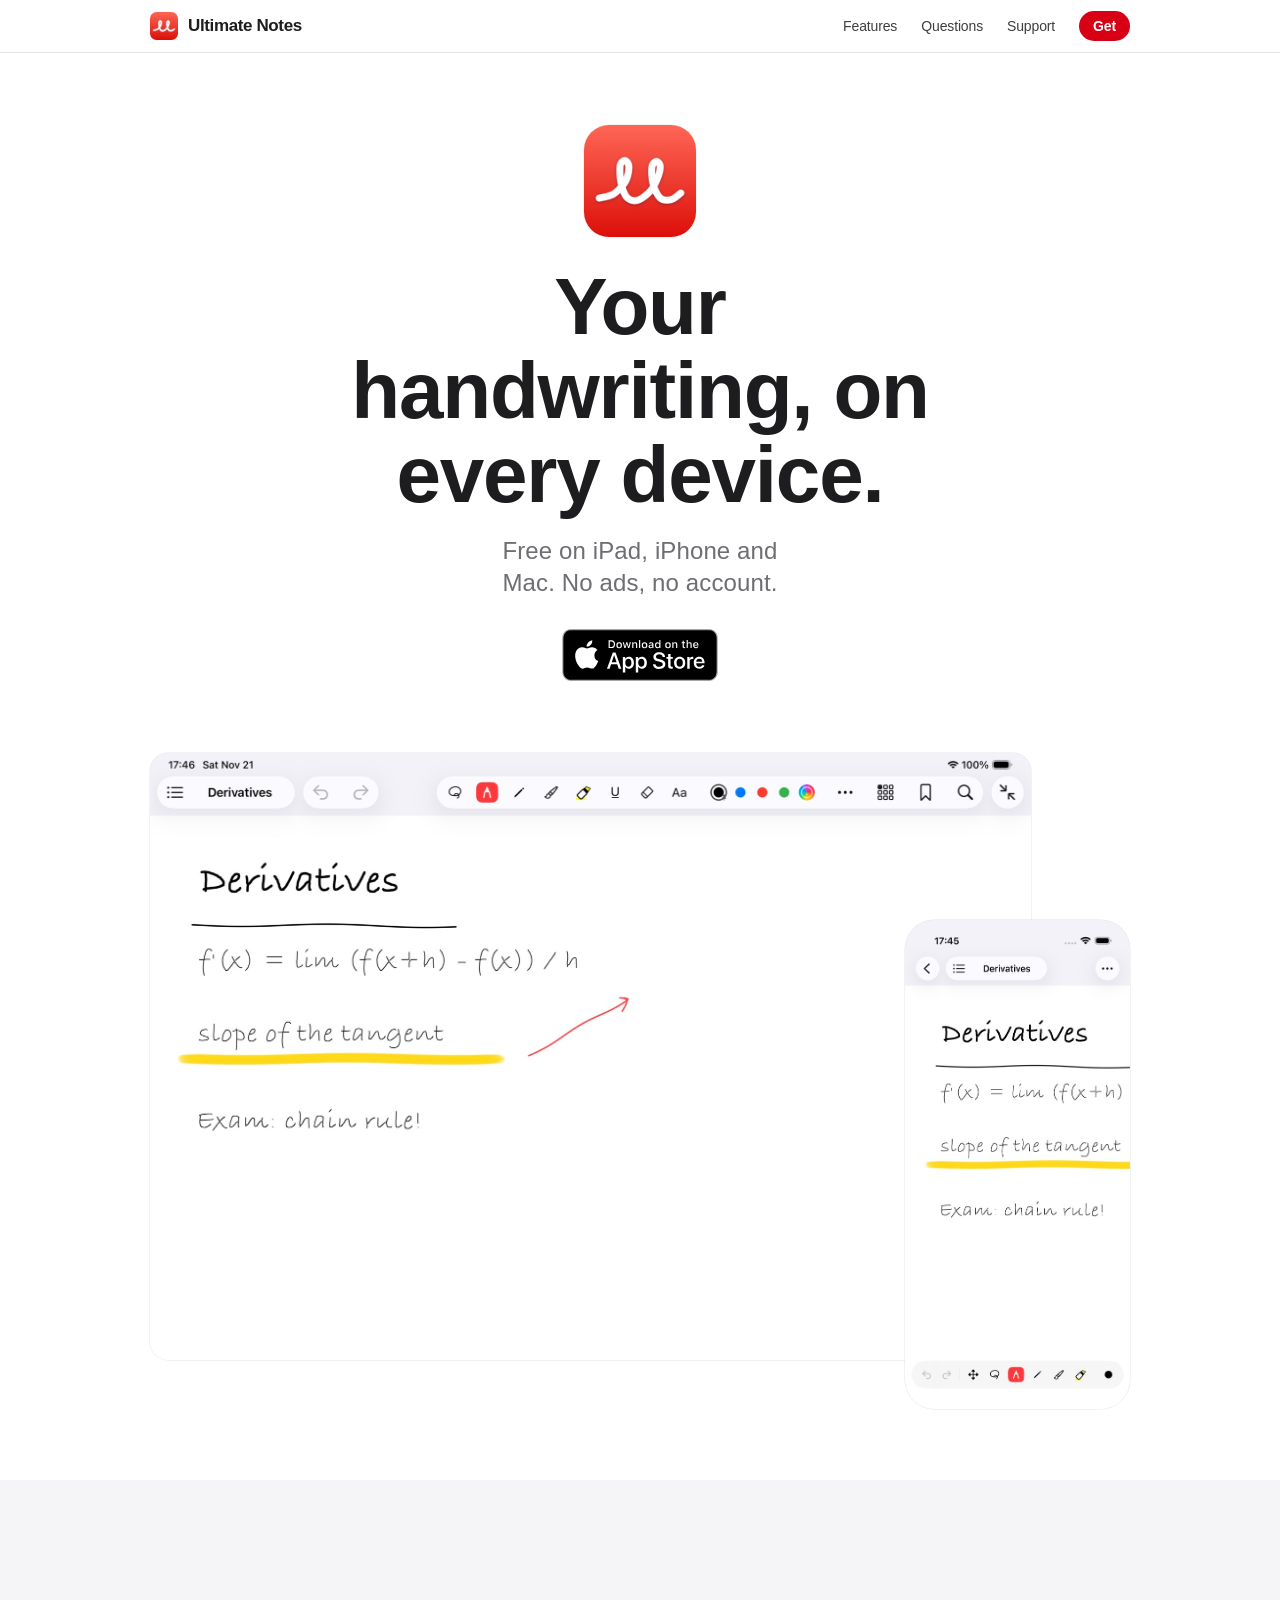
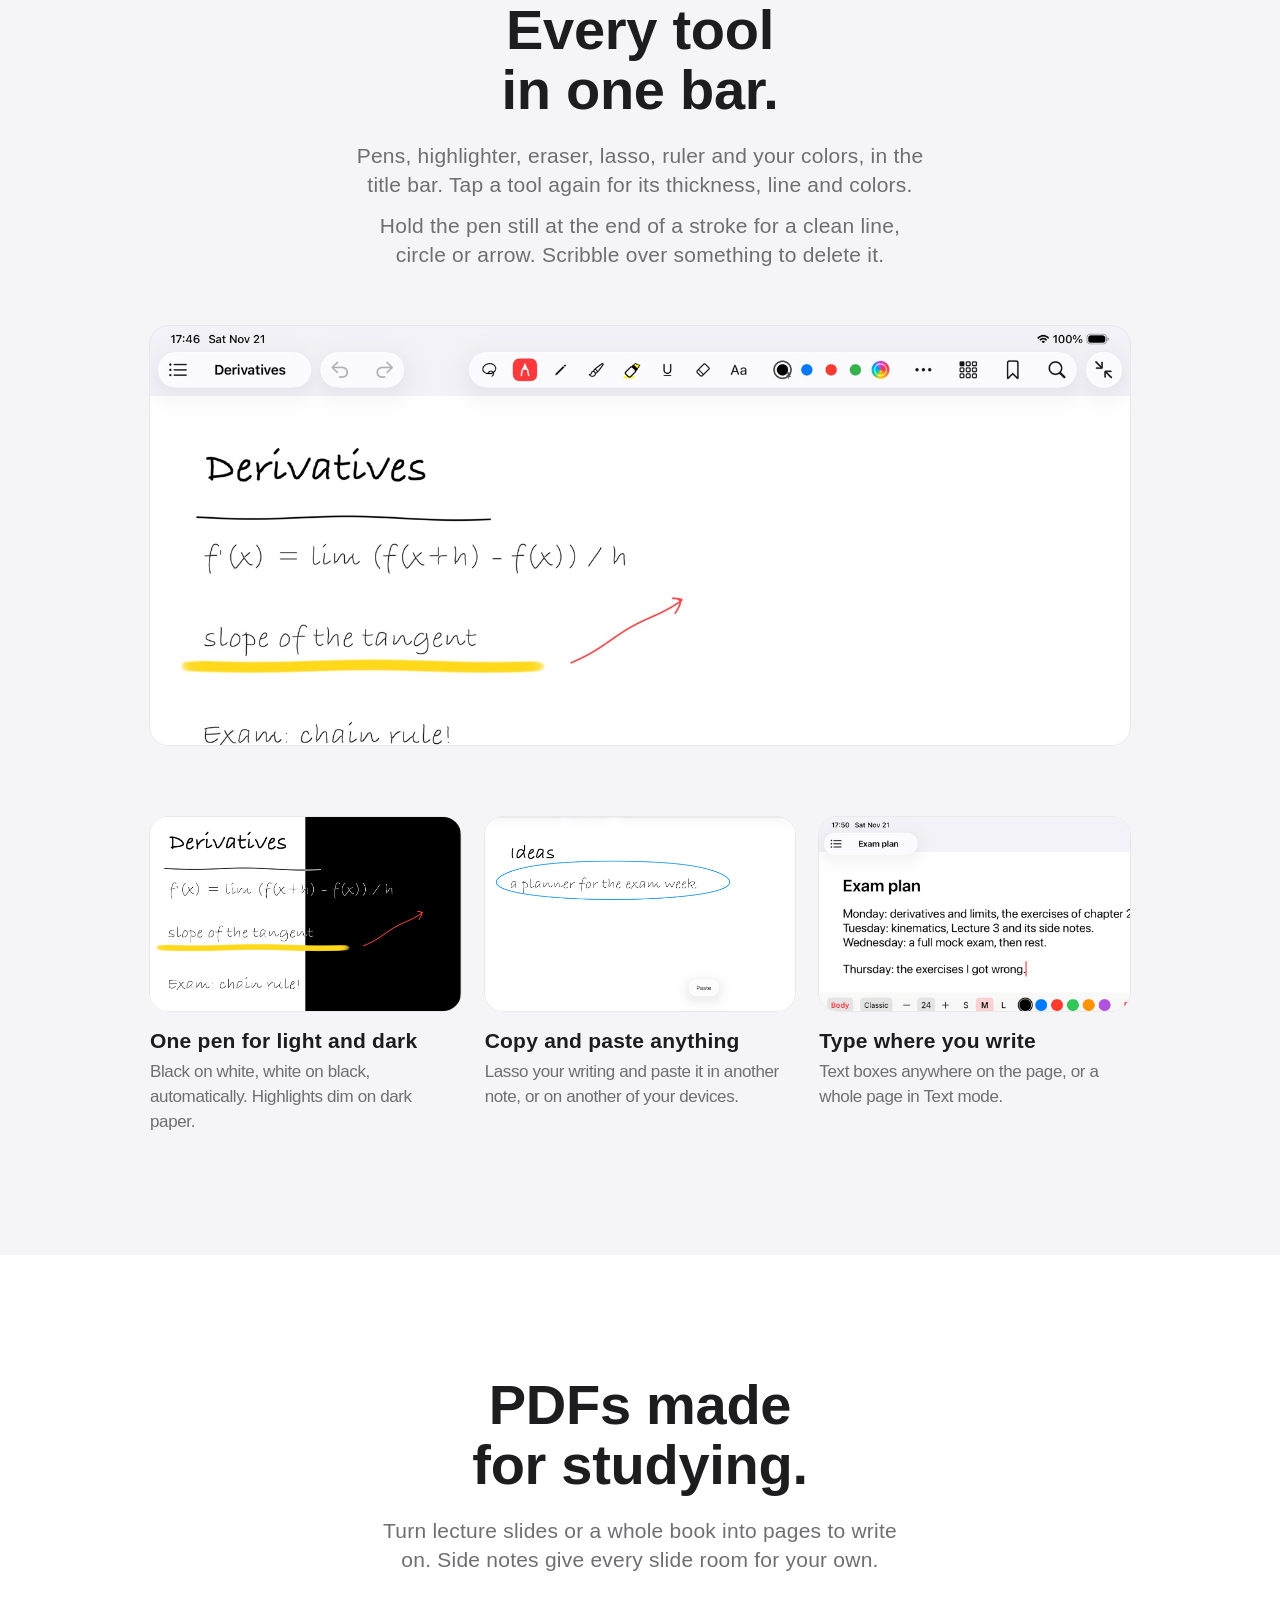
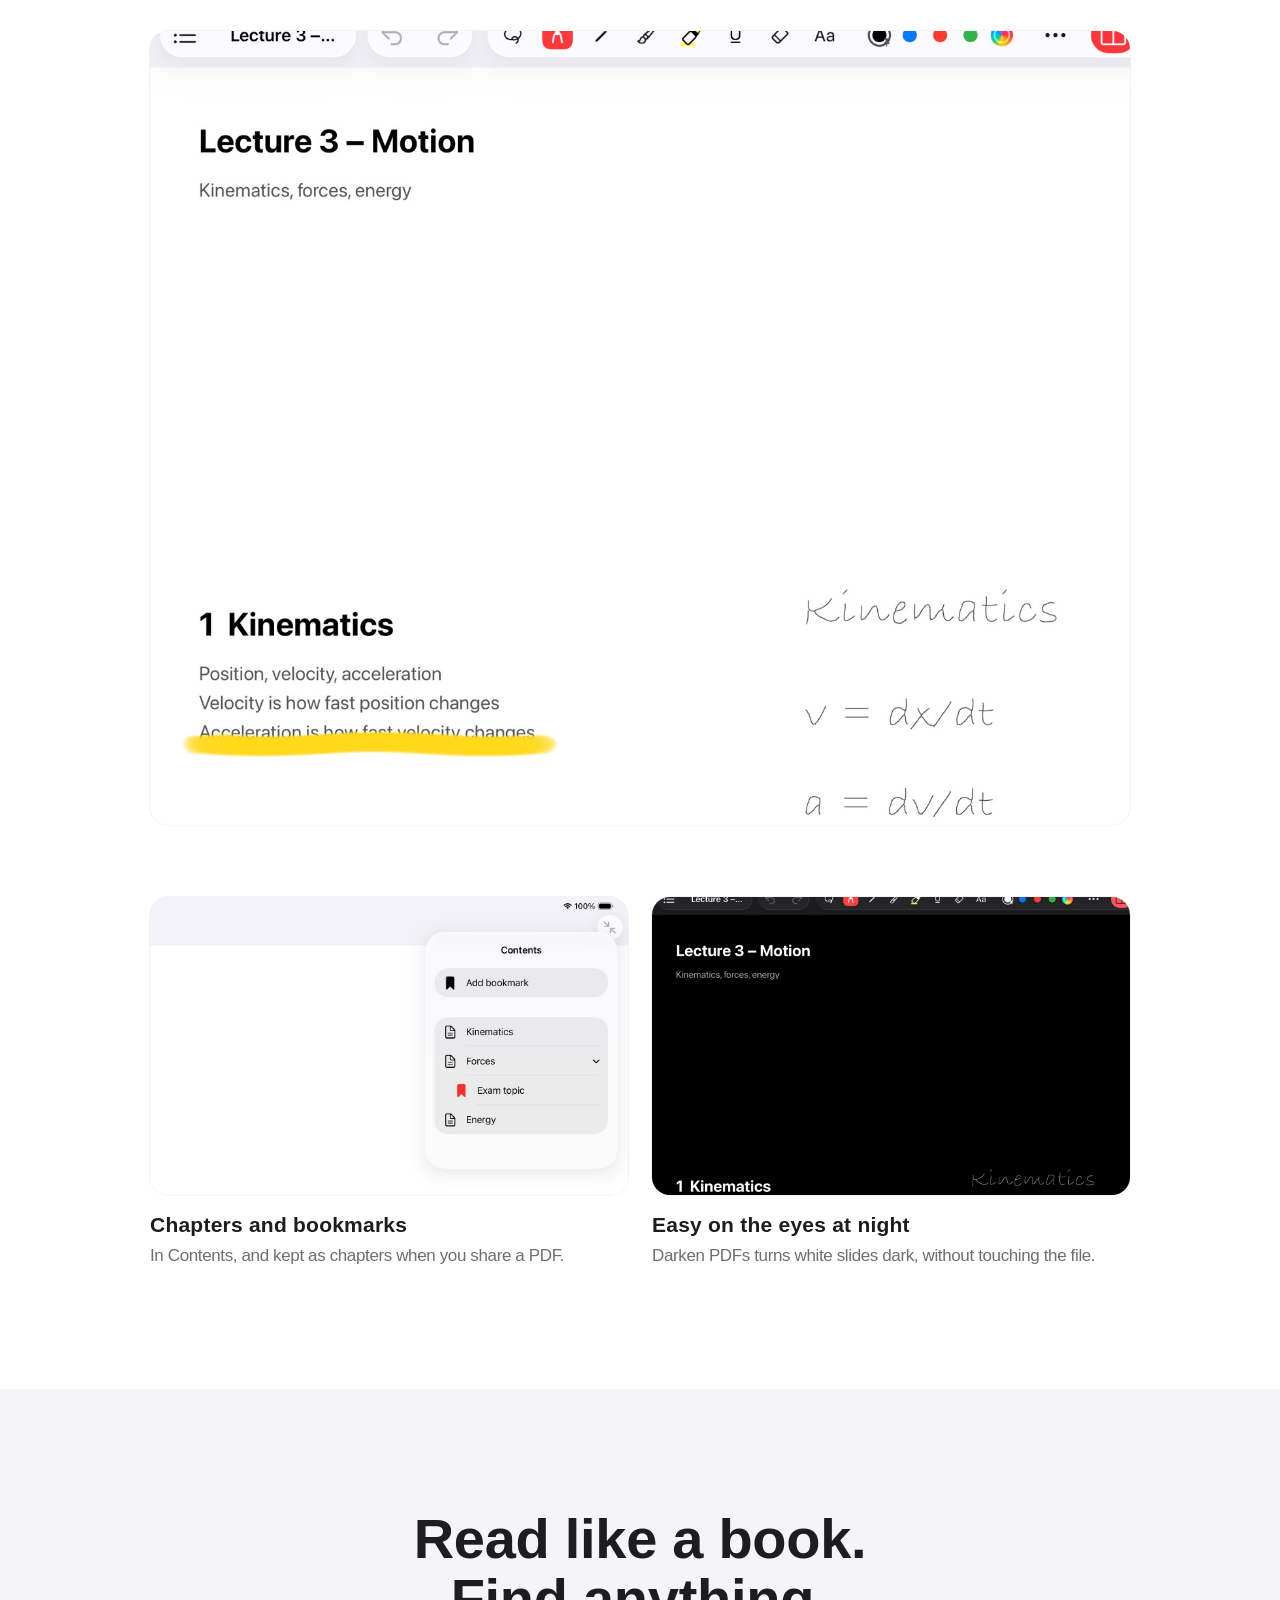
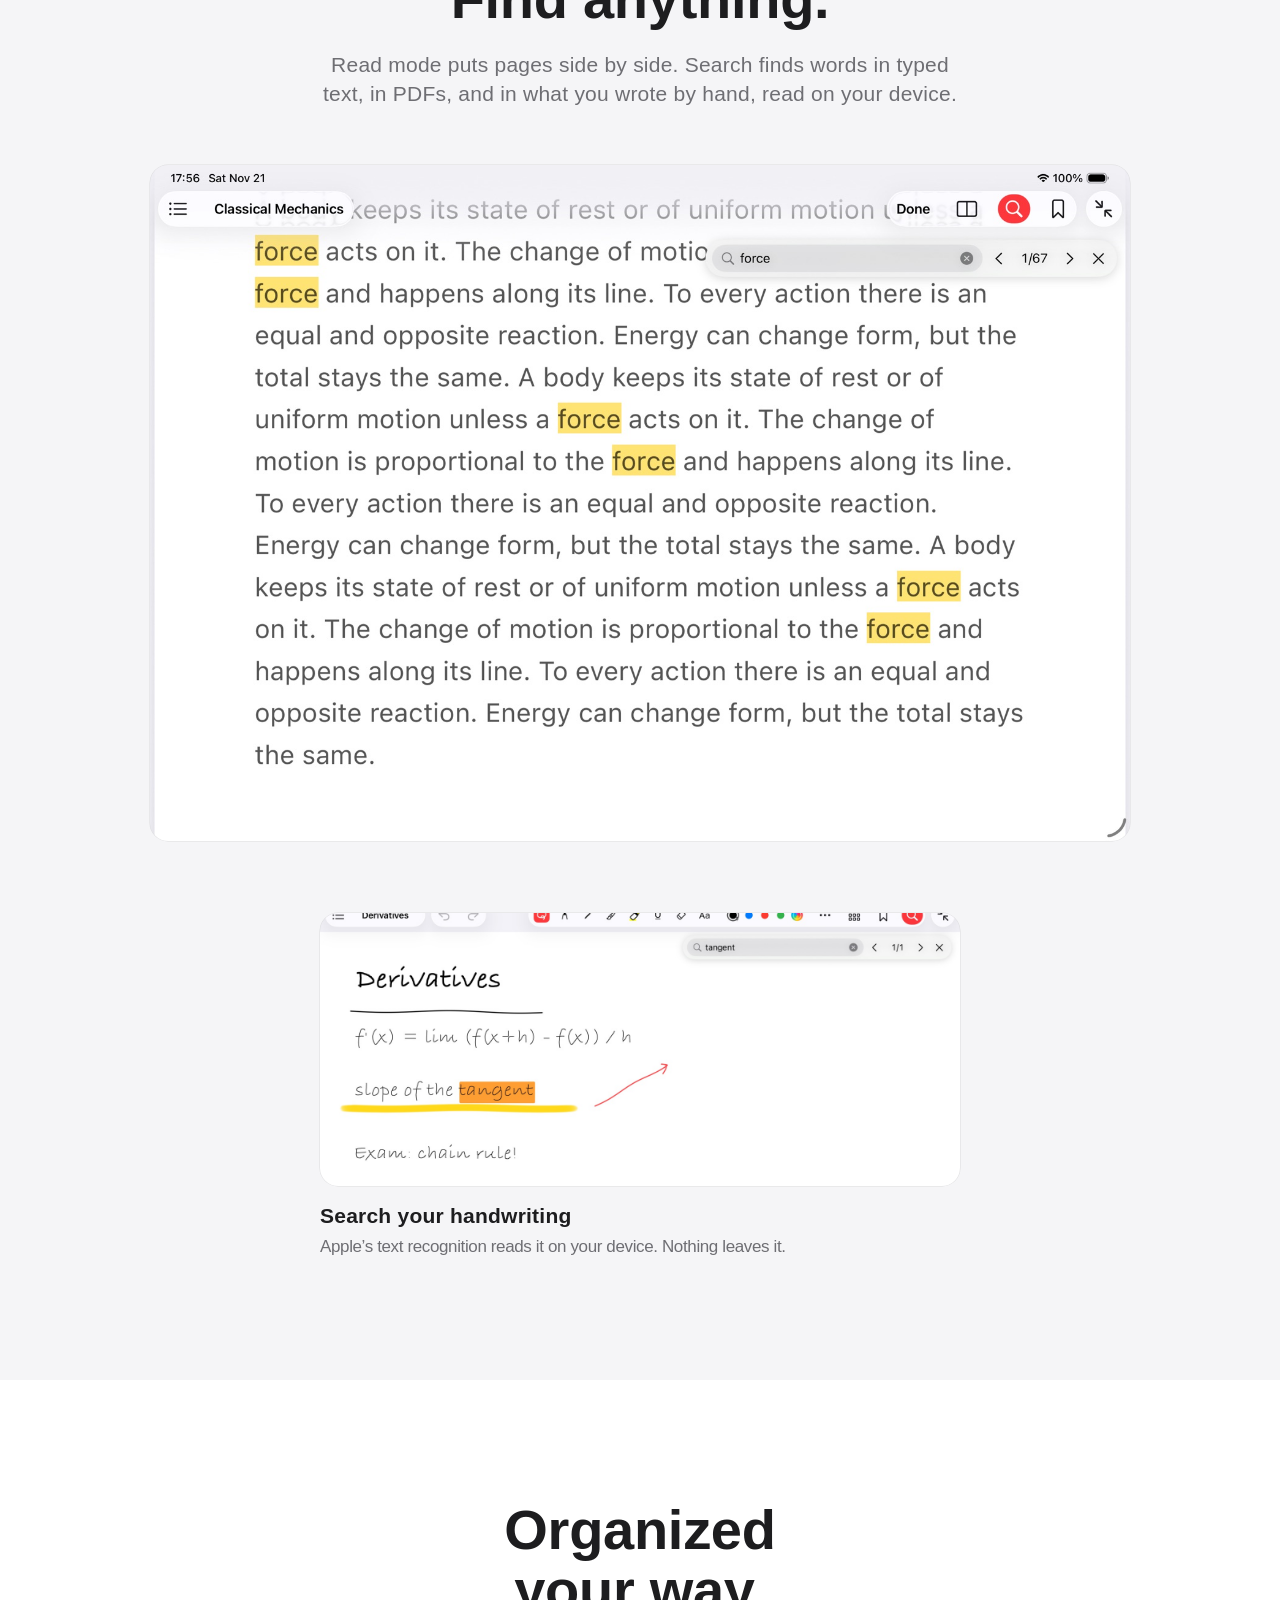
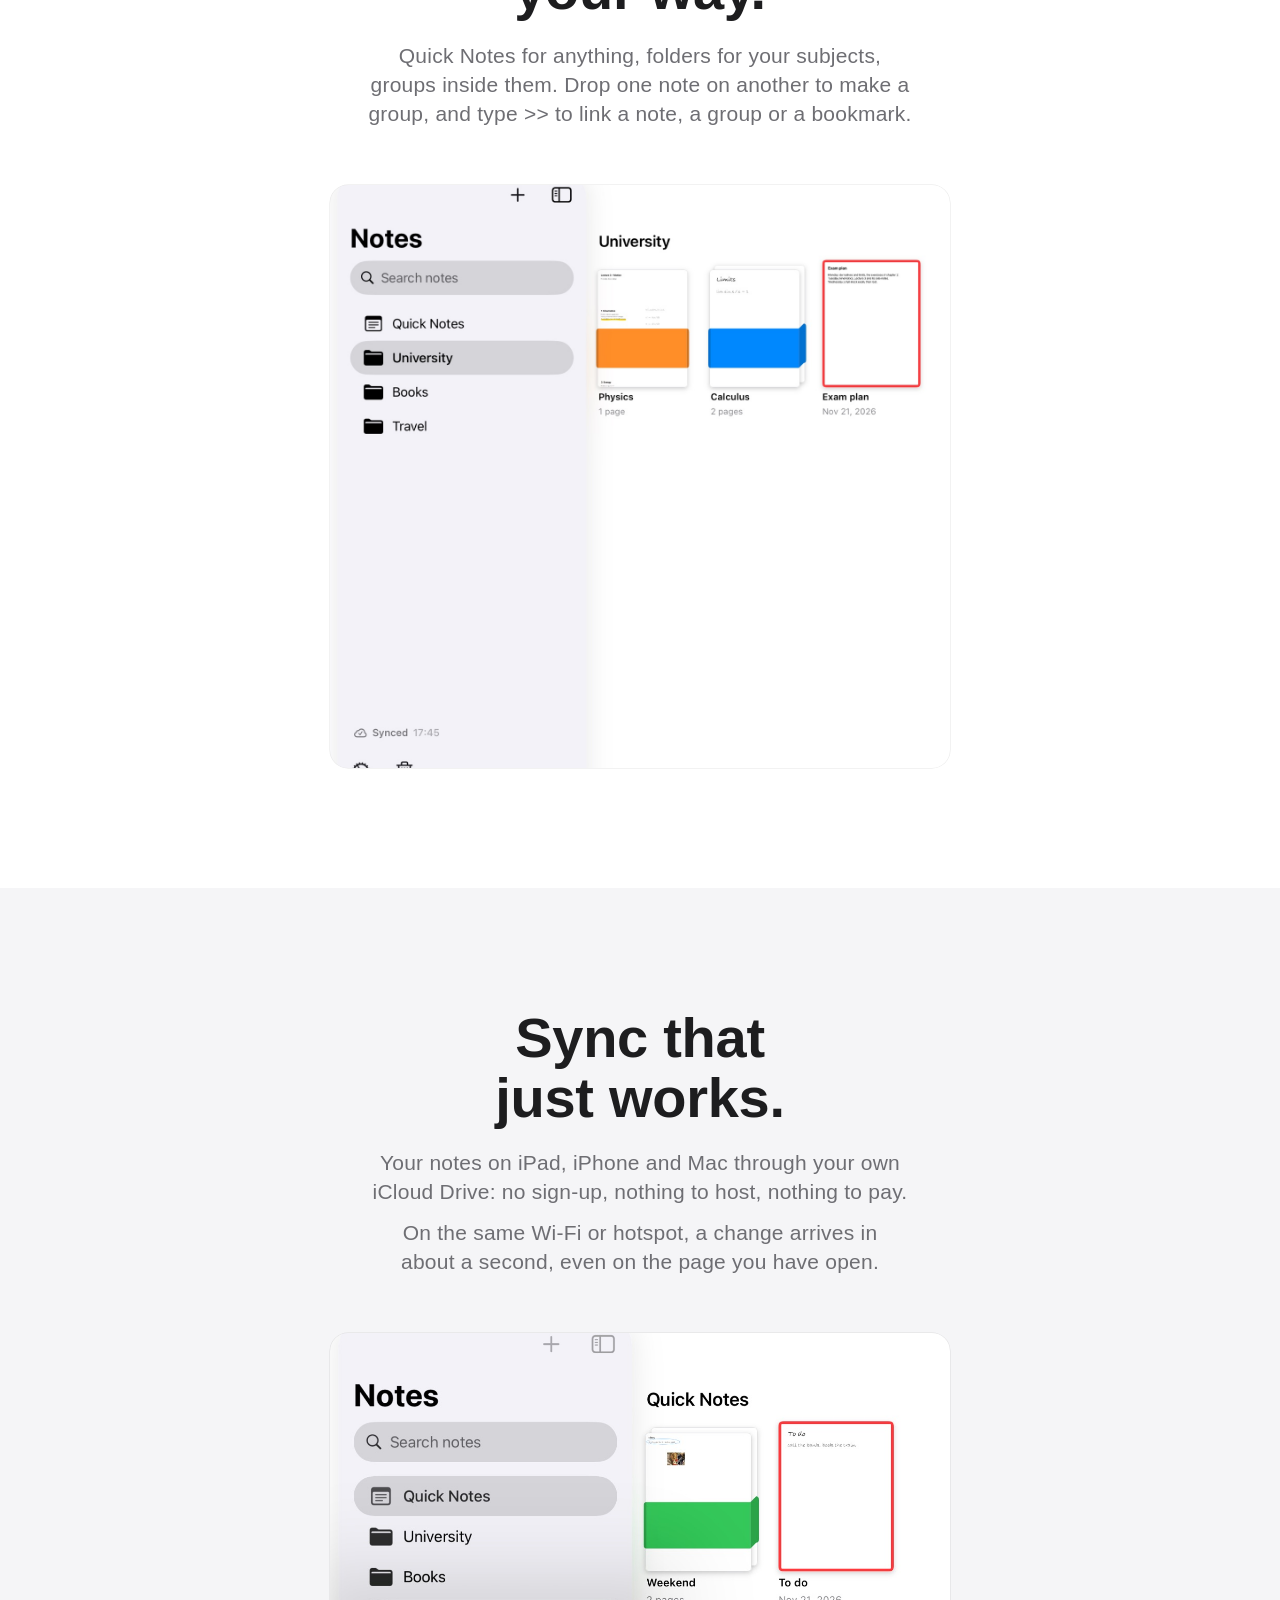
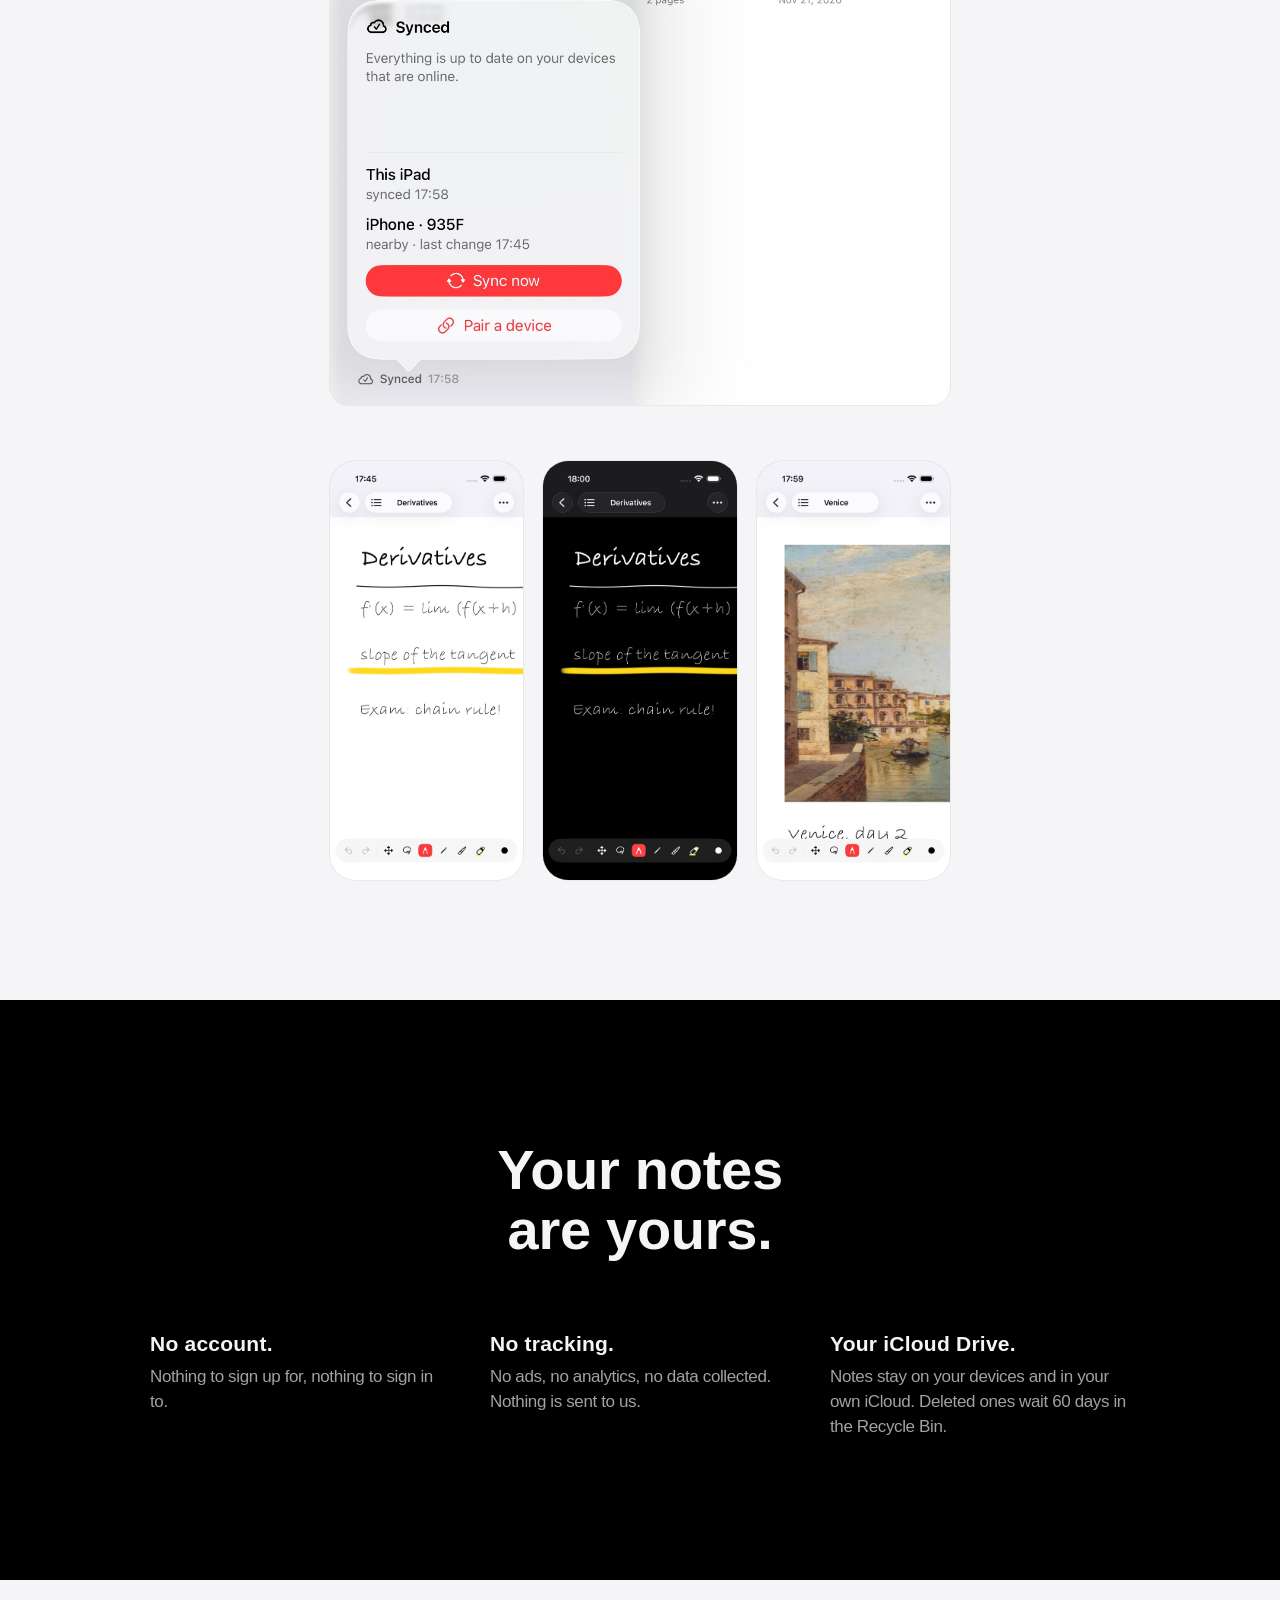
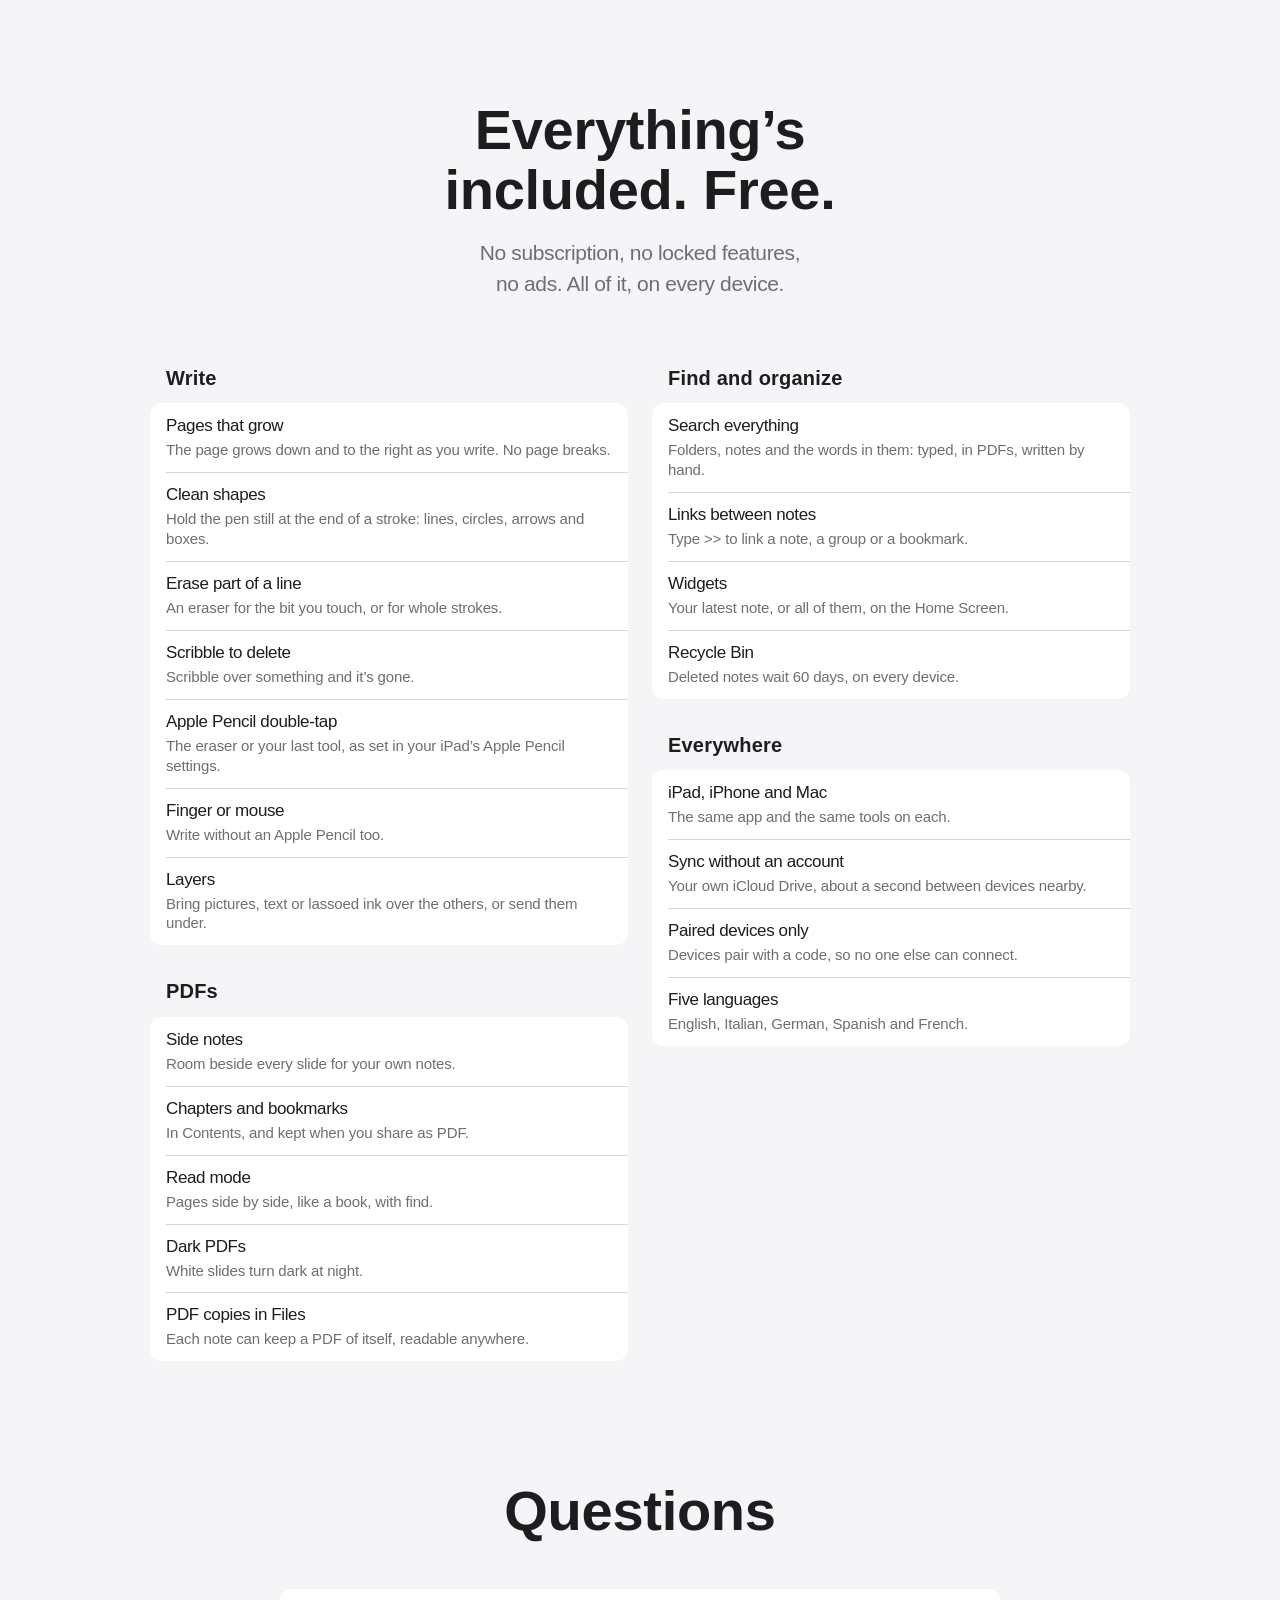
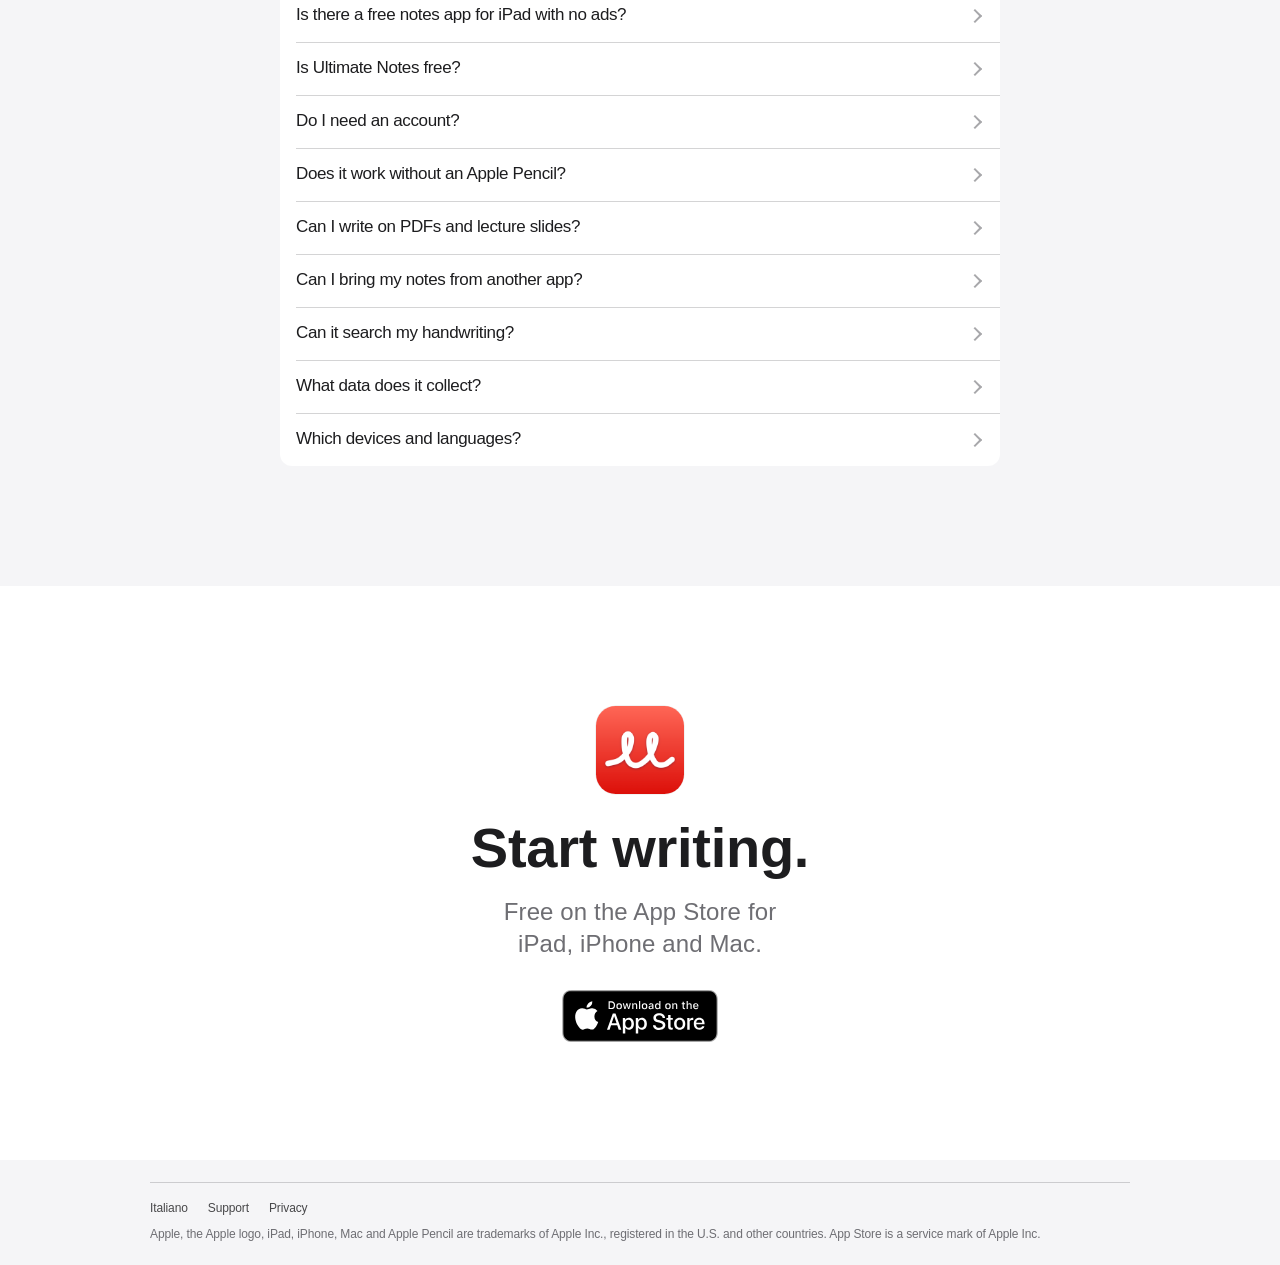
<file: index.html>
<!doctype html>
<html lang="en">
<head>
<meta charset="utf-8">
<meta name="viewport" content="width=device-width, initial-scale=1">
<title>Ultimate Notes: free handwritten notes for iPad, iPhone and Mac</title>
<meta name="description" content="Handwritten notes on iPad, iPhone and Mac. Search your handwriting, PDFs to study on, pages that grow as you write, live sync through your own iCloud Drive. Free, no ads, no account.">
<link rel="canonical" href="https://zxmc1100.github.io/ultimate-notes/">
<link rel="alternate" hreflang="en" href="https://zxmc1100.github.io/ultimate-notes/">
<link rel="alternate" hreflang="it" href="https://zxmc1100.github.io/ultimate-notes/it/">
<link rel="alternate" hreflang="x-default" href="https://zxmc1100.github.io/ultimate-notes/">
<meta name="apple-itunes-app" content="app-id=6821194922">
<meta name="theme-color" content="#ffffff" media="(prefers-color-scheme: light)">
<meta name="theme-color" content="#000000" media="(prefers-color-scheme: dark)">
<meta property="og:type" content="website">
<meta property="og:site_name" content="Ultimate Notes">
<meta property="og:title" content="Ultimate Notes: free handwritten notes for iPad, iPhone and Mac">
<meta property="og:description" content="Free, no ads, no account. PDFs to study on, handwriting search, sync through your own iCloud Drive.">
<meta property="og:image" content="https://zxmc1100.github.io/ultimate-notes/img/share-en.png">
<meta property="og:image:width" content="1200">
<meta property="og:image:height" content="630">
<meta property="og:url" content="https://zxmc1100.github.io/ultimate-notes/">
<meta name="twitter:card" content="summary_large_image">
<script type="application/ld+json">{"@context": "https://schema.org", "@type": "SoftwareApplication", "name": "Ultimate Notes", "description": "Free handwritten notes app for iPad, iPhone and Mac. No ads, no account, no subscription. PDFs to study on, handwriting search, sync through your own iCloud Drive.", "applicationCategory": "ProductivityApplication", "operatingSystem": "iPadOS 18, iOS 18, macOS 15", "url": "https://zxmc1100.github.io/ultimate-notes/", "downloadUrl": "https://apps.apple.com/app/id6821194922", "installUrl": "https://apps.apple.com/app/id6821194922", "image": "https://zxmc1100.github.io/ultimate-notes/icon.png", "screenshot": "https://zxmc1100.github.io/ultimate-notes/img/hero-ipad.jpg", "inLanguage": ["en", "it", "de", "es", "fr"], "isAccessibleForFree": true, "offers": {"@type": "Offer", "price": "0", "priceCurrency": "USD"}}</script>
<script type="application/ld+json">{"@context": "https://schema.org", "@type": "FAQPage", "mainEntity": [{"@type": "Question", "name": "Is there a free notes app for iPad with no ads?", "acceptedAnswer": {"@type": "Answer", "text": "Yes: Ultimate Notes is free on iPad, iPhone and Mac, with no ads, no subscription, no in-app purchases and no account. Handwriting, PDFs, search and sync are all included."}}, {"@type": "Question", "name": "Is Ultimate Notes free?", "acceptedAnswer": {"@type": "Answer", "text": "Yes. Every feature is included on iPad, iPhone and Mac: no subscription, no in-app purchases, no ads."}}, {"@type": "Question", "name": "Do I need an account?", "acceptedAnswer": {"@type": "Answer", "text": "No. There is nothing to sign up for. Your notes sync through your own iCloud Drive."}}, {"@type": "Question", "name": "Does it work without an Apple Pencil?", "acceptedAnswer": {"@type": "Answer", "text": "Yes. Write and draw with a finger on iPad and iPhone, or with the mouse or trackpad on Mac."}}, {"@type": "Question", "name": "Can I write on PDFs and lecture slides?", "acceptedAnswer": {"@type": "Answer", "text": "Yes. Import a PDF or a book and write on its pages, with room beside each slide for side notes. Share as PDF keeps chapters and bookmarks."}}, {"@type": "Question", "name": "Can I bring my notes from another app?", "acceptedAnswer": {"@type": "Answer", "text": "Export them as PDF from the app you use now and import the PDF into Ultimate Notes: you can keep writing on every page."}}, {"@type": "Question", "name": "Can it search my handwriting?", "acceptedAnswer": {"@type": "Answer", "text": "Yes. Search finds words you wrote by hand, in typed text and in PDFs. Handwriting is read on your device; nothing leaves it."}}, {"@type": "Question", "name": "What data does it collect?", "acceptedAnswer": {"@type": "Answer", "text": "None. No tracking, no analytics, nothing sent to us. Your notes stay on your devices and in your iCloud Drive."}}, {"@type": "Question", "name": "Which devices and languages?", "acceptedAnswer": {"@type": "Answer", "text": "iPad and iPhone with iPadOS or iOS 18 or later, and Mac with macOS 15 or later. The app is in English, Italian, German, Spanish and French."}}]}</script>
<link rel="stylesheet" href="style.css">
<link rel="icon" href="icon.png">
<link rel="apple-touch-icon" href="icon.png">
</head>
<body class="home">
<nav class="bar" aria-label="Ultimate Notes">
  <div class="bar-inner">
    <a class="name" href="index.html"><img src="icon.png" alt="">Ultimate Notes</a>
    <div class="links">
      <a href="#features">Features</a>
      <a href="#questions">Questions</a>
      <a href="support.html">Support</a>
      <a class="get" href="https://apps.apple.com/app/id6821194922">Get</a>
    </div>
  </div>
</nav>

<header class="hero">
  <img class="app-icon" src="icon.png" alt="" width="112" height="112">
  <h1>Your handwriting, on every device.</h1>
  <p class="sub">Free on iPad, iPhone and Mac. No ads, no account.</p>
  <a class="badge" href="https://apps.apple.com/app/id6821194922"><picture><source srcset="img/app-store-white-en-us.svg" media="(prefers-color-scheme: dark)"><img src="img/app-store-black-en-us.svg" alt="Download on the App Store" width="156" height="52"></picture></a>
  <div class="devices">
    <img class="shot" src="img/hero-ipad.jpg" alt="A handwritten note about derivatives on iPad">
    <img class="shot phone" src="img/hero-phone.jpg" alt="The same note on iPhone">
  </div>
</header>

<section class="chapter alt">
  <div class="inner">
    <h2>Every tool in one bar.</h2>
    <div class="copy"><p>Pens, highlighter, eraser, lasso, ruler and your colors, in the title bar. Tap a tool again for its thickness, line and colors.</p><p>Hold the pen still at the end of a stroke for a clean line, circle or arrow. Scribble over something to delete it.</p></div>
    <img class="shot hero-shot" src="img/bar.jpg" alt="The pen bar over a handwritten note" loading="lazy">
    <div class="tiles n3"><figure><div class="pics split"><img class="shot" src="img/ink-light.jpg" alt="" loading="lazy"><img class="shot" src="img/ink-dark.jpg" alt="" loading="lazy"></div><figcaption><h3>One pen for light and dark</h3><p>Black on white, white on black, automatically. Highlights dim on dark paper.</p></figcaption></figure><figure><div class="pics"><img class="shot" src="img/paste.jpg" alt="" loading="lazy"></div><figcaption><h3>Copy and paste anything</h3><p>Lasso your writing and paste it in another note, or on another of your devices.</p></figcaption></figure><figure><div class="pics"><img class="shot" src="img/text.jpg" alt="" loading="lazy"></div><figcaption><h3>Type where you write</h3><p>Text boxes anywhere on the page, or a whole page in Text mode.</p></figcaption></figure></div>
  </div>
</section>
<section class="chapter">
  <div class="inner">
    <h2>PDFs made for studying.</h2>
    <div class="copy"><p>Turn lecture slides or a whole book into pages to write on. Side notes give every slide room for your own.</p></div>
    <img class="shot hero-shot" src="img/pdf-side.jpg" alt="A lecture PDF with handwritten side notes" loading="lazy">
    <div class="tiles n2"><figure><div class="pics"><img class="shot" src="img/pdf-contents.jpg" alt="" loading="lazy"></div><figcaption><h3>Chapters and bookmarks</h3><p>In Contents, and kept as chapters when you share a PDF.</p></figcaption></figure><figure><div class="pics"><img class="shot" src="img/pdf-dark.jpg" alt="" loading="lazy"></div><figcaption><h3>Easy on the eyes at night</h3><p>Darken PDFs turns white slides dark, without touching the file.</p></figcaption></figure></div>
  </div>
</section>
<section class="chapter alt">
  <div class="inner">
    <h2>Read like a book. Find anything.</h2>
    <div class="copy"><p>Read mode puts pages side by side. Search finds words in typed text, in PDFs, and in what you wrote by hand, read on your device.</p></div>
    <img class="shot hero-shot" src="img/read-find.jpg" alt="Read mode with the found words marked" loading="lazy">
    <div class="tiles n1"><figure><div class="pics"><img class="shot" src="img/find-handwriting.jpg" alt="" loading="lazy"></div><figcaption><h3>Search your handwriting</h3><p>Apple’s text recognition reads it on your device. Nothing leaves it.</p></figcaption></figure></div>
  </div>
</section>
<section class="chapter">
  <div class="inner">
    <h2>Organized your way.</h2>
    <div class="copy"><p>Quick Notes for anything, folders for your subjects, groups inside them. Drop one note on another to make a group, and type &gt;&gt; to link a note, a group or a bookmark.</p></div>
    <img class="shot hero-shot narrow" src="img/organize.jpg" alt="Folders and groups of notes" loading="lazy">
  </div>
</section>
<section class="chapter alt">
  <div class="inner">
    <h2>Sync that just works.</h2>
    <div class="copy"><p>Your notes on iPad, iPhone and Mac through your own iCloud Drive: no sign-up, nothing to host, nothing to pay.</p><p>On the same Wi‑Fi or hotspot, a change arrives in about a second, even on the page you have open.</p></div>
    <img class="shot hero-shot narrow" src="img/sync.jpg" alt="The sync panel listing an iPhone nearby" loading="lazy">
    <div class="phones"><img class="shot phone" src="img/hero-phone.jpg" alt="A note on iPhone" loading="lazy"><img class="shot phone" src="img/phone-dark.jpg" alt="The same note in dark mode on iPhone" loading="lazy"><img class="shot phone" src="img/phone-venice.jpg" alt="A photo with a handwritten caption on iPhone" loading="lazy"></div>
  </div>
</section>

<section class="private">
  <div class="inner">
    <h2>Your notes are yours.</h2>
    <div class="columns"><div><h3>No account.</h3><p>Nothing to sign up for, nothing to sign in to.</p></div><div><h3>No tracking.</h3><p>No ads, no analytics, no data collected. Nothing is sent to us.</p></div><div><h3>Your iCloud Drive.</h3><p>Notes stay on your devices and in your own iCloud. Deleted ones wait 60 days in the Recycle Bin.</p></div></div>
  </div>
</section>

<section class="included" id="features">
  <div class="inner">
    <h2>Everything’s included. Free.</h2>
    <p class="lead">No subscription, no locked features, no ads. All of it, on every device.</p>
    <div class="groups"><div class="group"><h3>Write</h3><ul><li><strong>Pages that grow</strong><span>The page grows down and to the right as you write. No page breaks.</span></li><li><strong>Clean shapes</strong><span>Hold the pen still at the end of a stroke: lines, circles, arrows and boxes.</span></li><li><strong>Erase part of a line</strong><span>An eraser for the bit you touch, or for whole strokes.</span></li><li><strong>Scribble to delete</strong><span>Scribble over something and it’s gone.</span></li><li><strong>Apple Pencil double-tap</strong><span>The eraser or your last tool, as set in your iPad’s Apple Pencil settings.</span></li><li><strong>Finger or mouse</strong><span>Write without an Apple Pencil too.</span></li><li><strong>Layers</strong><span>Bring pictures, text or lassoed ink over the others, or send them under.</span></li></ul></div><div class="group"><h3>PDFs</h3><ul><li><strong>Side notes</strong><span>Room beside every slide for your own notes.</span></li><li><strong>Chapters and bookmarks</strong><span>In Contents, and kept when you share as PDF.</span></li><li><strong>Read mode</strong><span>Pages side by side, like a book, with find.</span></li><li><strong>Dark PDFs</strong><span>White slides turn dark at night.</span></li><li><strong>PDF copies in Files</strong><span>Each note can keep a PDF of itself, readable anywhere.</span></li></ul></div><div class="group"><h3>Find and organize</h3><ul><li><strong>Search everything</strong><span>Folders, notes and the words in them: typed, in PDFs, written by hand.</span></li><li><strong>Links between notes</strong><span>Type &gt;&gt; to link a note, a group or a bookmark.</span></li><li><strong>Widgets</strong><span>Your latest note, or all of them, on the Home Screen.</span></li><li><strong>Recycle Bin</strong><span>Deleted notes wait 60 days, on every device.</span></li></ul></div><div class="group"><h3>Everywhere</h3><ul><li><strong>iPad, iPhone and Mac</strong><span>The same app and the same tools on each.</span></li><li><strong>Sync without an account</strong><span>Your own iCloud Drive, about a second between devices nearby.</span></li><li><strong>Paired devices only</strong><span>Devices pair with a code, so no one else can connect.</span></li><li><strong>Five languages</strong><span>English, Italian, German, Spanish and French.</span></li></ul></div></div>
  </div>
</section>

<section class="questions" id="questions">
  <div class="inner">
    <h2>Questions</h2>
    <div class="faq"><details><summary>Is there a free notes app for iPad with no ads?</summary><p>Yes: Ultimate Notes is free on iPad, iPhone and Mac, with no ads, no subscription, no in-app purchases and no account. Handwriting, PDFs, search and sync are all included.</p></details><details><summary>Is Ultimate Notes free?</summary><p>Yes. Every feature is included on iPad, iPhone and Mac: no subscription, no in-app purchases, no ads.</p></details><details><summary>Do I need an account?</summary><p>No. There is nothing to sign up for. Your notes sync through your own iCloud Drive.</p></details><details><summary>Does it work without an Apple Pencil?</summary><p>Yes. Write and draw with a finger on iPad and iPhone, or with the mouse or trackpad on Mac.</p></details><details><summary>Can I write on PDFs and lecture slides?</summary><p>Yes. Import a PDF or a book and write on its pages, with room beside each slide for side notes. Share as PDF keeps chapters and bookmarks.</p></details><details><summary>Can I bring my notes from another app?</summary><p>Export them as PDF from the app you use now and import the PDF into Ultimate Notes: you can keep writing on every page.</p></details><details><summary>Can it search my handwriting?</summary><p>Yes. Search finds words you wrote by hand, in typed text and in PDFs. Handwriting is read on your device; nothing leaves it.</p></details><details><summary>What data does it collect?</summary><p>None. No tracking, no analytics, nothing sent to us. Your notes stay on your devices and in your iCloud Drive.</p></details><details><summary>Which devices and languages?</summary><p>iPad and iPhone with iPadOS or iOS 18 or later, and Mac with macOS 15 or later. The app is in English, Italian, German, Spanish and French.</p></details></div>
  </div>
</section>

<section class="end">
  <img class="app-icon" src="icon.png" alt="" width="88" height="88" loading="lazy">
  <h2>Start writing.</h2>
  <p class="sub">Free on the App Store for iPad, iPhone and Mac.</p>
  <a class="badge" href="https://apps.apple.com/app/id6821194922"><picture><source srcset="img/app-store-white-en-us.svg" media="(prefers-color-scheme: dark)"><img src="img/app-store-black-en-us.svg" alt="Download on the App Store" width="156" height="52"></picture></a>
</section>

<footer class="foot">
  <div class="inner">
    <nav>
      <a href="it/" hreflang="it">Italiano</a>
      <a href="support.html">Support</a>
      <a href="privacy.html">Privacy</a>
    </nav>
    <p>Apple, the Apple logo, iPad, iPhone, Mac and Apple Pencil are trademarks of Apple Inc., registered in the U.S. and other countries. App Store is a service mark of Apple Inc.</p>
  </div>
</footer>
</body>
</html>
</file>
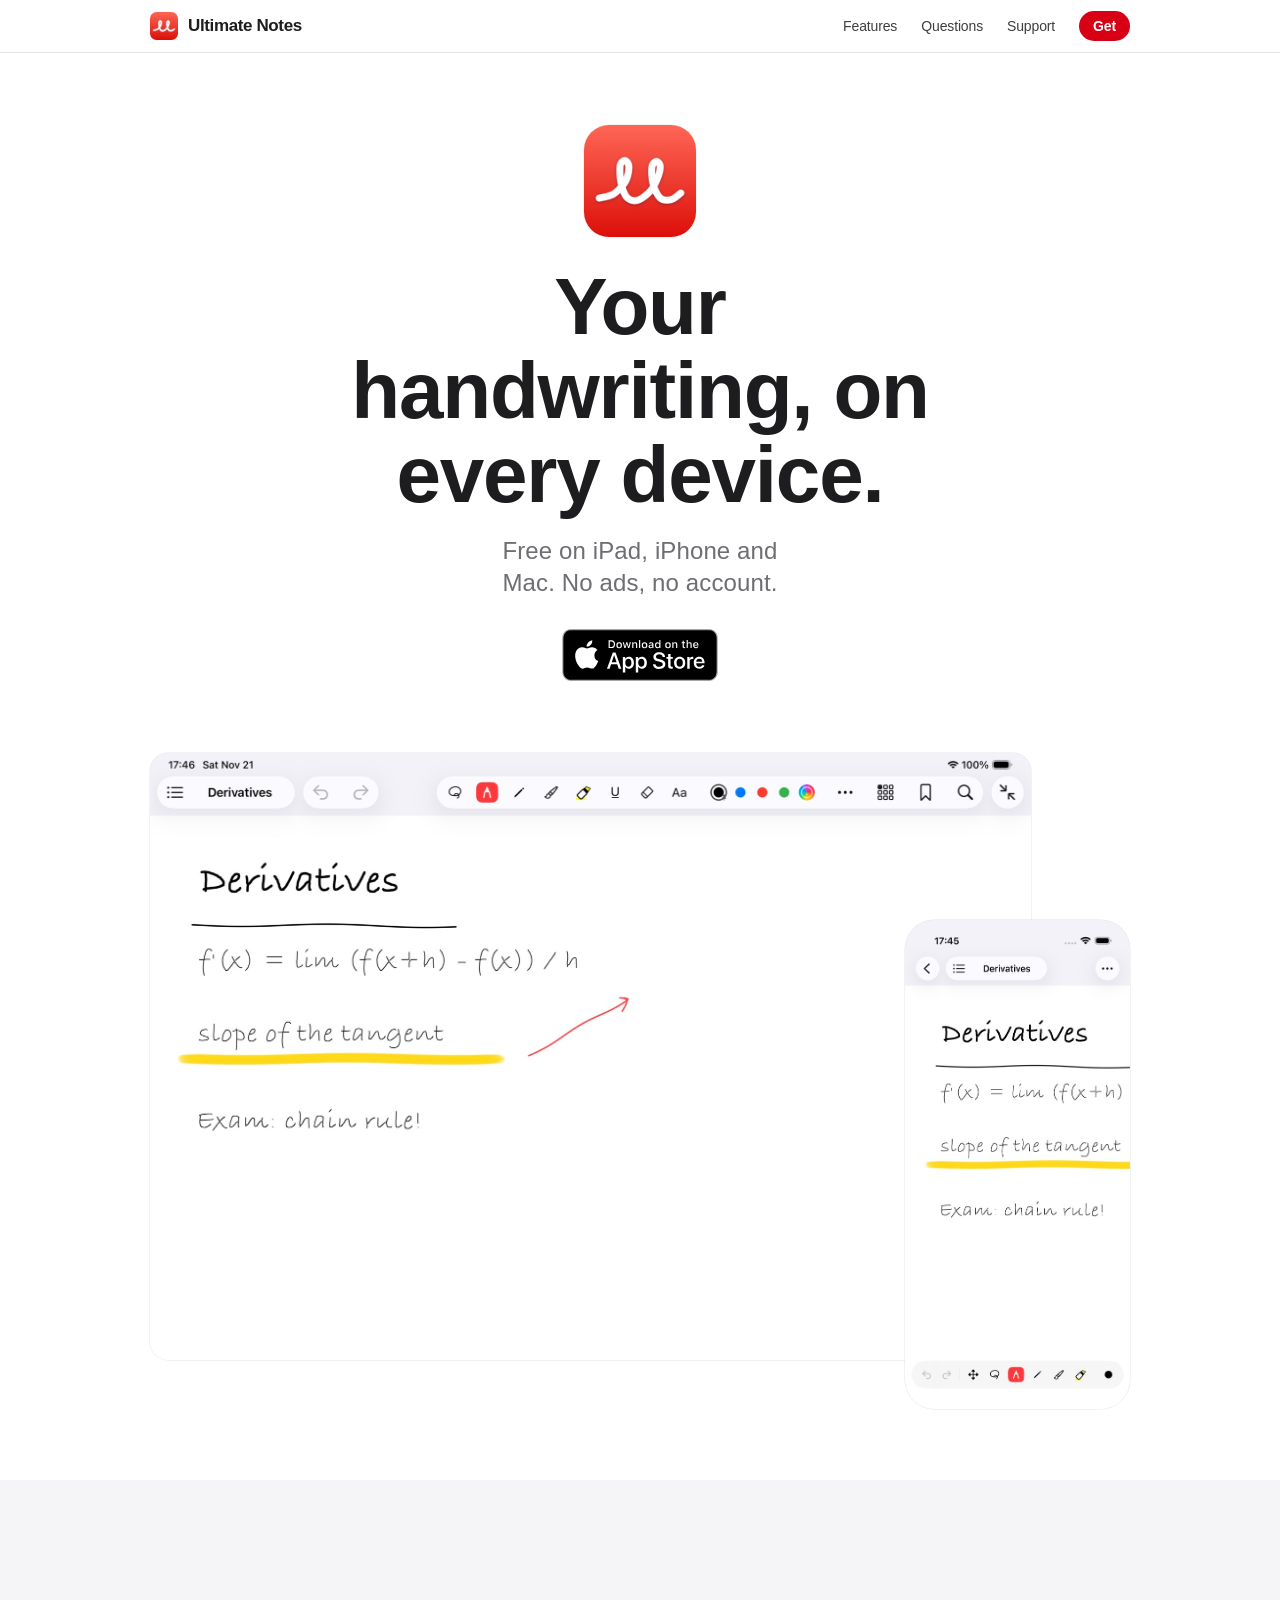
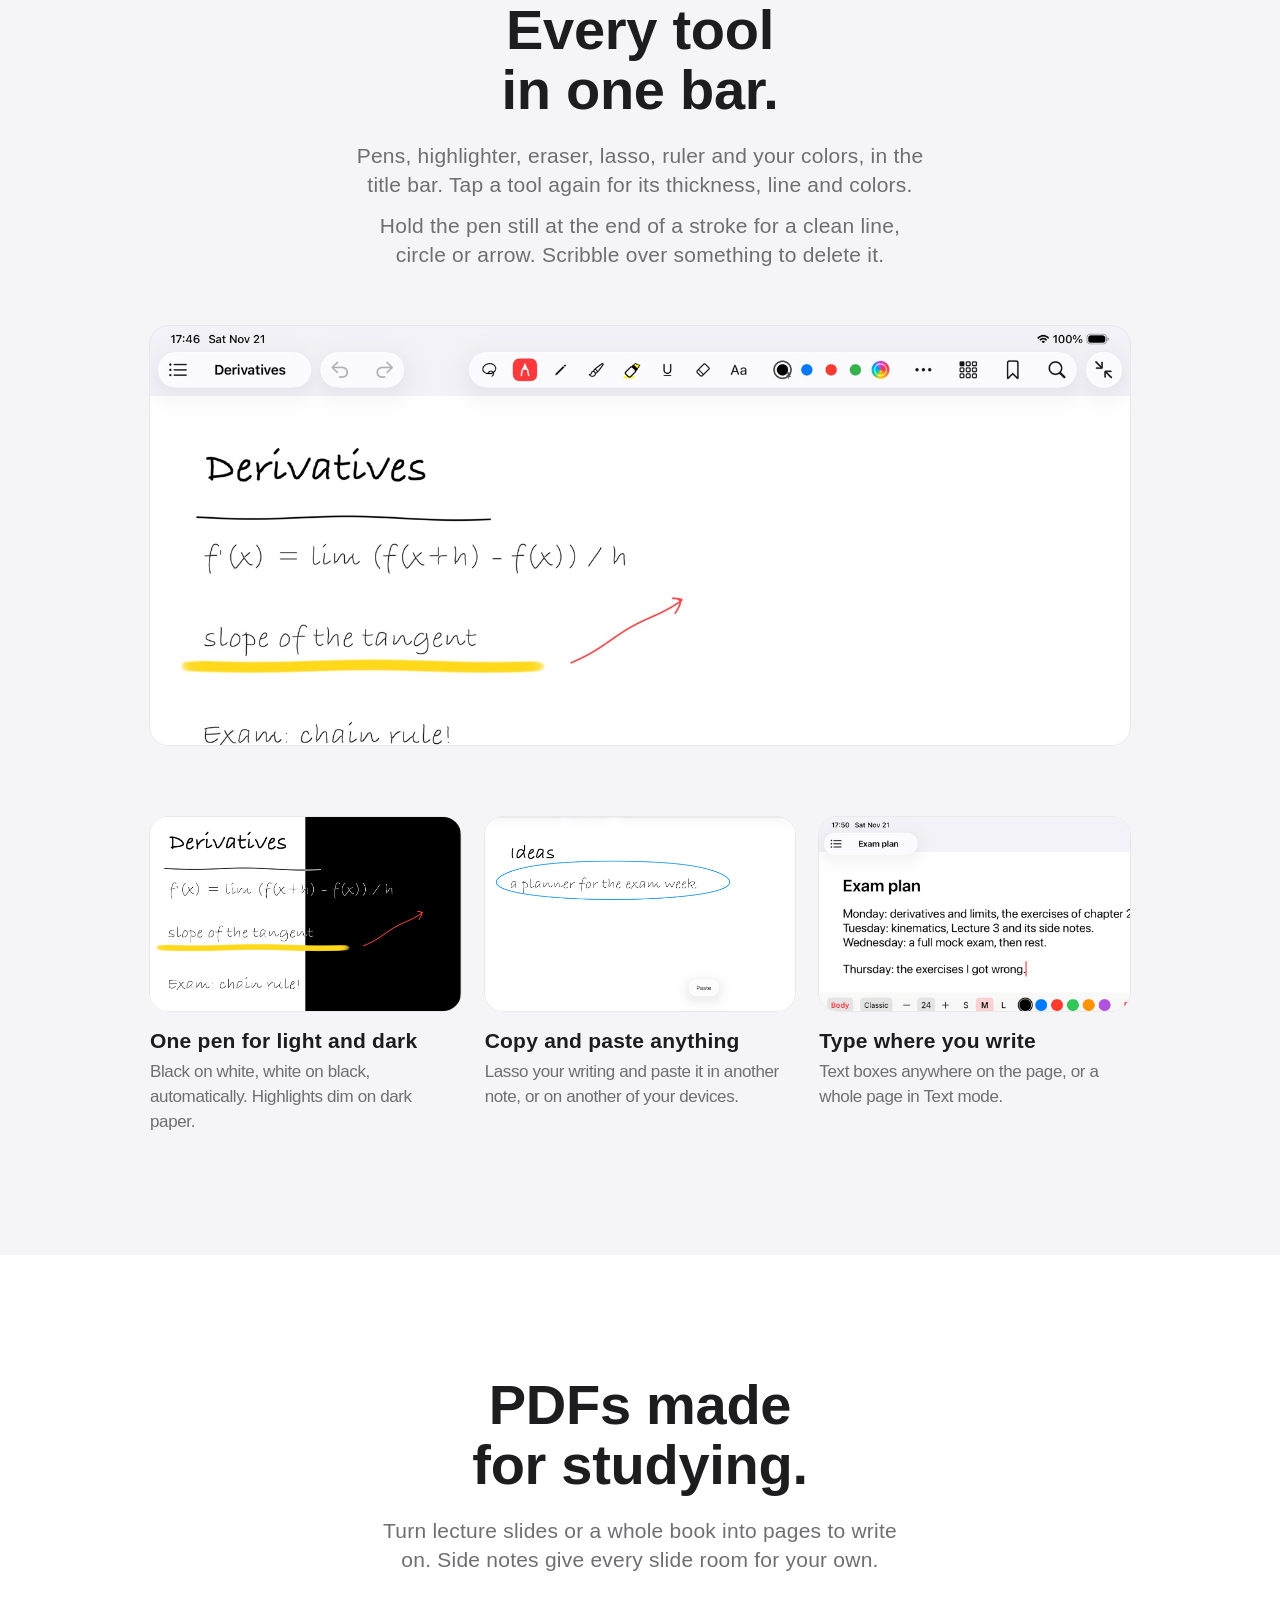
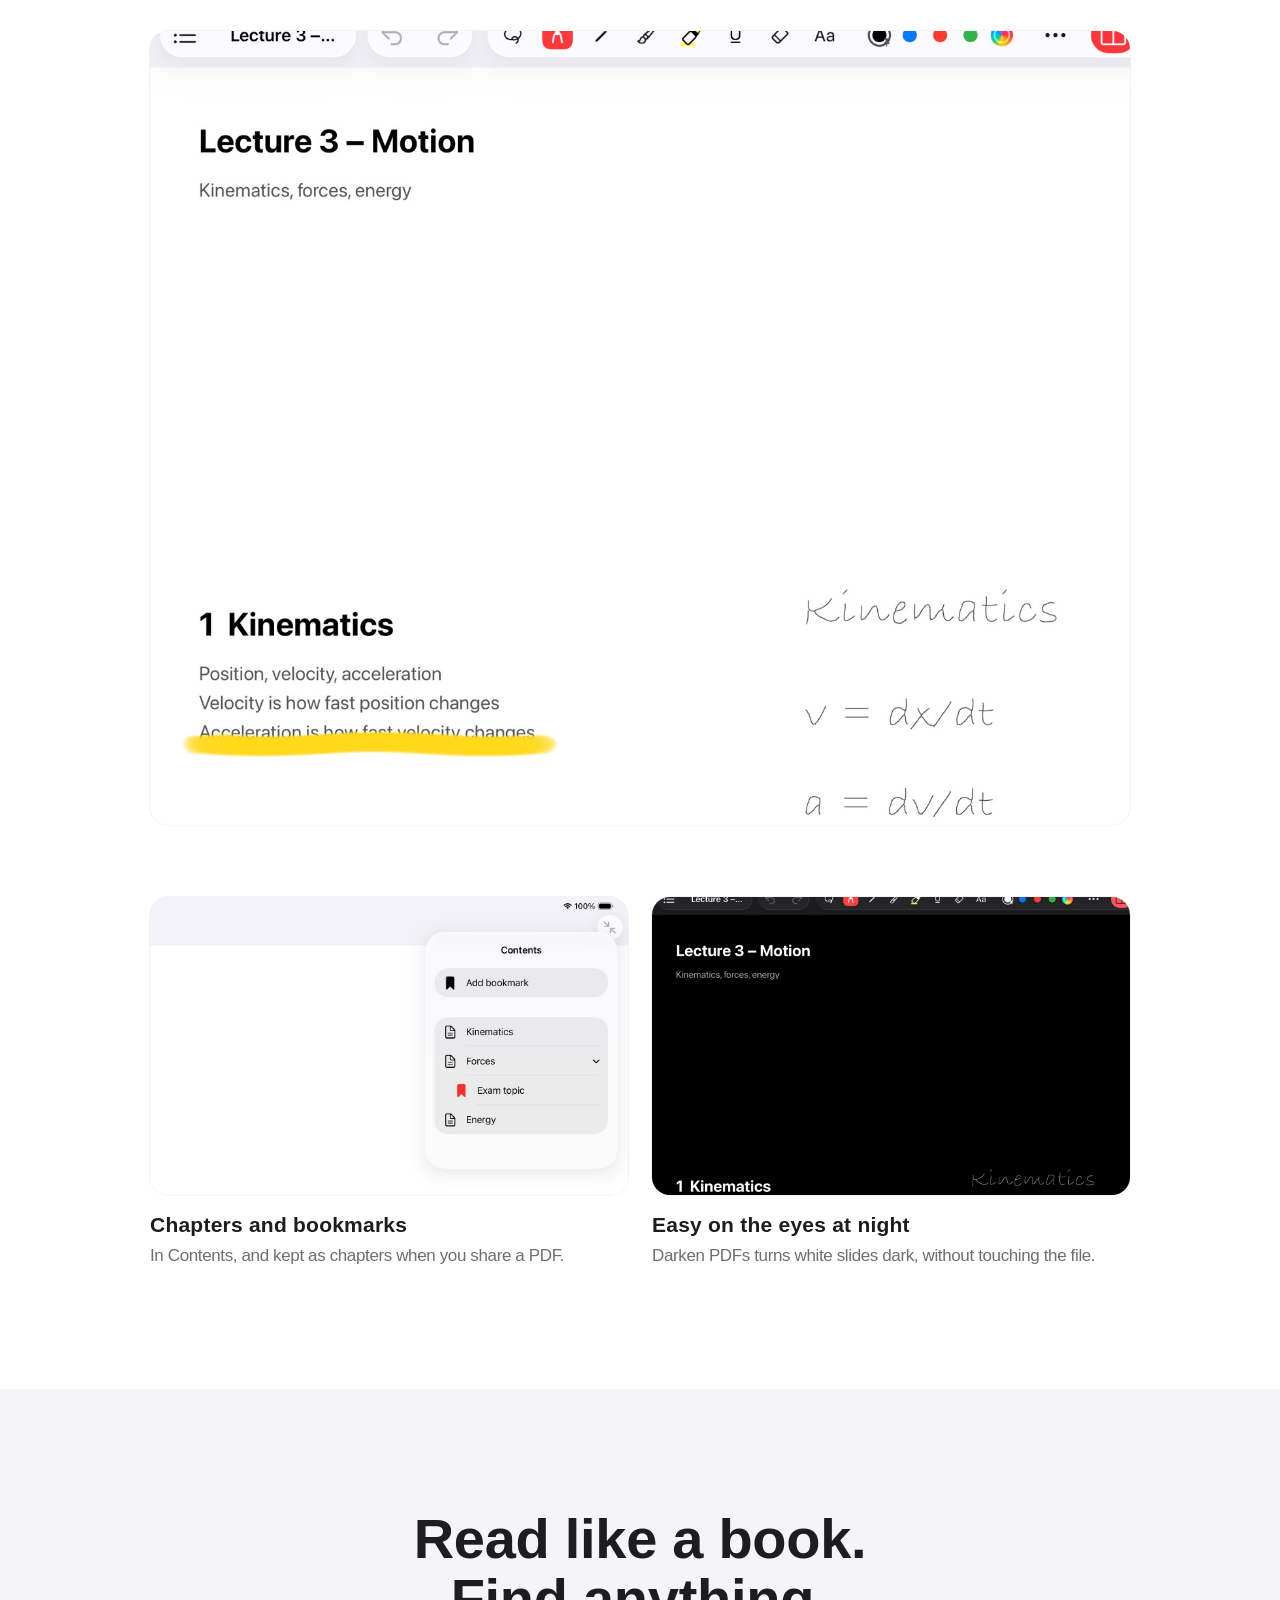
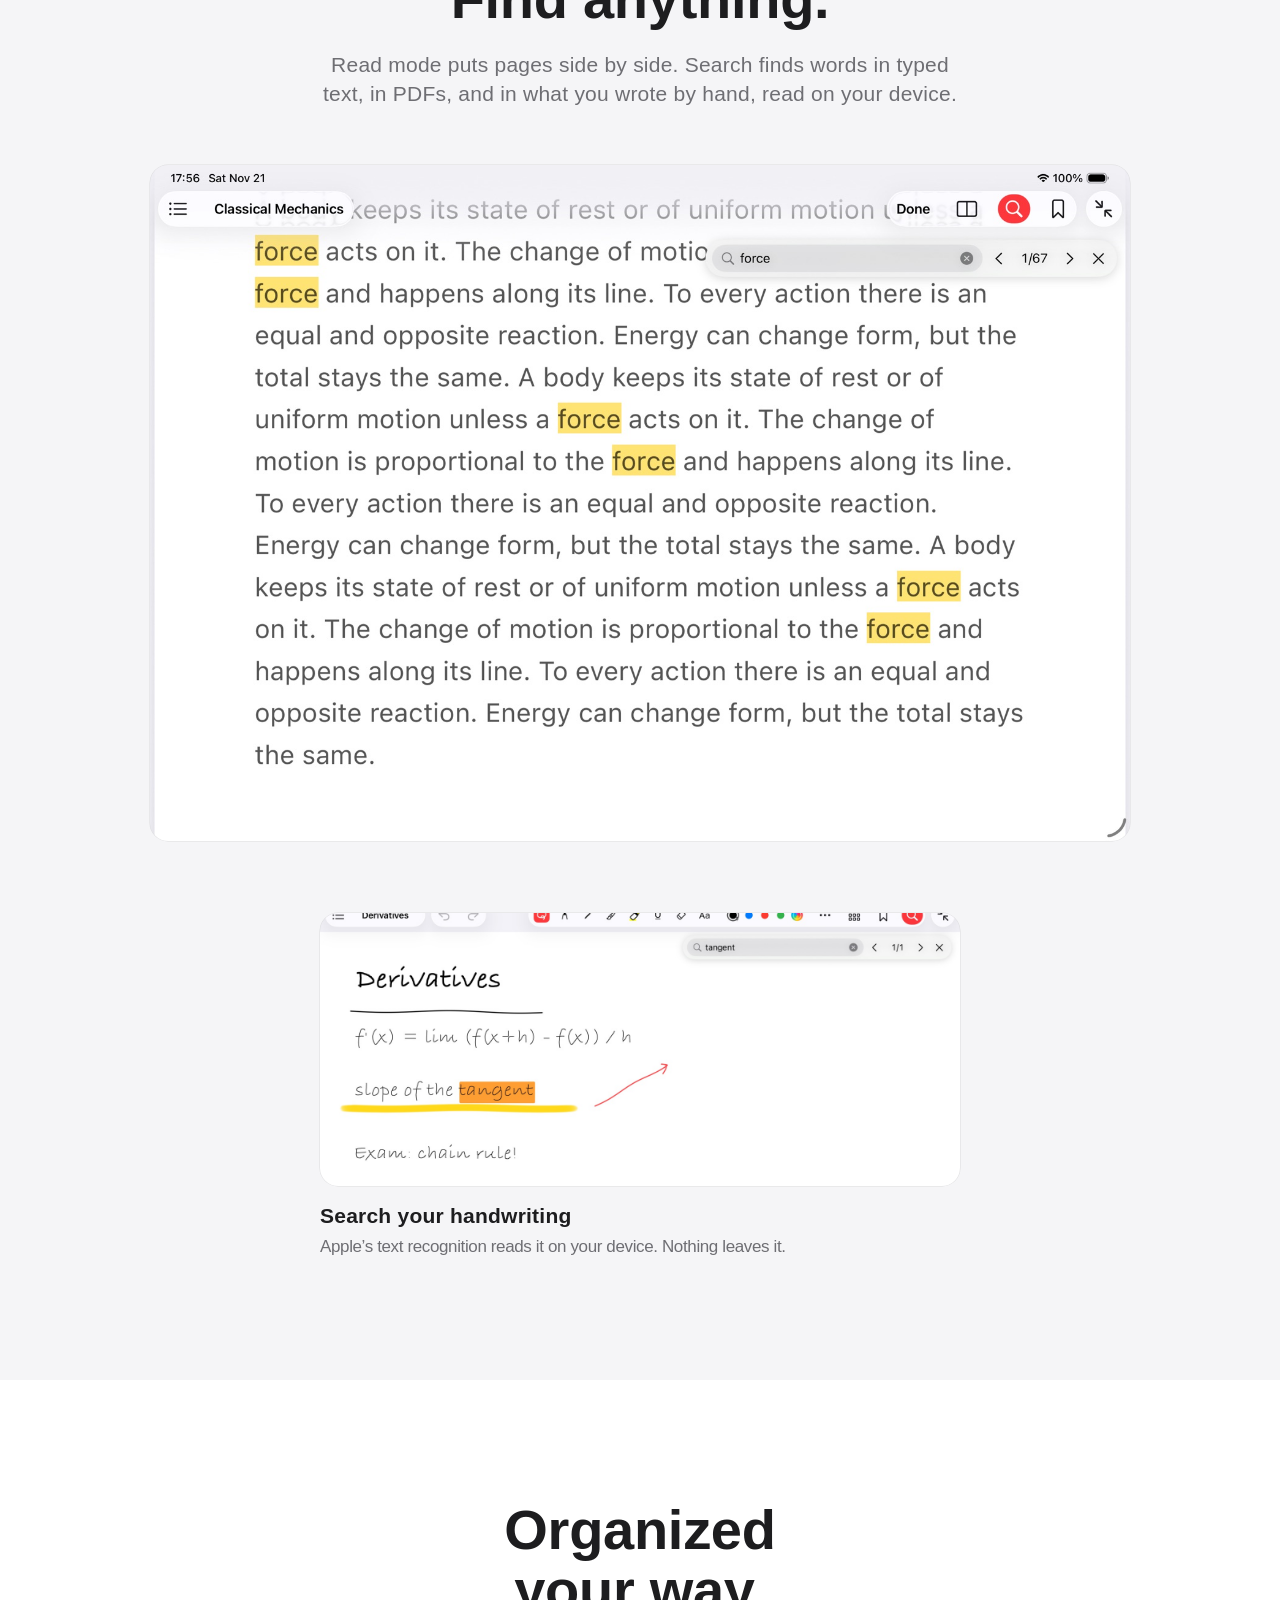
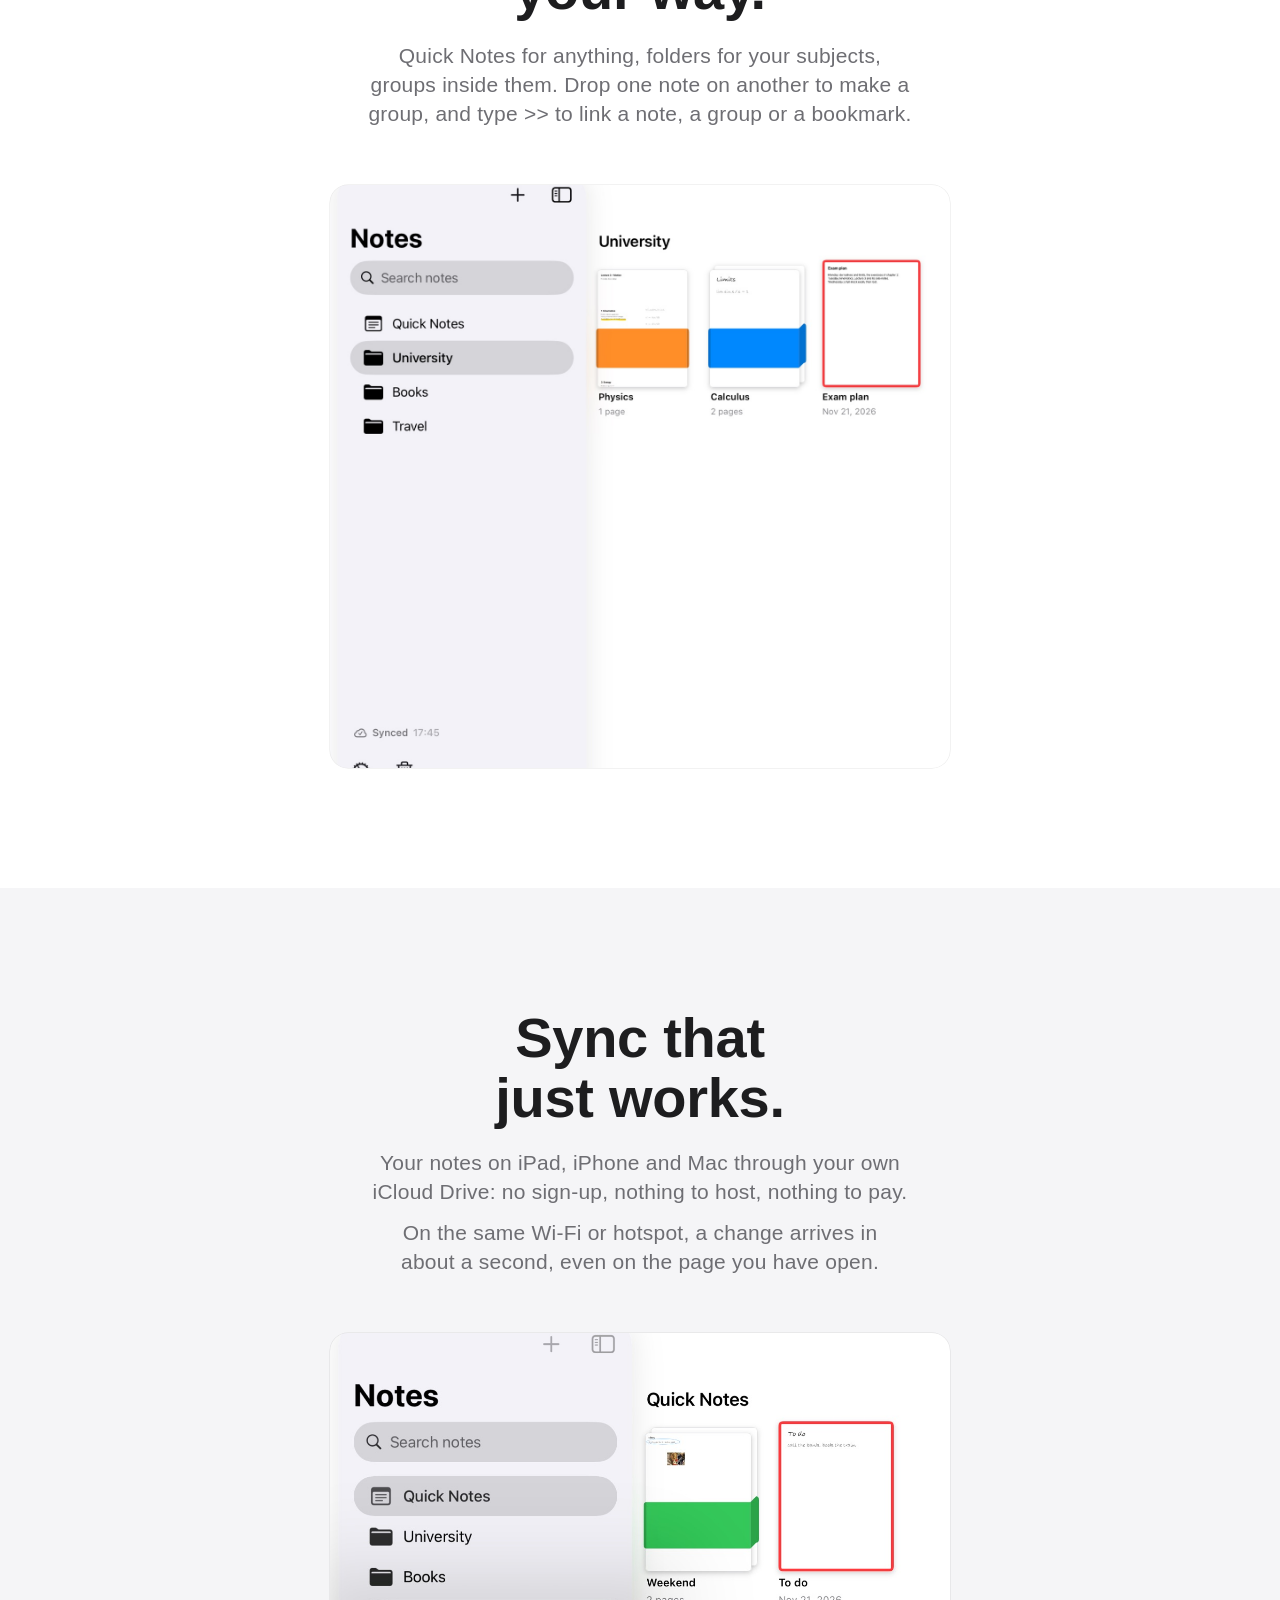
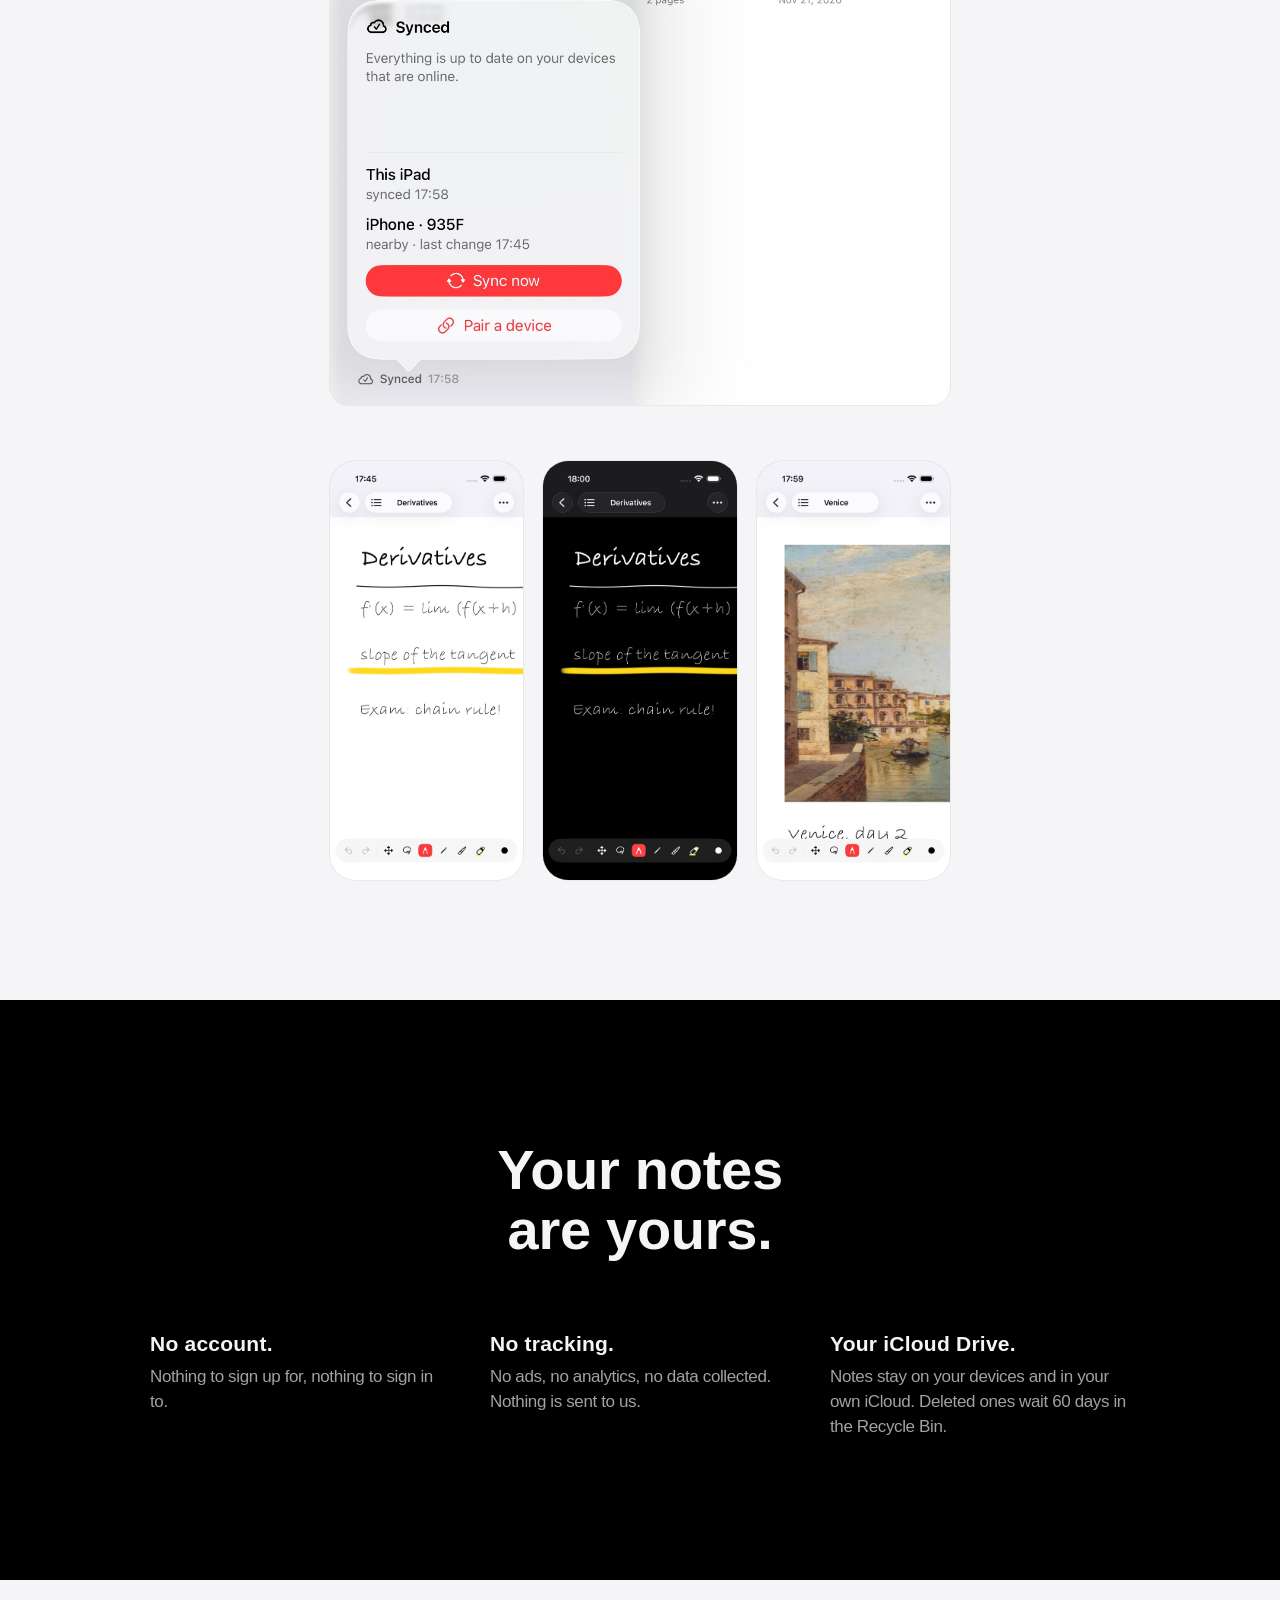
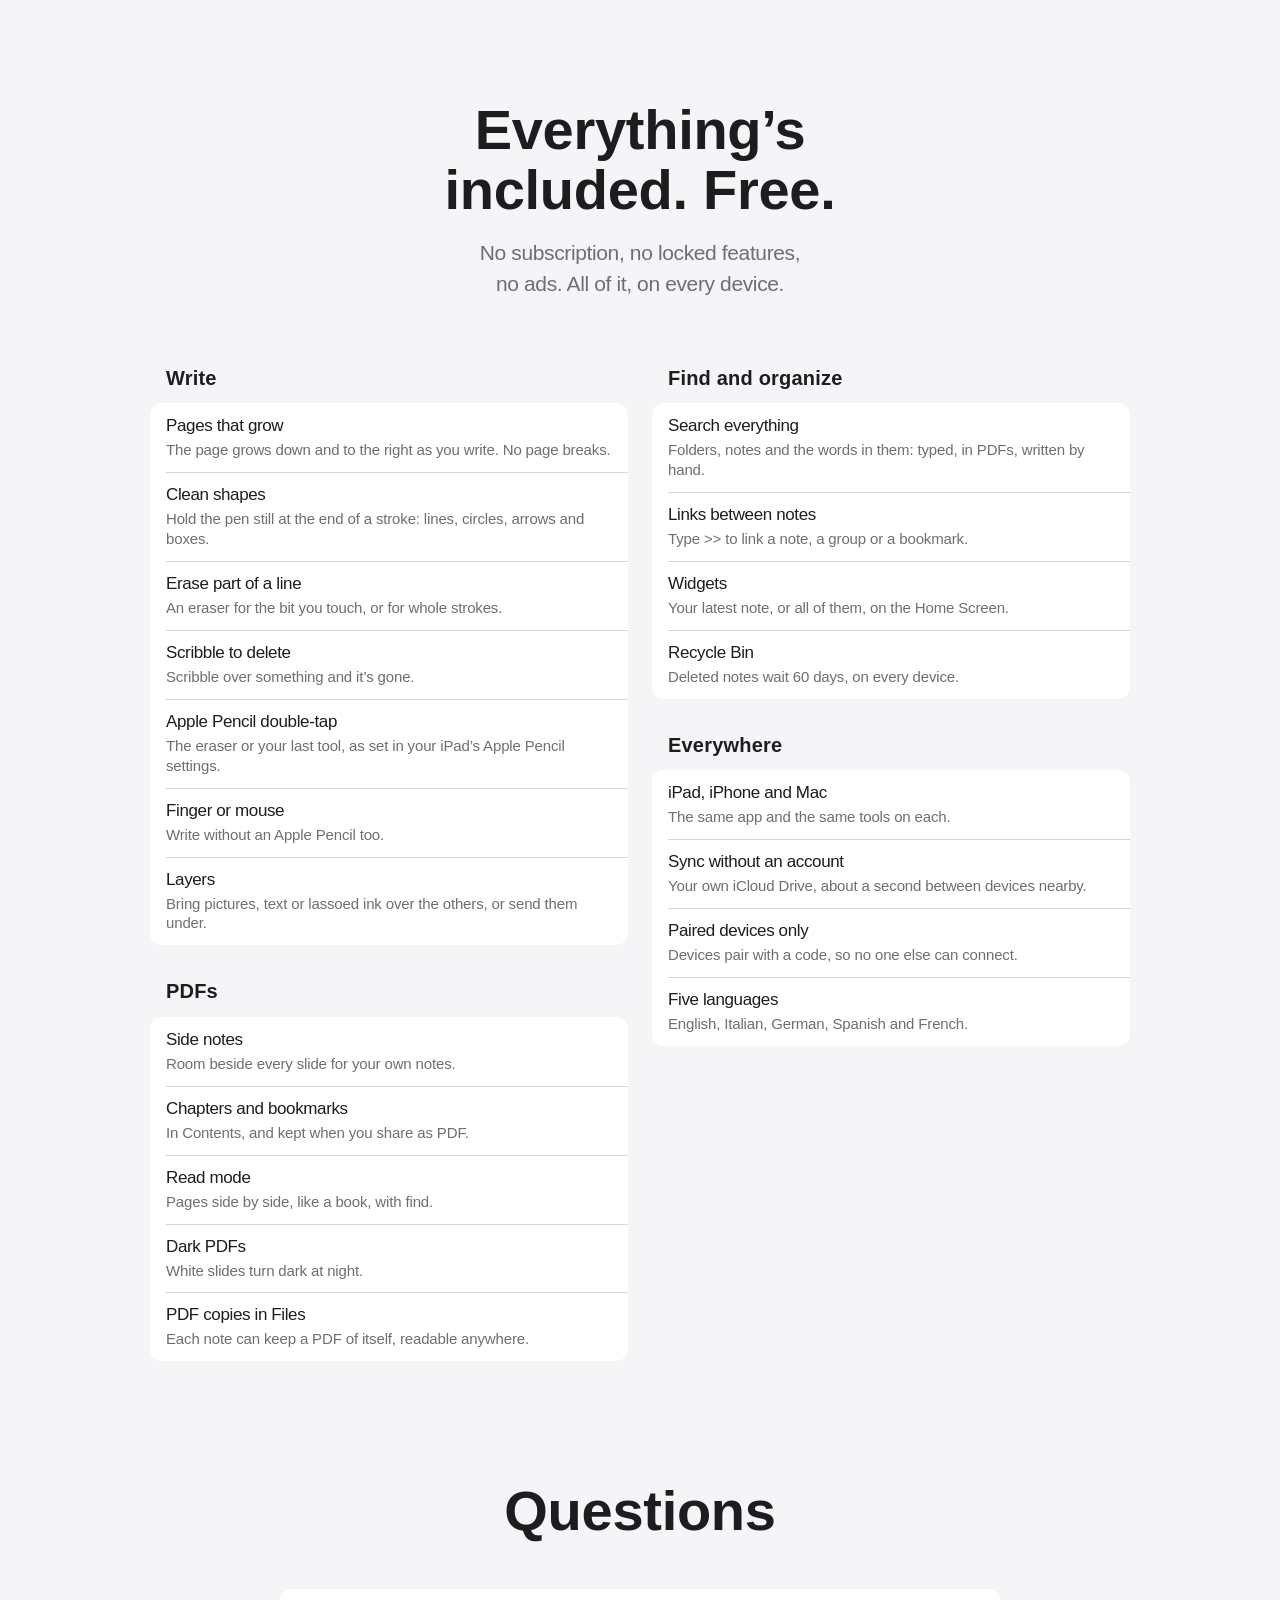
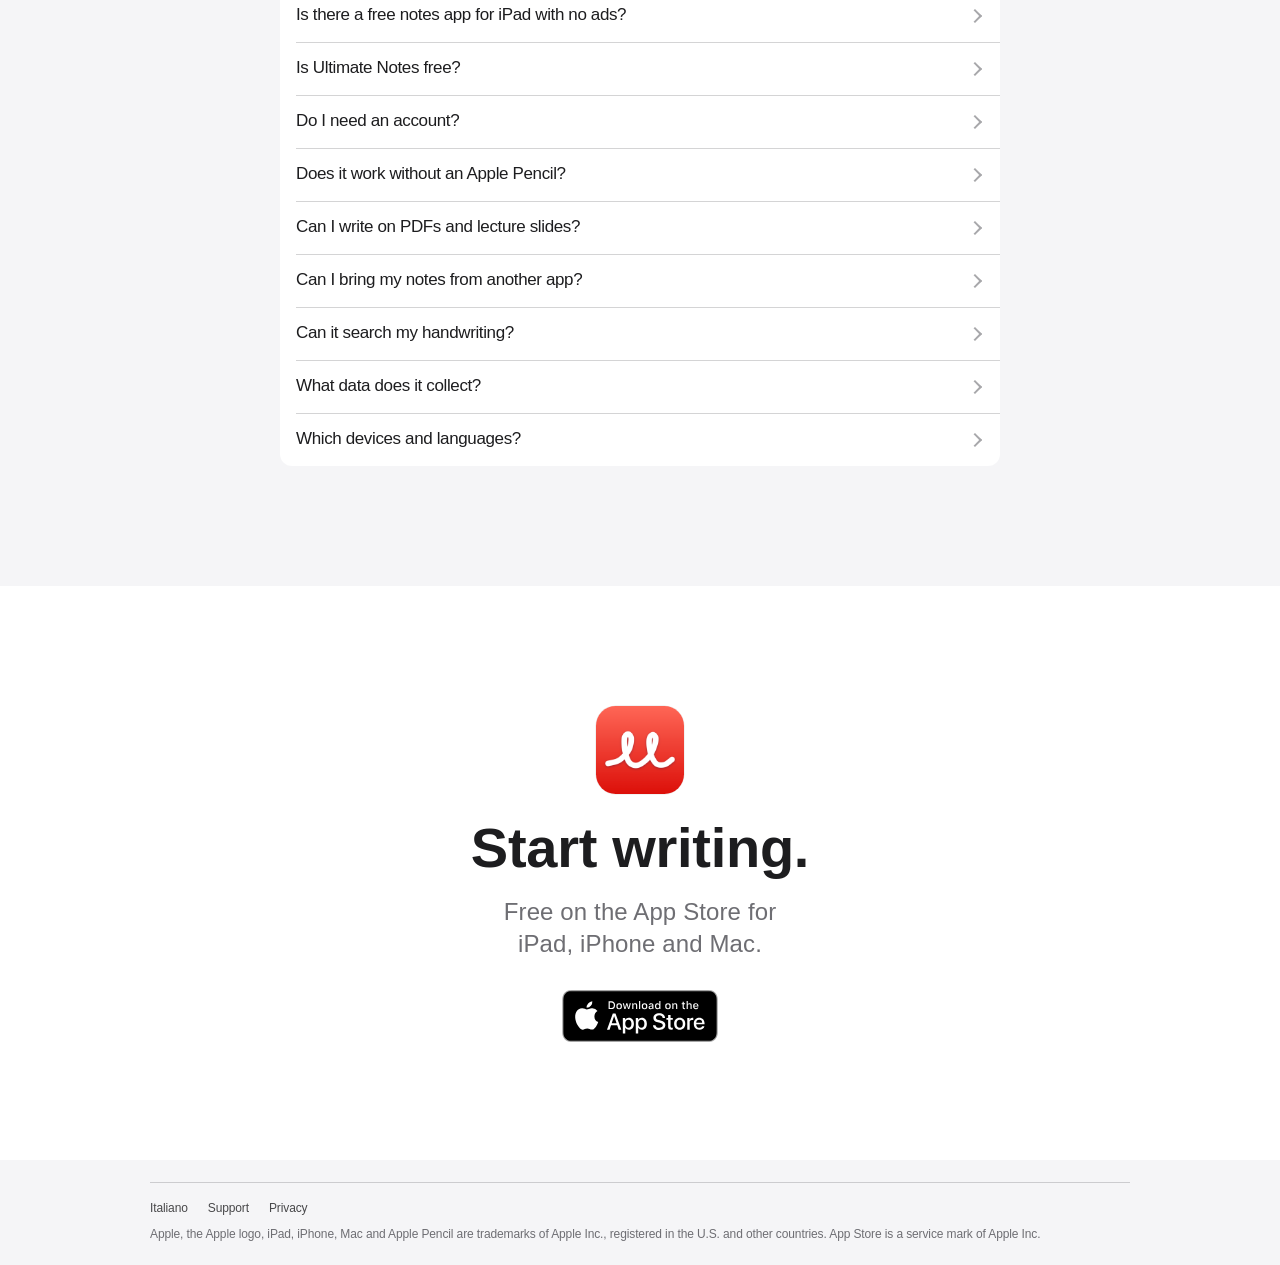
<file: app/index.html>
<!doctype html>
<html lang="en">
<head>
<meta charset="utf-8">
<meta name="viewport" content="width=device-width, initial-scale=1">
<title>Ultimate Notes: free handwritten notes for iPad, iPhone and Mac</title>
<meta name="description" content="Free, no ads, no account. Write on PDFs, search your handwriting, sync through your own iCloud Drive.">
<link rel="canonical" href="https://zxmc1100.github.io/ultimate-notes/">
<meta property="og:type" content="website">
<meta property="og:site_name" content="Ultimate Notes">
<meta property="og:title" content="Ultimate Notes: free handwritten notes for iPad, iPhone and Mac">
<meta property="og:description" content="Free, no ads, no account. Write on PDFs, search your handwriting, sync through your own iCloud Drive.">
<meta property="og:url" content="https://zxmc1100.github.io/ultimate-notes/app/">
<meta property="og:image" content="https://zxmc1100.github.io/ultimate-notes/img/share-en.png">
<meta property="og:image:width" content="1200">
<meta property="og:image:height" content="630">
<meta property="og:image:alt" content="Ultimate Notes">
<meta name="twitter:card" content="summary_large_image">
<meta name="twitter:image" content="https://zxmc1100.github.io/ultimate-notes/img/share-en.png">
<meta name="apple-itunes-app" content="app-id=6821194922">
<link rel="stylesheet" href="../style.css">
<link rel="icon" href="../icon.png">
<script>
  // Shared links open the App Store on Apple devices (iPadOS reports a Mac) and the website elsewhere. Chat apps
  // don't run this: they read the card above.
  location.replace(/iPhone|iPad|iPod|Macintosh/.test(navigator.userAgent) ? "https://apps.apple.com/app/id6821194922" : "../");
</script>
</head>
<body>
<main style="text-align:center;padding-top:20vh">
<a class="brand" href="../" style="justify-content:center"><img src="../icon.png" alt="">Ultimate Notes</a>
<p class="lead">Opening the <a href="https://apps.apple.com/app/id6821194922">App Store</a></p>
</main>
</body>
</html>
</file>
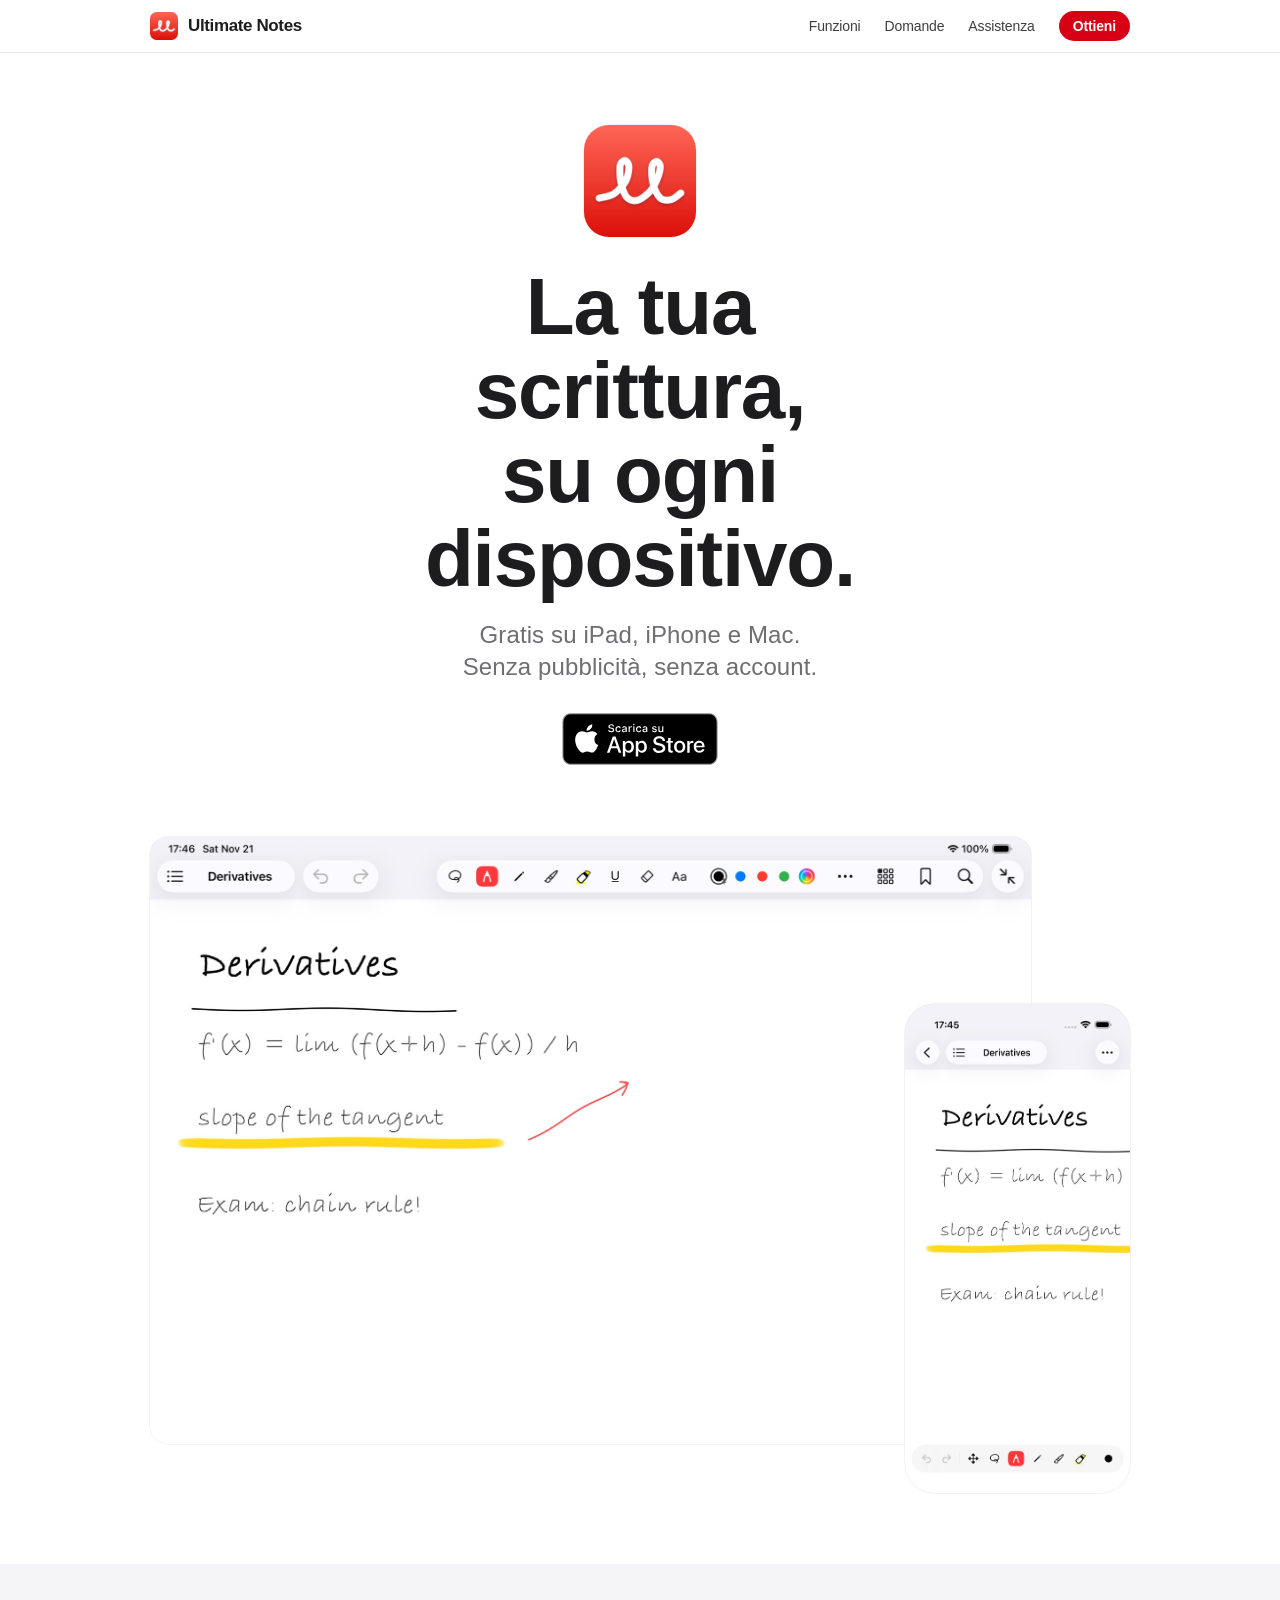
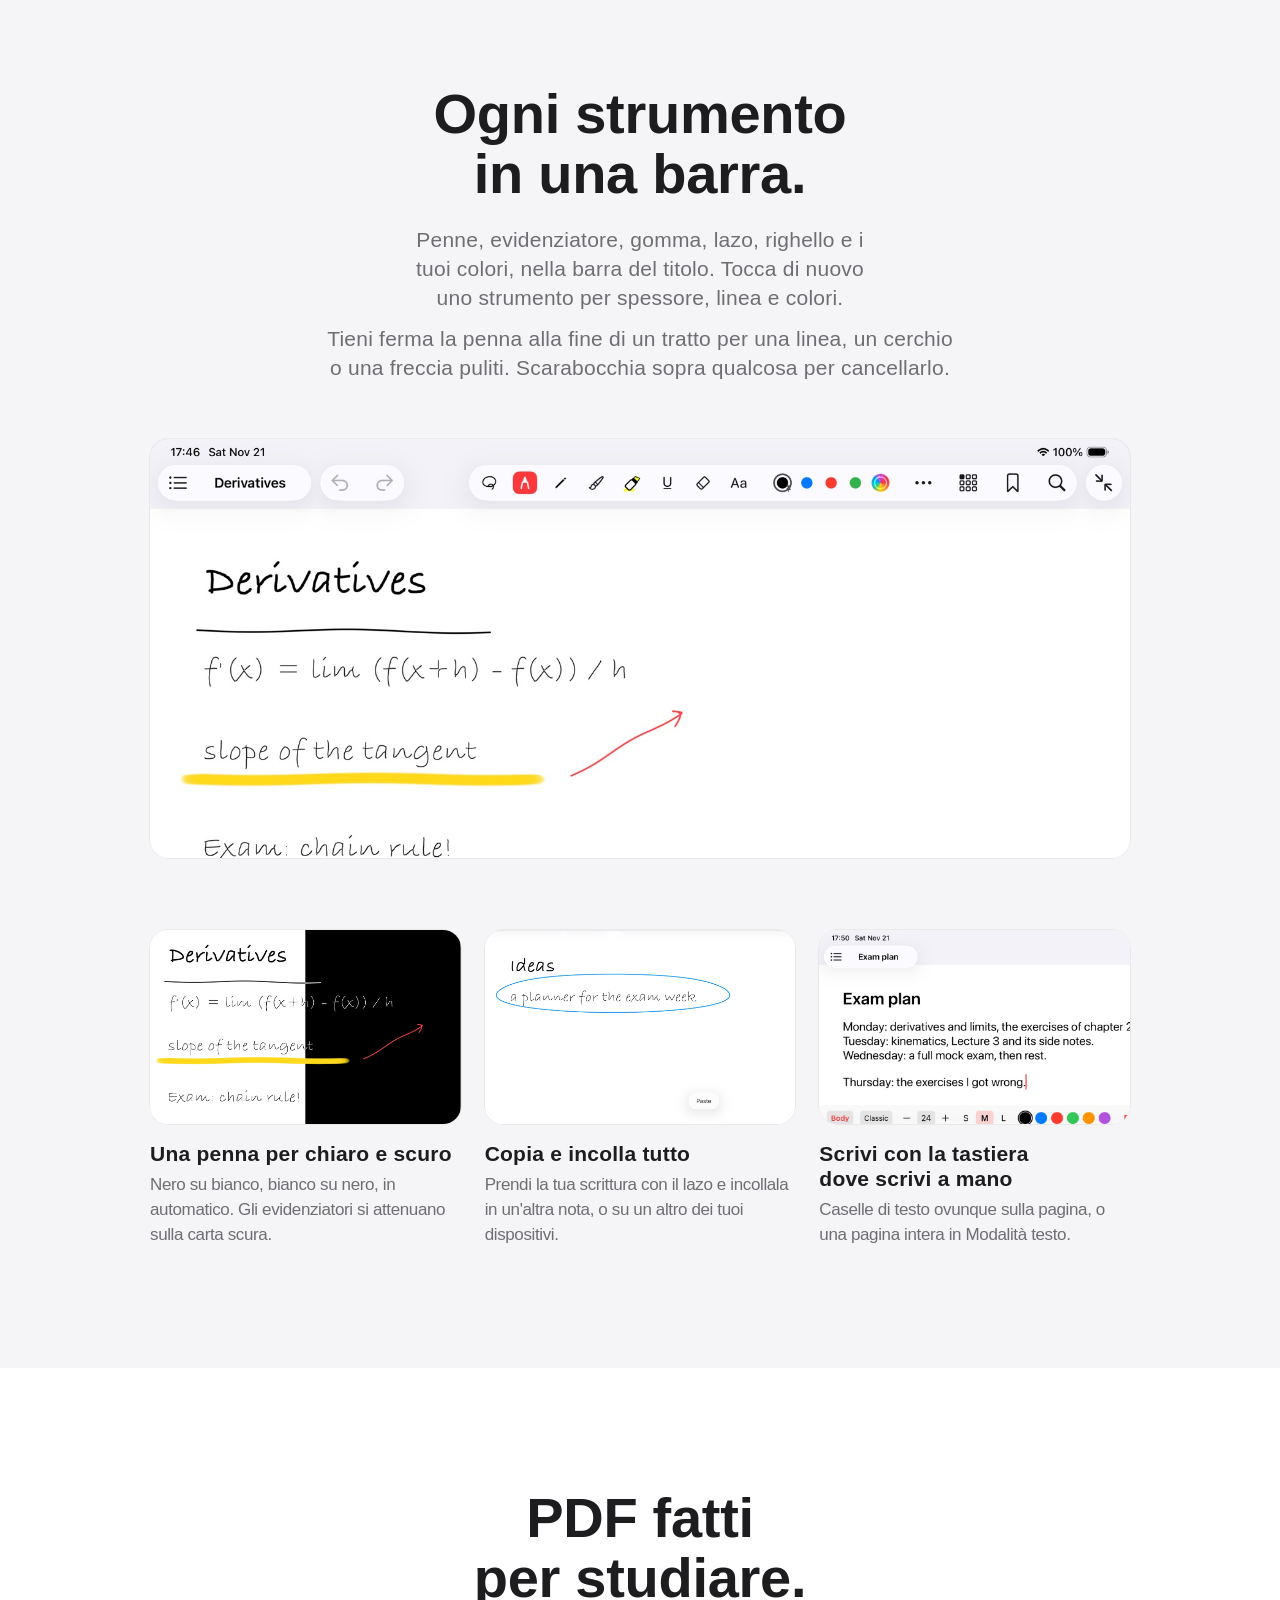
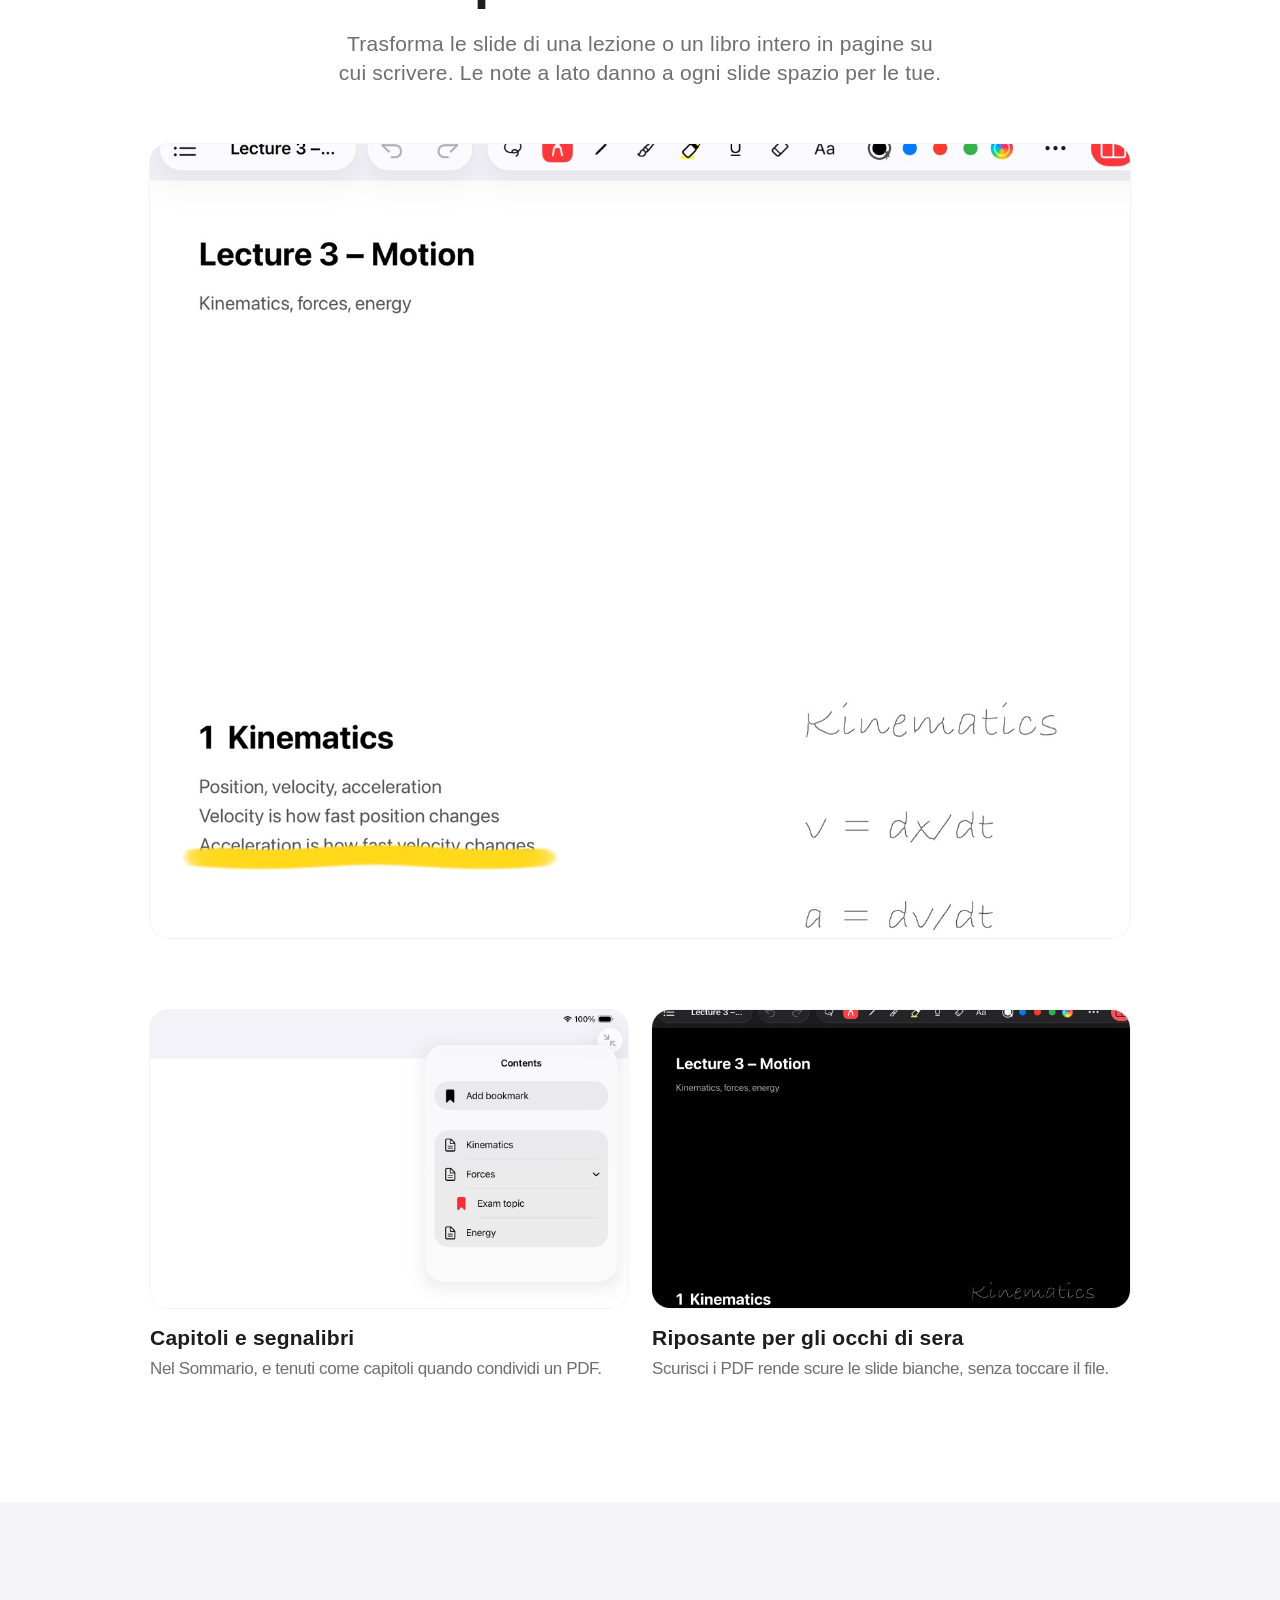
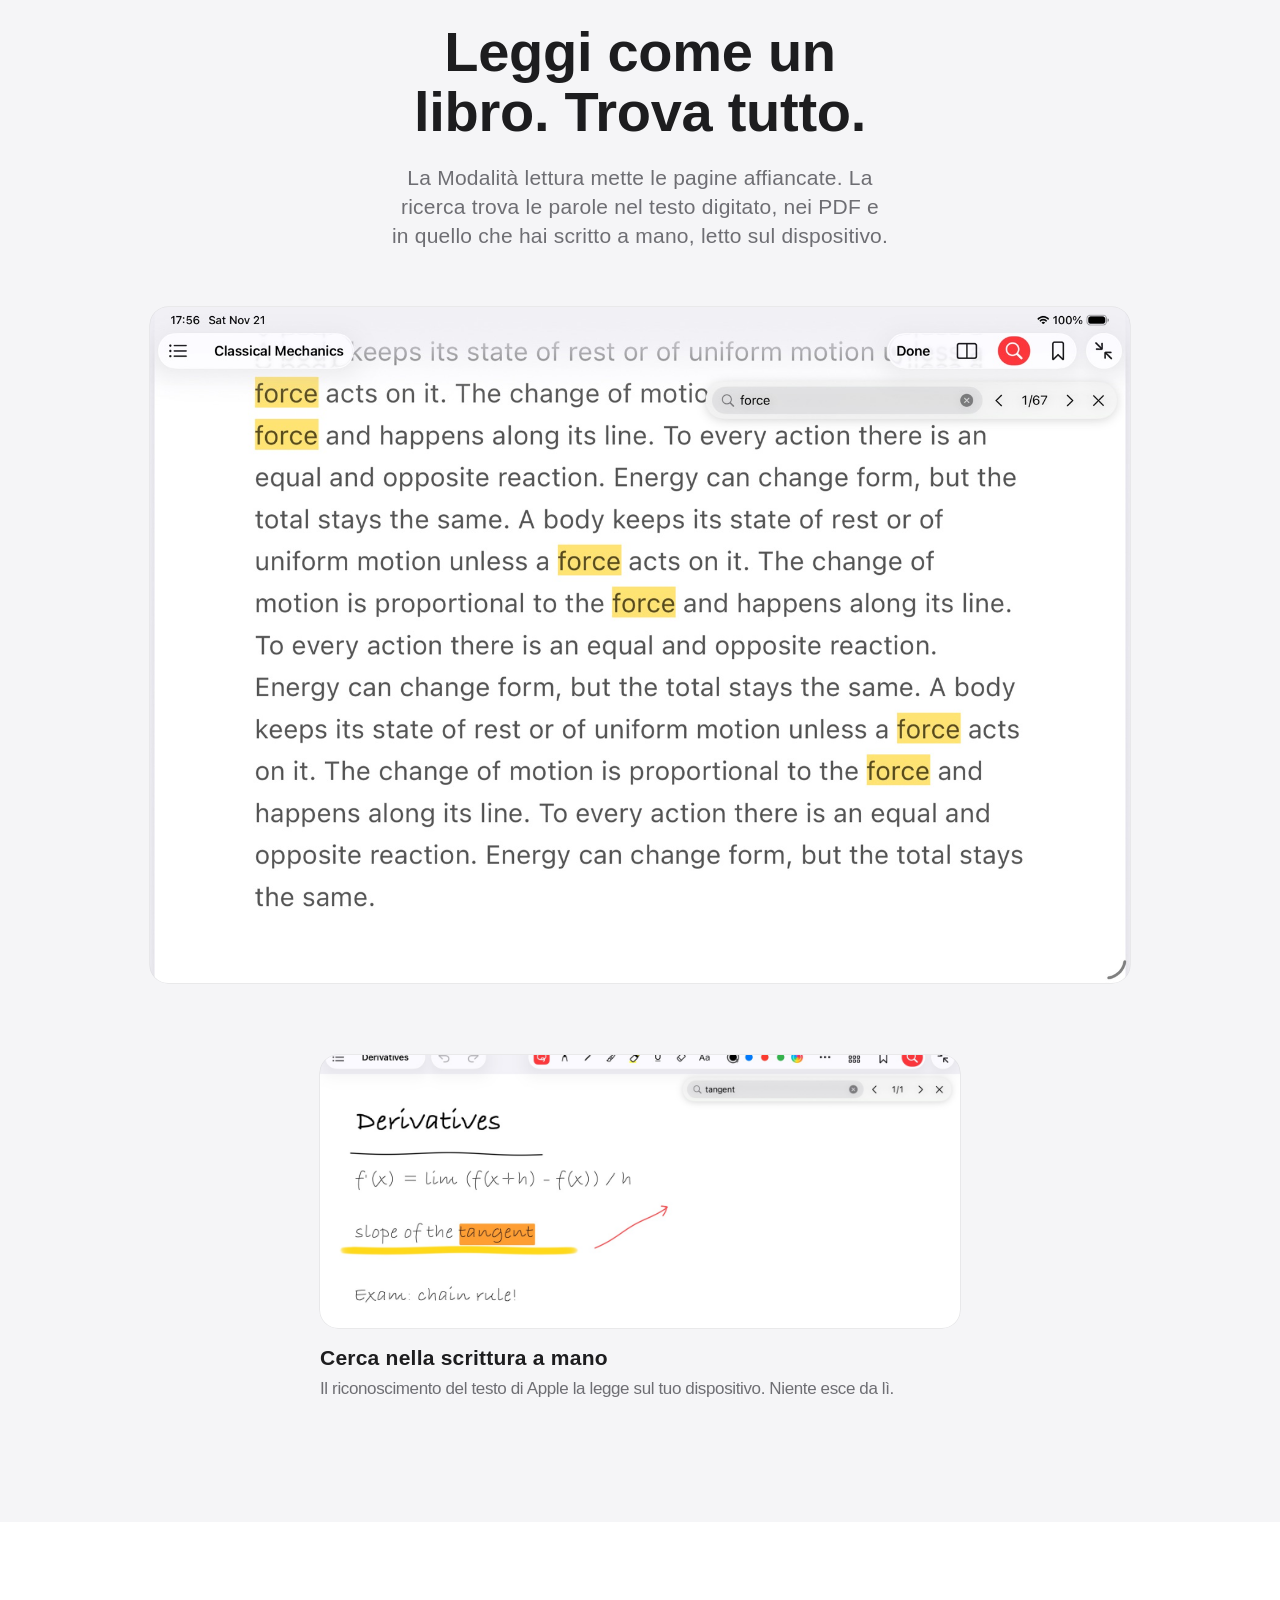
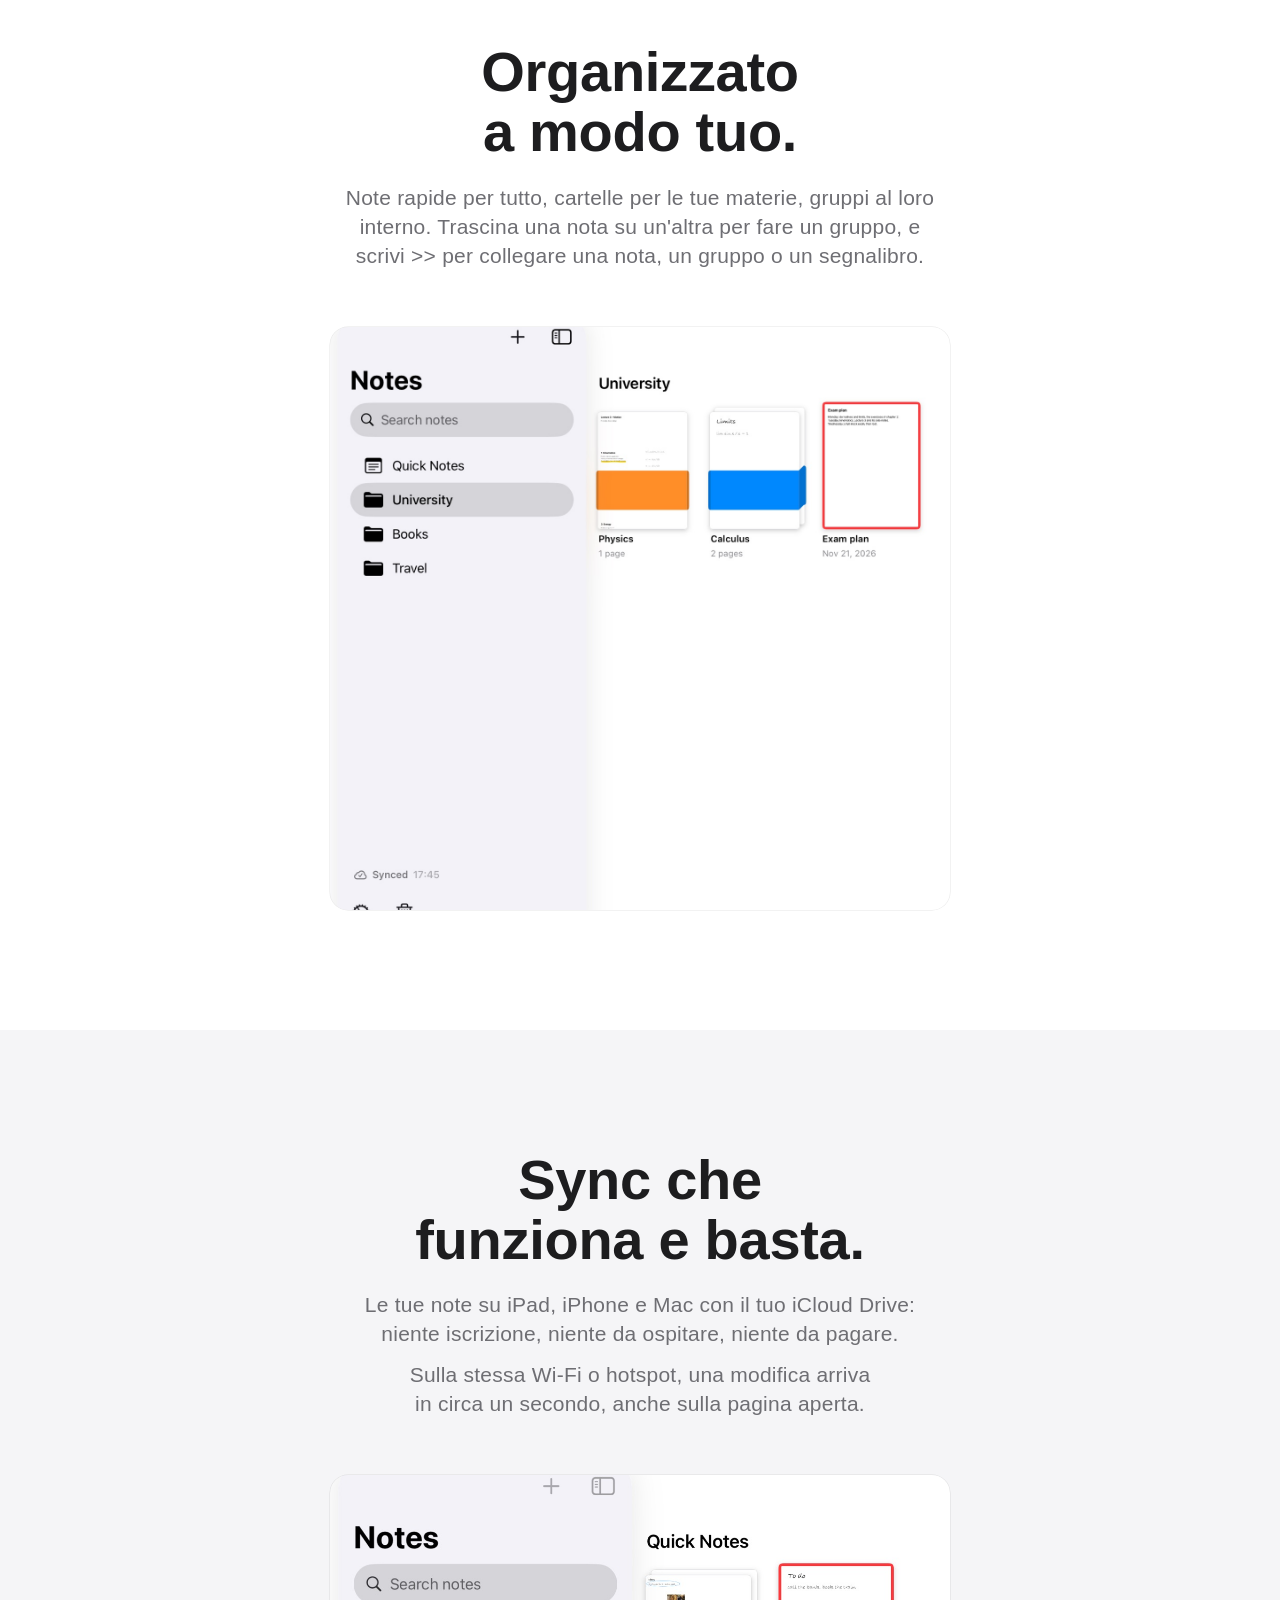
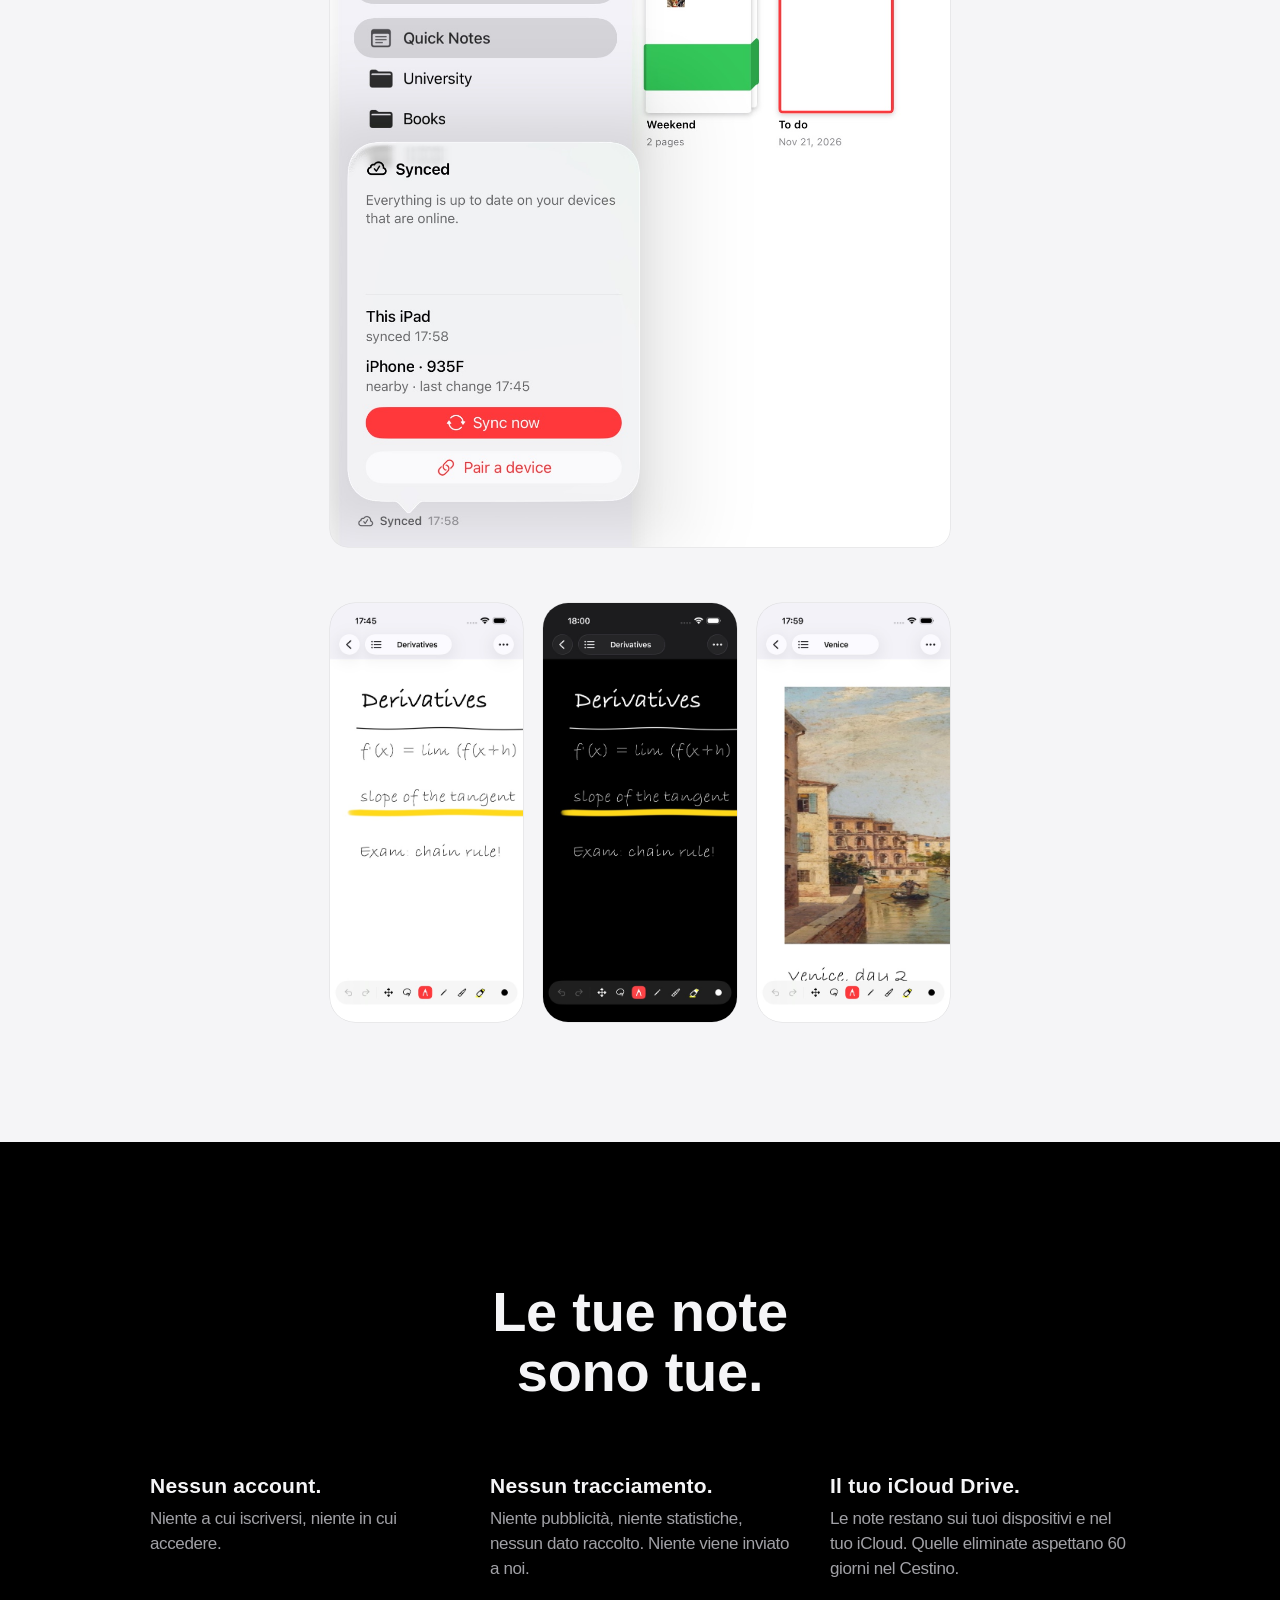
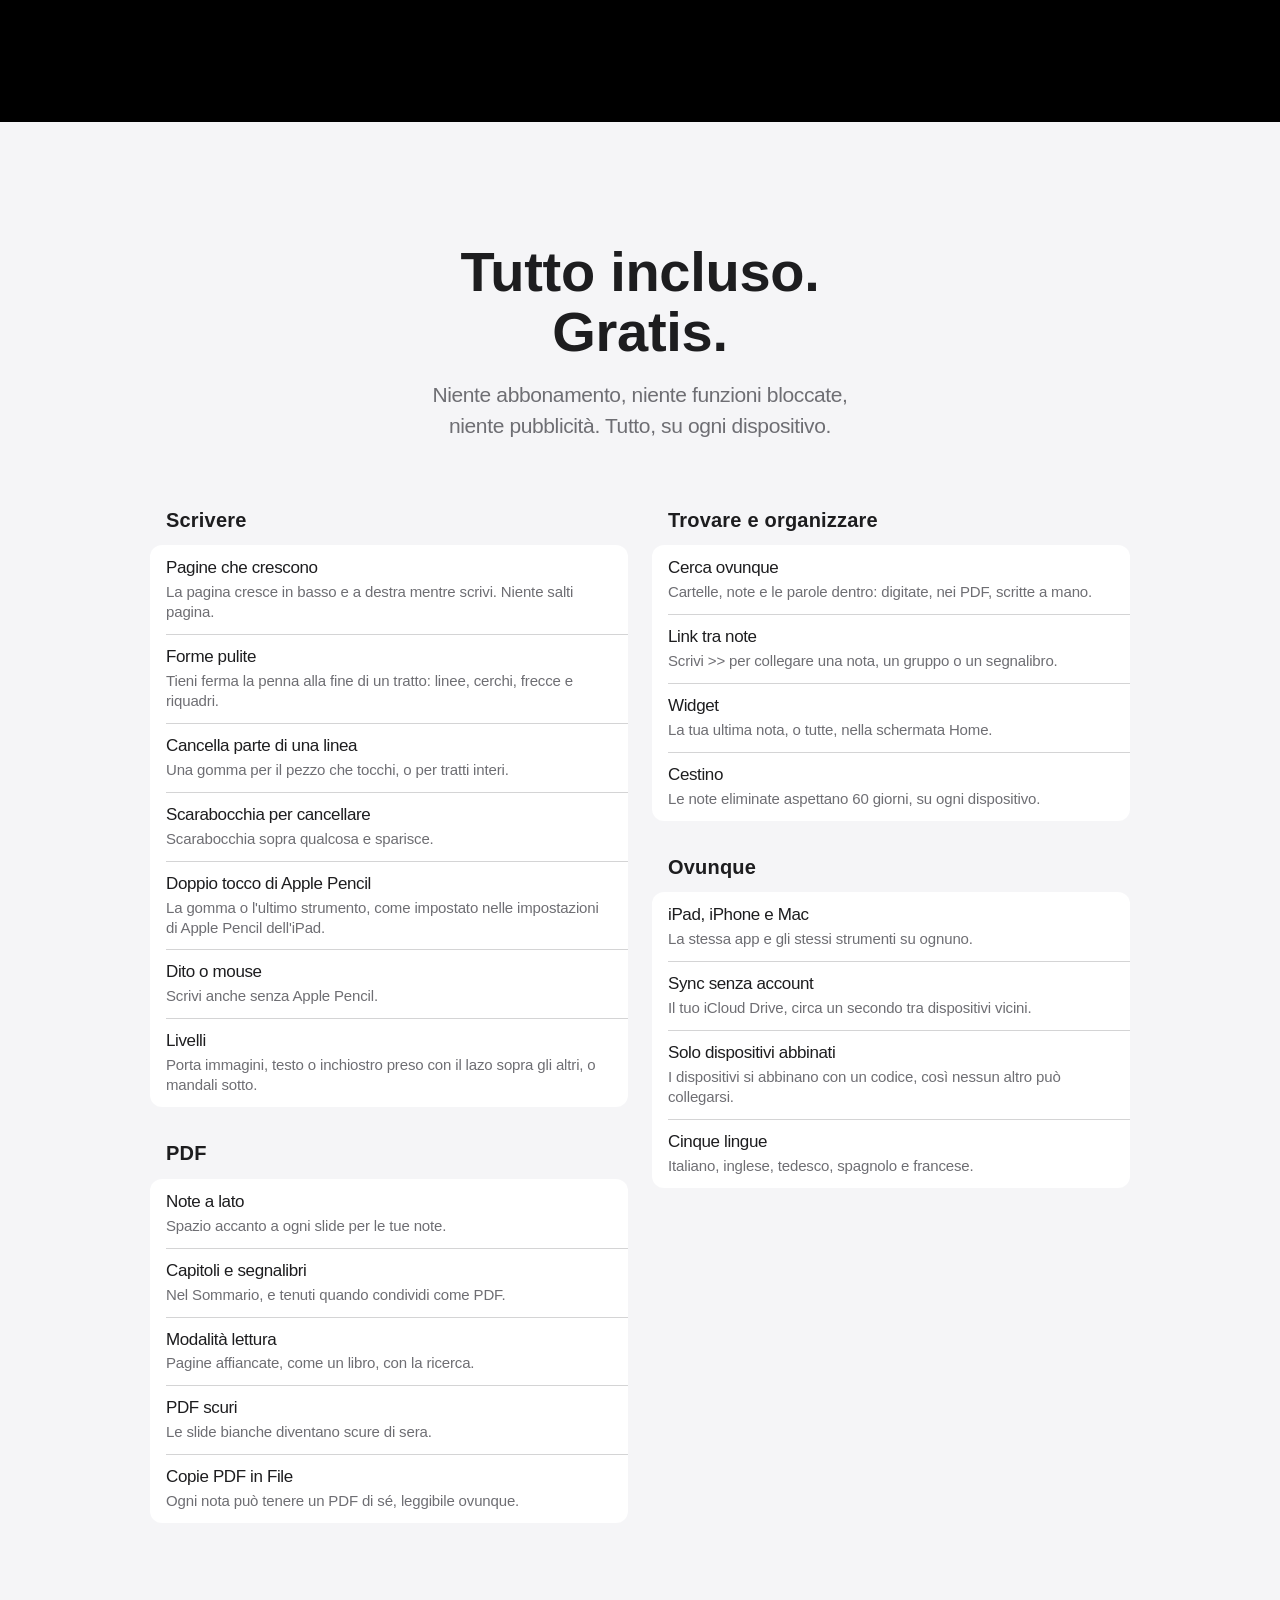
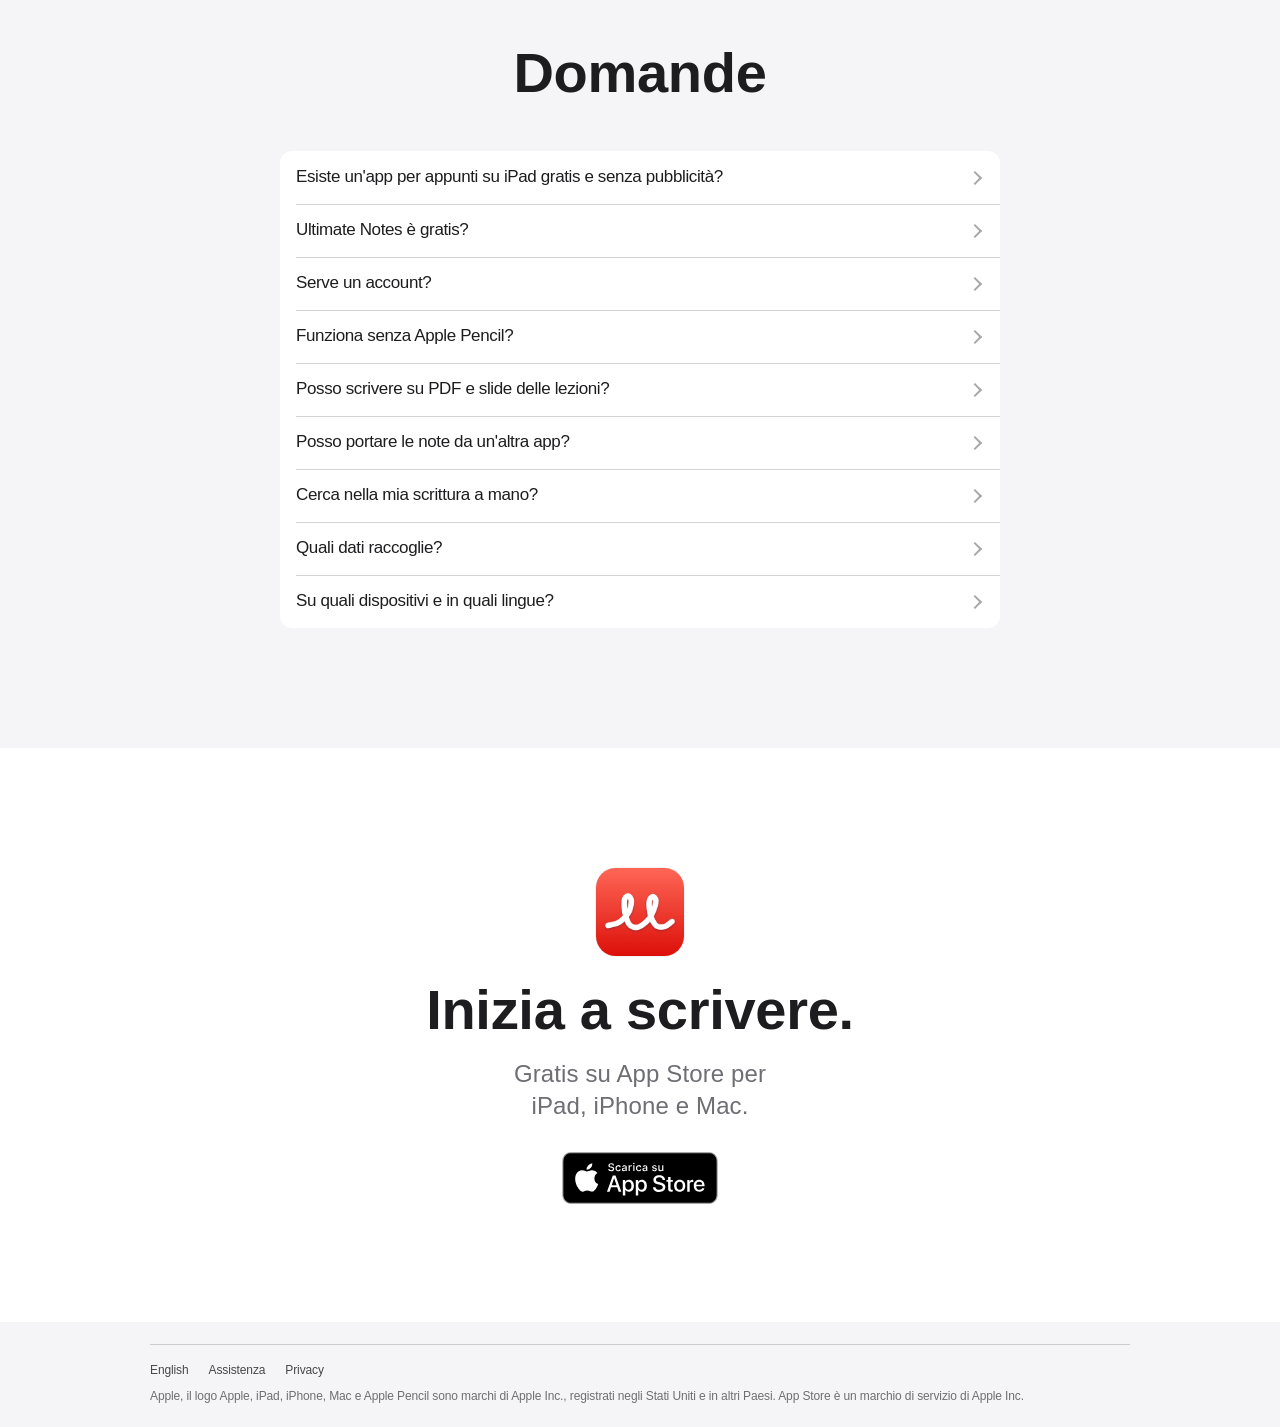
<file: it/index.html>
<!doctype html>
<html lang="it">
<head>
<meta charset="utf-8">
<meta name="viewport" content="width=device-width, initial-scale=1">
<title>Ultimate Notes: appunti scritti a mano gratis per iPad, iPhone e Mac</title>
<meta name="description" content="Appunti scritti a mano su iPad, iPhone e Mac. Cerca nella tua scrittura, PDF su cui studiare, pagine che crescono mentre scrivi, sync dal vivo con il tuo iCloud Drive. Gratis, senza pubblicità, senza account.">
<link rel="canonical" href="https://zxmc1100.github.io/ultimate-notes/it/">
<link rel="alternate" hreflang="en" href="https://zxmc1100.github.io/ultimate-notes/">
<link rel="alternate" hreflang="it" href="https://zxmc1100.github.io/ultimate-notes/it/">
<link rel="alternate" hreflang="x-default" href="https://zxmc1100.github.io/ultimate-notes/">
<meta name="apple-itunes-app" content="app-id=6821194922">
<meta name="theme-color" content="#ffffff" media="(prefers-color-scheme: light)">
<meta name="theme-color" content="#000000" media="(prefers-color-scheme: dark)">
<meta property="og:type" content="website">
<meta property="og:site_name" content="Ultimate Notes">
<meta property="og:title" content="Ultimate Notes: appunti scritti a mano gratis per iPad, iPhone e Mac">
<meta property="og:description" content="Gratis, senza pubblicità, senza account. PDF su cui studiare, ricerca nella scrittura a mano, sync con il tuo iCloud Drive.">
<meta property="og:image" content="https://zxmc1100.github.io/ultimate-notes/img/share-it.png">
<meta property="og:image:width" content="1200">
<meta property="og:image:height" content="630">
<meta property="og:url" content="https://zxmc1100.github.io/ultimate-notes/it/">
<meta name="twitter:card" content="summary_large_image">
<script type="application/ld+json">{"@context": "https://schema.org", "@type": "SoftwareApplication", "name": "Ultimate Notes", "description": "App gratuita per appunti scritti a mano su iPad, iPhone e Mac. Senza pubblicità, senza account, senza abbonamento. PDF su cui studiare, ricerca nella scrittura a mano, sync con il tuo iCloud Drive.", "applicationCategory": "ProductivityApplication", "operatingSystem": "iPadOS 18, iOS 18, macOS 15", "url": "https://zxmc1100.github.io/ultimate-notes/it/", "downloadUrl": "https://apps.apple.com/it/app/id6821194922", "installUrl": "https://apps.apple.com/it/app/id6821194922", "image": "https://zxmc1100.github.io/ultimate-notes/icon.png", "screenshot": "https://zxmc1100.github.io/ultimate-notes/img/hero-ipad.jpg", "inLanguage": ["en", "it", "de", "es", "fr"], "isAccessibleForFree": true, "offers": {"@type": "Offer", "price": "0", "priceCurrency": "EUR"}}</script>
<script type="application/ld+json">{"@context": "https://schema.org", "@type": "FAQPage", "mainEntity": [{"@type": "Question", "name": "Esiste un'app per appunti su iPad gratis e senza pubblicità?", "acceptedAnswer": {"@type": "Answer", "text": "Sì: Ultimate Notes è gratis su iPad, iPhone e Mac, senza pubblicità, senza abbonamento, senza acquisti in-app e senza account. Scrittura a mano, PDF, ricerca e sync sono tutti inclusi."}}, {"@type": "Question", "name": "Ultimate Notes è gratis?", "acceptedAnswer": {"@type": "Answer", "text": "Sì. Tutte le funzioni sono incluse su iPad, iPhone e Mac: niente abbonamento, niente acquisti in-app, niente pubblicità."}}, {"@type": "Question", "name": "Serve un account?", "acceptedAnswer": {"@type": "Answer", "text": "No. Non c'è niente a cui iscriversi. Le note si sincronizzano con il tuo iCloud Drive."}}, {"@type": "Question", "name": "Funziona senza Apple Pencil?", "acceptedAnswer": {"@type": "Answer", "text": "Sì. Scrivi e disegna con il dito su iPad e iPhone, o con mouse e trackpad su Mac."}}, {"@type": "Question", "name": "Posso scrivere su PDF e slide delle lezioni?", "acceptedAnswer": {"@type": "Answer", "text": "Sì. Importa un PDF o un libro e scrivi sulle sue pagine, con spazio accanto a ogni slide per le note a lato. Condividi come PDF tiene capitoli e segnalibri."}}, {"@type": "Question", "name": "Posso portare le note da un'altra app?", "acceptedAnswer": {"@type": "Answer", "text": "Esportale come PDF dall'app che usi ora e importa il PDF in Ultimate Notes: puoi continuare a scrivere su ogni pagina."}}, {"@type": "Question", "name": "Cerca nella mia scrittura a mano?", "acceptedAnswer": {"@type": "Answer", "text": "Sì. La ricerca trova le parole scritte a mano, nel testo digitato e nei PDF. La scrittura è letta sul tuo dispositivo; niente esce da lì."}}, {"@type": "Question", "name": "Quali dati raccoglie?", "acceptedAnswer": {"@type": "Answer", "text": "Nessuno. Niente tracciamento, niente statistiche, niente inviato a noi. Le tue note restano sui tuoi dispositivi e nel tuo iCloud Drive."}}, {"@type": "Question", "name": "Su quali dispositivi e in quali lingue?", "acceptedAnswer": {"@type": "Answer", "text": "iPad e iPhone con iPadOS o iOS 18 o successivi, e Mac con macOS 15 o successivi. L'app è in italiano, inglese, tedesco, spagnolo e francese."}}]}</script>
<link rel="stylesheet" href="../style.css">
<link rel="icon" href="../icon.png">
<link rel="apple-touch-icon" href="../icon.png">
</head>
<body class="home">
<nav class="bar" aria-label="Ultimate Notes">
  <div class="bar-inner">
    <a class="name" href="./"><img src="../icon.png" alt="">Ultimate Notes</a>
    <div class="links">
      <a href="#features">Funzioni</a>
      <a href="#questions">Domande</a>
      <a href="../support.html#it">Assistenza</a>
      <a class="get" href="https://apps.apple.com/it/app/id6821194922">Ottieni</a>
    </div>
  </div>
</nav>

<header class="hero">
  <img class="app-icon" src="../icon.png" alt="" width="112" height="112">
  <h1>La tua scrittura, su ogni dispositivo.</h1>
  <p class="sub">Gratis su iPad, iPhone e Mac. Senza pubblicità, senza account.</p>
  <a class="badge" href="https://apps.apple.com/it/app/id6821194922"><picture><source srcset="../img/app-store-white-it-it.svg" media="(prefers-color-scheme: dark)"><img src="../img/app-store-black-it-it.svg" alt="Scarica su App Store" width="156" height="52"></picture></a>
  <div class="devices">
    <img class="shot" src="../img/hero-ipad.jpg" alt="Una nota scritta a mano sulle derivate su iPad">
    <img class="shot phone" src="../img/hero-phone.jpg" alt="La stessa nota su iPhone">
  </div>
</header>

<section class="chapter alt">
  <div class="inner">
    <h2>Ogni strumento in una barra.</h2>
    <div class="copy"><p>Penne, evidenziatore, gomma, lazo, righello e i tuoi colori, nella barra del titolo. Tocca di nuovo uno strumento per spessore, linea e colori.</p><p>Tieni ferma la penna alla fine di un tratto per una linea, un cerchio o una freccia puliti. Scarabocchia sopra qualcosa per cancellarlo.</p></div>
    <img class="shot hero-shot" src="../img/bar.jpg" alt="La barra delle penne sopra una nota scritta a mano" loading="lazy">
    <div class="tiles n3"><figure><div class="pics split"><img class="shot" src="../img/ink-light.jpg" alt="" loading="lazy"><img class="shot" src="../img/ink-dark.jpg" alt="" loading="lazy"></div><figcaption><h3>Una penna per chiaro e scuro</h3><p>Nero su bianco, bianco su nero, in automatico. Gli evidenziatori si attenuano sulla carta scura.</p></figcaption></figure><figure><div class="pics"><img class="shot" src="../img/paste.jpg" alt="" loading="lazy"></div><figcaption><h3>Copia e incolla tutto</h3><p>Prendi la tua scrittura con il lazo e incollala in un&#x27;altra nota, o su un altro dei tuoi dispositivi.</p></figcaption></figure><figure><div class="pics"><img class="shot" src="../img/text.jpg" alt="" loading="lazy"></div><figcaption><h3>Scrivi con la tastiera dove scrivi a mano</h3><p>Caselle di testo ovunque sulla pagina, o una pagina intera in Modalità testo.</p></figcaption></figure></div>
  </div>
</section>
<section class="chapter">
  <div class="inner">
    <h2>PDF fatti per studiare.</h2>
    <div class="copy"><p>Trasforma le slide di una lezione o un libro intero in pagine su cui scrivere. Le note a lato danno a ogni slide spazio per le tue.</p></div>
    <img class="shot hero-shot" src="../img/pdf-side.jpg" alt="Un PDF di una lezione con note a lato scritte a mano" loading="lazy">
    <div class="tiles n2"><figure><div class="pics"><img class="shot" src="../img/pdf-contents.jpg" alt="" loading="lazy"></div><figcaption><h3>Capitoli e segnalibri</h3><p>Nel Sommario, e tenuti come capitoli quando condividi un PDF.</p></figcaption></figure><figure><div class="pics"><img class="shot" src="../img/pdf-dark.jpg" alt="" loading="lazy"></div><figcaption><h3>Riposante per gli occhi di sera</h3><p>Scurisci i PDF rende scure le slide bianche, senza toccare il file.</p></figcaption></figure></div>
  </div>
</section>
<section class="chapter alt">
  <div class="inner">
    <h2>Leggi come un libro. Trova tutto.</h2>
    <div class="copy"><p>La Modalità lettura mette le pagine affiancate. La ricerca trova le parole nel testo digitato, nei PDF e in quello che hai scritto a mano, letto sul dispositivo.</p></div>
    <img class="shot hero-shot" src="../img/read-find.jpg" alt="Modalità lettura con le parole trovate segnate" loading="lazy">
    <div class="tiles n1"><figure><div class="pics"><img class="shot" src="../img/find-handwriting.jpg" alt="" loading="lazy"></div><figcaption><h3>Cerca nella scrittura a mano</h3><p>Il riconoscimento del testo di Apple la legge sul tuo dispositivo. Niente esce da lì.</p></figcaption></figure></div>
  </div>
</section>
<section class="chapter">
  <div class="inner">
    <h2>Organizzato a modo tuo.</h2>
    <div class="copy"><p>Note rapide per tutto, cartelle per le tue materie, gruppi al loro interno. Trascina una nota su un&#x27;altra per fare un gruppo, e scrivi &gt;&gt; per collegare una nota, un gruppo o un segnalibro.</p></div>
    <img class="shot hero-shot narrow" src="../img/organize.jpg" alt="Cartelle e gruppi di note" loading="lazy">
  </div>
</section>
<section class="chapter alt">
  <div class="inner">
    <h2>Sync che funziona e basta.</h2>
    <div class="copy"><p>Le tue note su iPad, iPhone e Mac con il tuo iCloud Drive: niente iscrizione, niente da ospitare, niente da pagare.</p><p>Sulla stessa Wi‑Fi o hotspot, una modifica arriva in circa un secondo, anche sulla pagina aperta.</p></div>
    <img class="shot hero-shot narrow" src="../img/sync.jpg" alt="Il pannello di sync con un iPhone vicino" loading="lazy">
    <div class="phones"><img class="shot phone" src="../img/hero-phone.jpg" alt="Una nota su iPhone" loading="lazy"><img class="shot phone" src="../img/phone-dark.jpg" alt="La stessa nota in modalità scura su iPhone" loading="lazy"><img class="shot phone" src="../img/phone-venice.jpg" alt="Una foto con una didascalia scritta a mano su iPhone" loading="lazy"></div>
  </div>
</section>

<section class="private">
  <div class="inner">
    <h2>Le tue note sono tue.</h2>
    <div class="columns"><div><h3>Nessun account.</h3><p>Niente a cui iscriversi, niente in cui accedere.</p></div><div><h3>Nessun tracciamento.</h3><p>Niente pubblicità, niente statistiche, nessun dato raccolto. Niente viene inviato a noi.</p></div><div><h3>Il tuo iCloud Drive.</h3><p>Le note restano sui tuoi dispositivi e nel tuo iCloud. Quelle eliminate aspettano 60 giorni nel Cestino.</p></div></div>
  </div>
</section>

<section class="included" id="features">
  <div class="inner">
    <h2>Tutto incluso. Gratis.</h2>
    <p class="lead">Niente abbonamento, niente funzioni bloccate, niente pubblicità. Tutto, su ogni dispositivo.</p>
    <div class="groups"><div class="group"><h3>Scrivere</h3><ul><li><strong>Pagine che crescono</strong><span>La pagina cresce in basso e a destra mentre scrivi. Niente salti pagina.</span></li><li><strong>Forme pulite</strong><span>Tieni ferma la penna alla fine di un tratto: linee, cerchi, frecce e riquadri.</span></li><li><strong>Cancella parte di una linea</strong><span>Una gomma per il pezzo che tocchi, o per tratti interi.</span></li><li><strong>Scarabocchia per cancellare</strong><span>Scarabocchia sopra qualcosa e sparisce.</span></li><li><strong>Doppio tocco di Apple Pencil</strong><span>La gomma o l&#x27;ultimo strumento, come impostato nelle impostazioni di Apple Pencil dell&#x27;iPad.</span></li><li><strong>Dito o mouse</strong><span>Scrivi anche senza Apple Pencil.</span></li><li><strong>Livelli</strong><span>Porta immagini, testo o inchiostro preso con il lazo sopra gli altri, o mandali sotto.</span></li></ul></div><div class="group"><h3>PDF</h3><ul><li><strong>Note a lato</strong><span>Spazio accanto a ogni slide per le tue note.</span></li><li><strong>Capitoli e segnalibri</strong><span>Nel Sommario, e tenuti quando condividi come PDF.</span></li><li><strong>Modalità lettura</strong><span>Pagine affiancate, come un libro, con la ricerca.</span></li><li><strong>PDF scuri</strong><span>Le slide bianche diventano scure di sera.</span></li><li><strong>Copie PDF in File</strong><span>Ogni nota può tenere un PDF di sé, leggibile ovunque.</span></li></ul></div><div class="group"><h3>Trovare e organizzare</h3><ul><li><strong>Cerca ovunque</strong><span>Cartelle, note e le parole dentro: digitate, nei PDF, scritte a mano.</span></li><li><strong>Link tra note</strong><span>Scrivi &gt;&gt; per collegare una nota, un gruppo o un segnalibro.</span></li><li><strong>Widget</strong><span>La tua ultima nota, o tutte, nella schermata Home.</span></li><li><strong>Cestino</strong><span>Le note eliminate aspettano 60 giorni, su ogni dispositivo.</span></li></ul></div><div class="group"><h3>Ovunque</h3><ul><li><strong>iPad, iPhone e Mac</strong><span>La stessa app e gli stessi strumenti su ognuno.</span></li><li><strong>Sync senza account</strong><span>Il tuo iCloud Drive, circa un secondo tra dispositivi vicini.</span></li><li><strong>Solo dispositivi abbinati</strong><span>I dispositivi si abbinano con un codice, così nessun altro può collegarsi.</span></li><li><strong>Cinque lingue</strong><span>Italiano, inglese, tedesco, spagnolo e francese.</span></li></ul></div></div>
  </div>
</section>

<section class="questions" id="questions">
  <div class="inner">
    <h2>Domande</h2>
    <div class="faq"><details><summary>Esiste un&#x27;app per appunti su iPad gratis e senza pubblicità?</summary><p>Sì: Ultimate Notes è gratis su iPad, iPhone e Mac, senza pubblicità, senza abbonamento, senza acquisti in-app e senza account. Scrittura a mano, PDF, ricerca e sync sono tutti inclusi.</p></details><details><summary>Ultimate Notes è gratis?</summary><p>Sì. Tutte le funzioni sono incluse su iPad, iPhone e Mac: niente abbonamento, niente acquisti in-app, niente pubblicità.</p></details><details><summary>Serve un account?</summary><p>No. Non c&#x27;è niente a cui iscriversi. Le note si sincronizzano con il tuo iCloud Drive.</p></details><details><summary>Funziona senza Apple Pencil?</summary><p>Sì. Scrivi e disegna con il dito su iPad e iPhone, o con mouse e trackpad su Mac.</p></details><details><summary>Posso scrivere su PDF e slide delle lezioni?</summary><p>Sì. Importa un PDF o un libro e scrivi sulle sue pagine, con spazio accanto a ogni slide per le note a lato. Condividi come PDF tiene capitoli e segnalibri.</p></details><details><summary>Posso portare le note da un&#x27;altra app?</summary><p>Esportale come PDF dall&#x27;app che usi ora e importa il PDF in Ultimate Notes: puoi continuare a scrivere su ogni pagina.</p></details><details><summary>Cerca nella mia scrittura a mano?</summary><p>Sì. La ricerca trova le parole scritte a mano, nel testo digitato e nei PDF. La scrittura è letta sul tuo dispositivo; niente esce da lì.</p></details><details><summary>Quali dati raccoglie?</summary><p>Nessuno. Niente tracciamento, niente statistiche, niente inviato a noi. Le tue note restano sui tuoi dispositivi e nel tuo iCloud Drive.</p></details><details><summary>Su quali dispositivi e in quali lingue?</summary><p>iPad e iPhone con iPadOS o iOS 18 o successivi, e Mac con macOS 15 o successivi. L&#x27;app è in italiano, inglese, tedesco, spagnolo e francese.</p></details></div>
  </div>
</section>

<section class="end">
  <img class="app-icon" src="../icon.png" alt="" width="88" height="88" loading="lazy">
  <h2>Inizia a scrivere.</h2>
  <p class="sub">Gratis su App Store per iPad, iPhone e Mac.</p>
  <a class="badge" href="https://apps.apple.com/it/app/id6821194922"><picture><source srcset="../img/app-store-white-it-it.svg" media="(prefers-color-scheme: dark)"><img src="../img/app-store-black-it-it.svg" alt="Scarica su App Store" width="156" height="52"></picture></a>
</section>

<footer class="foot">
  <div class="inner">
    <nav>
      <a href="../" hreflang="en">English</a>
      <a href="../support.html#it">Assistenza</a>
      <a href="../privacy.html#it">Privacy</a>
    </nav>
    <p>Apple, il logo Apple, iPad, iPhone, Mac e Apple Pencil sono marchi di Apple Inc., registrati negli Stati Uniti e in altri Paesi. App Store è un marchio di servizio di Apple Inc.</p>
  </div>
</footer>
</body>
</html>
</file>
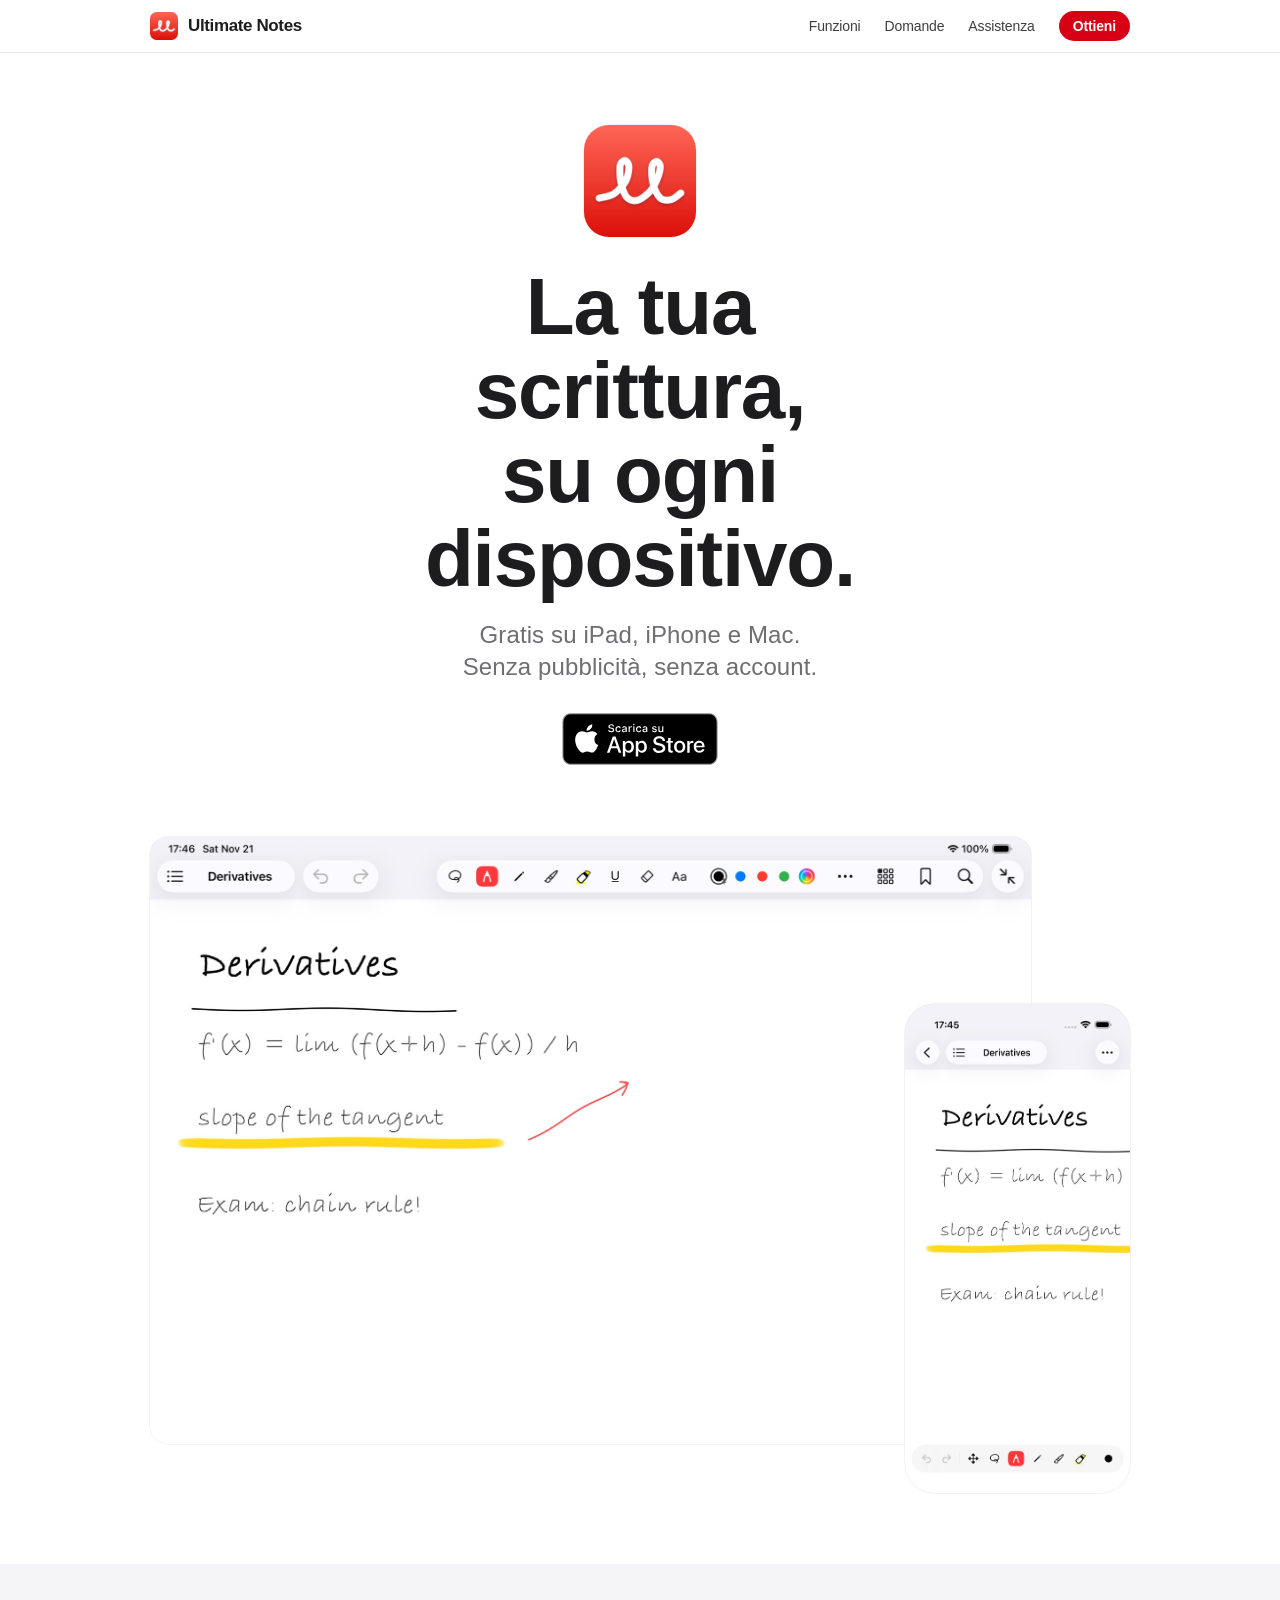
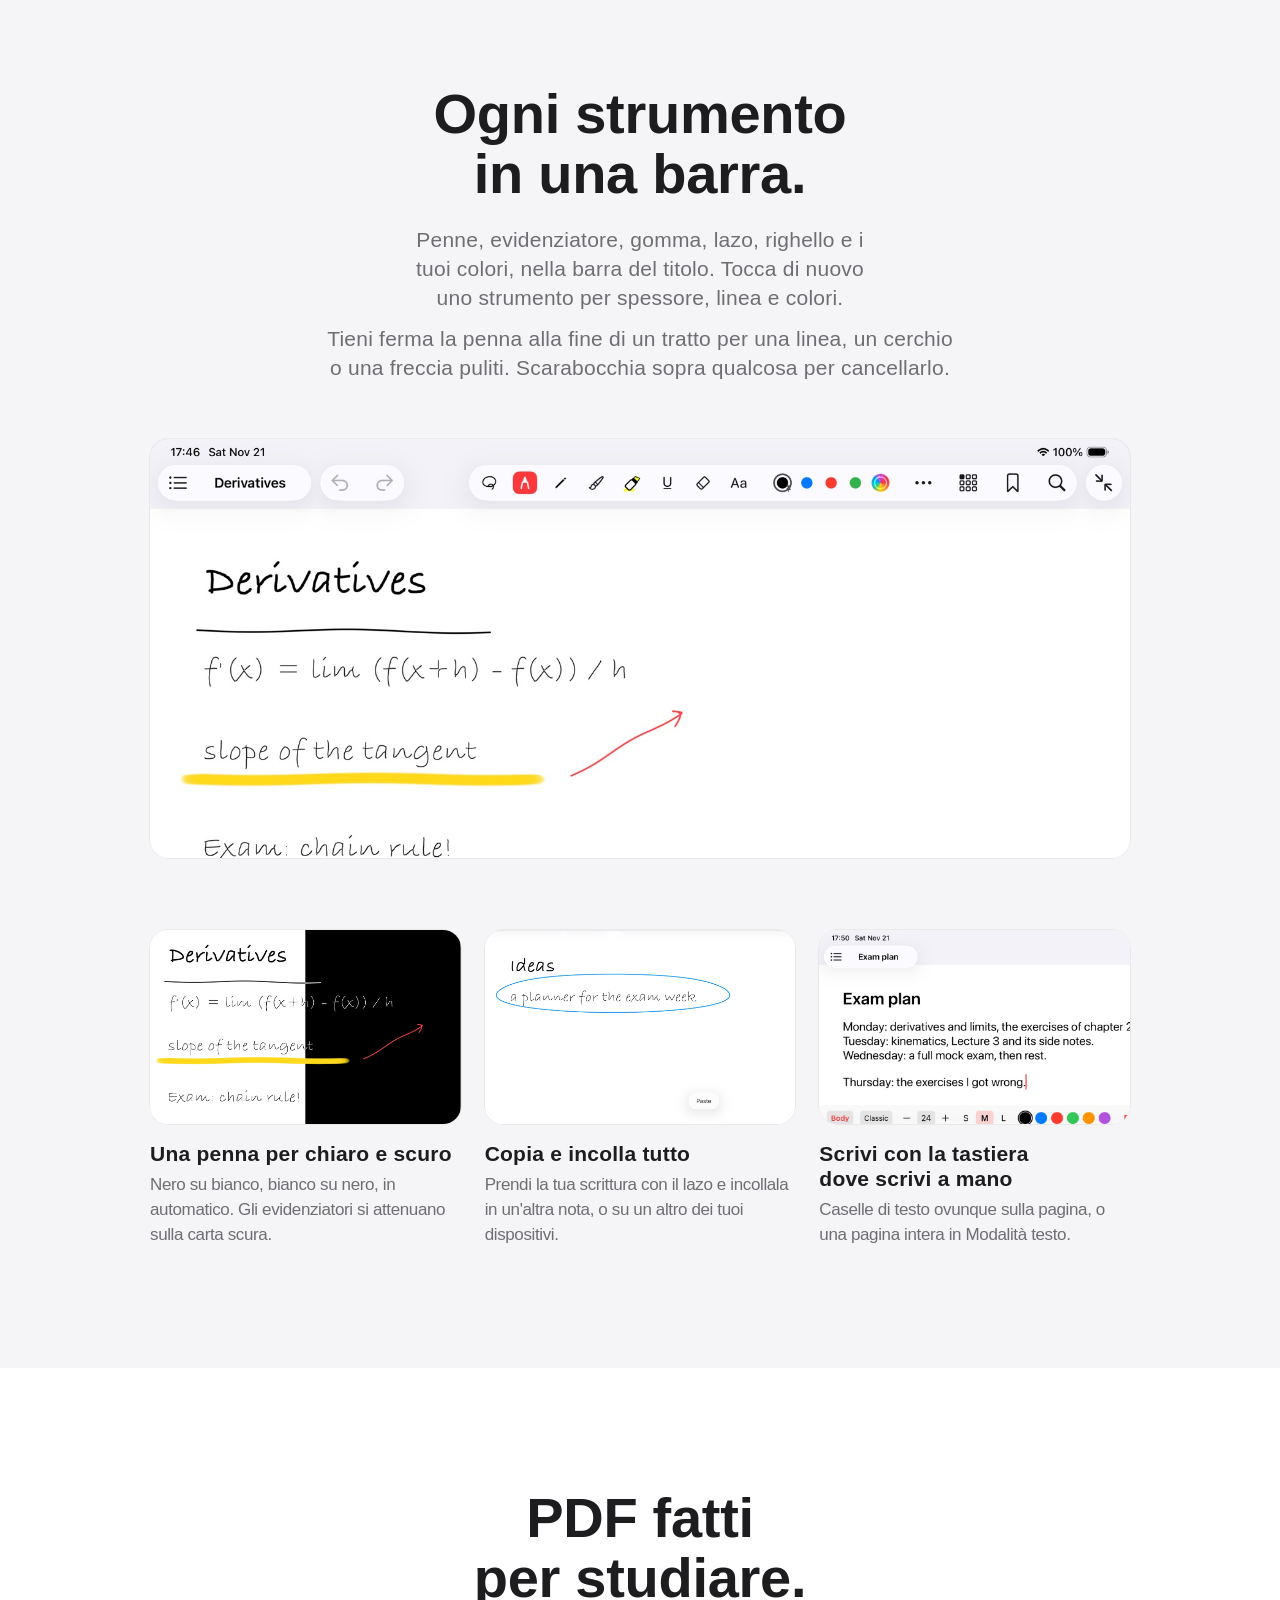
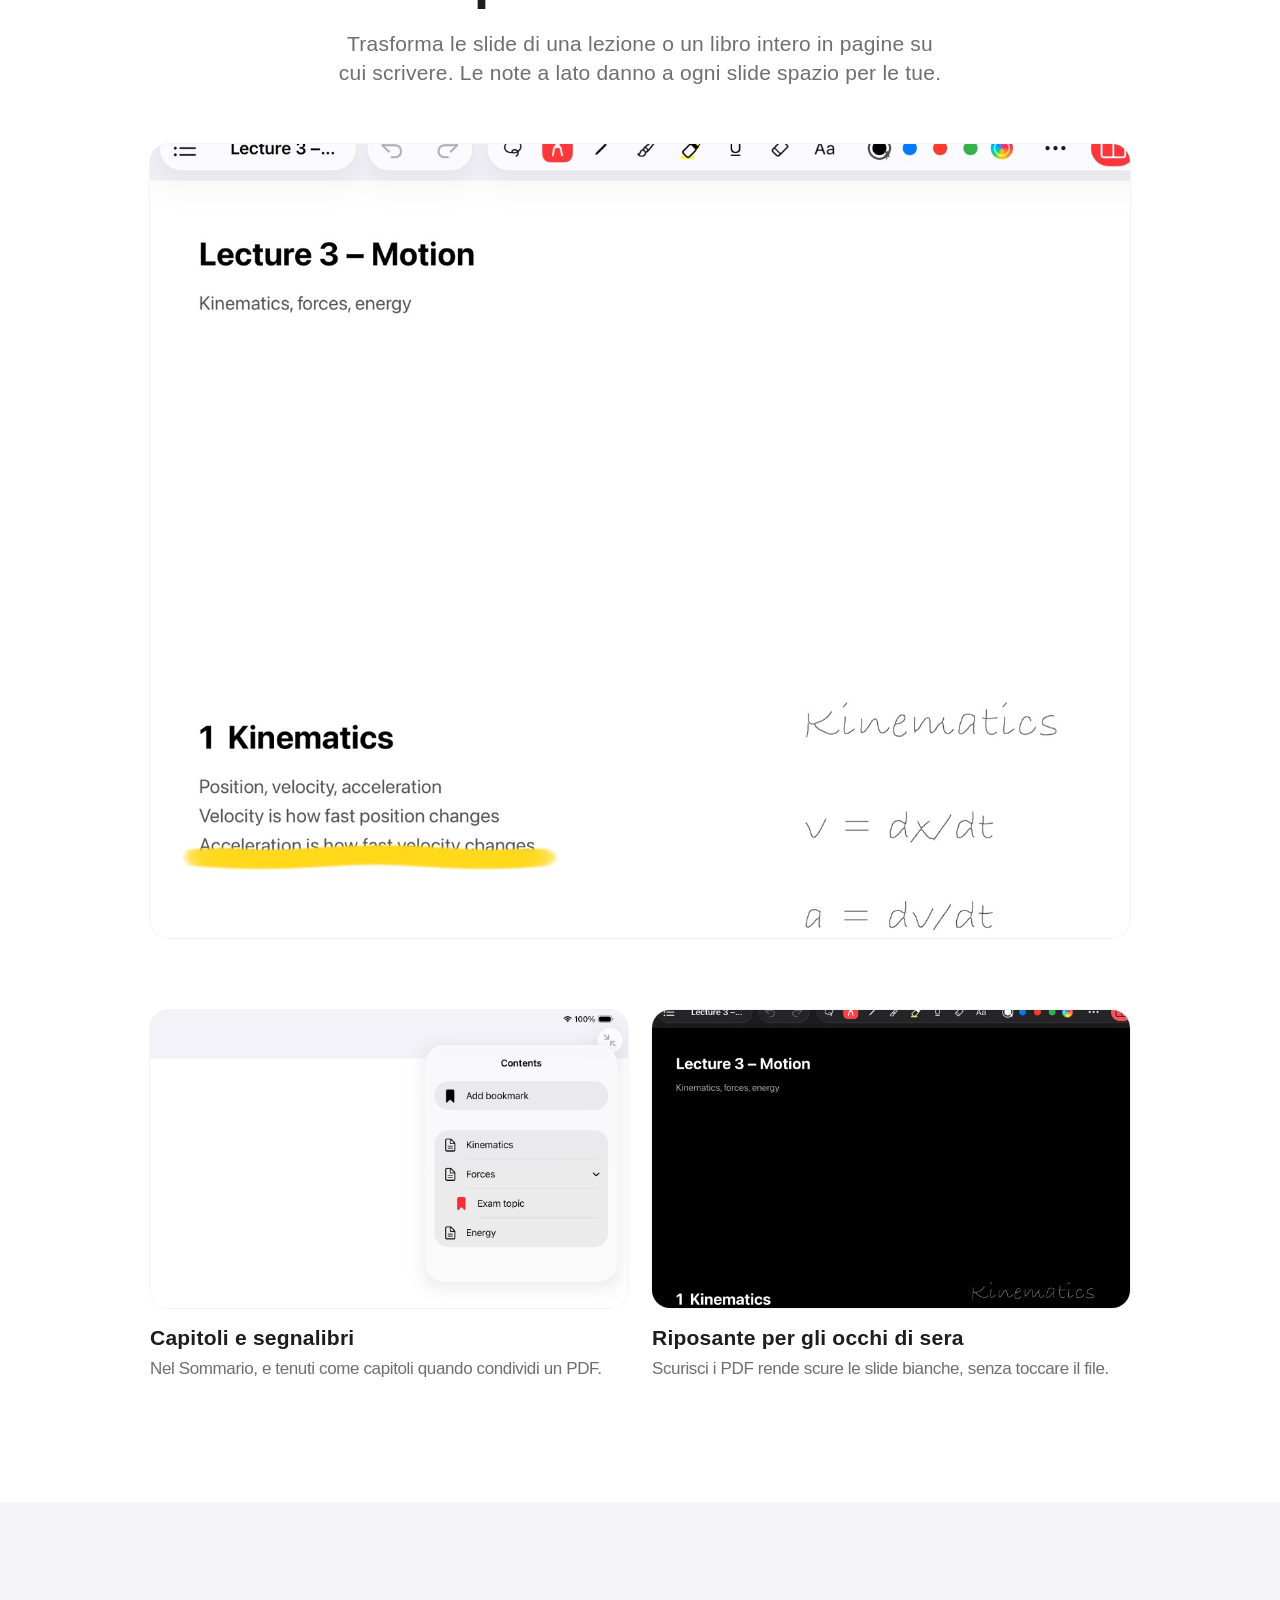
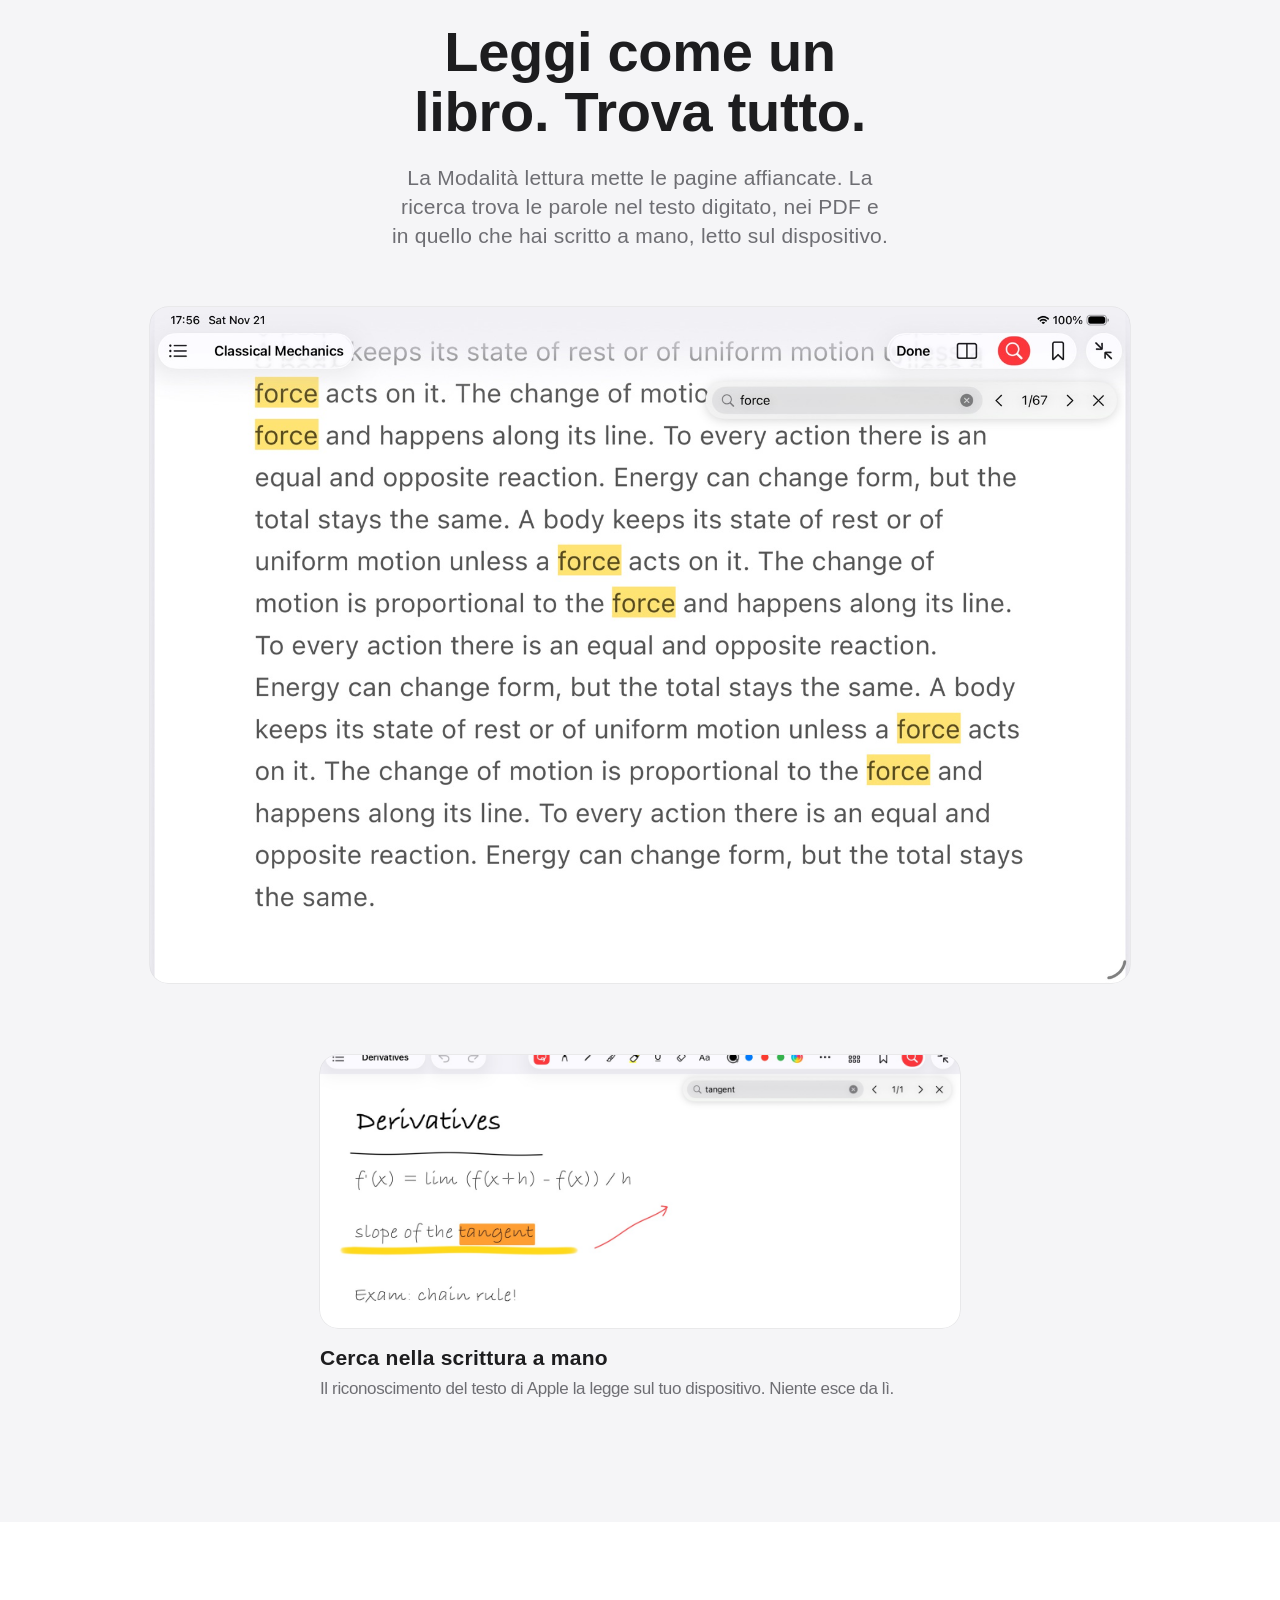
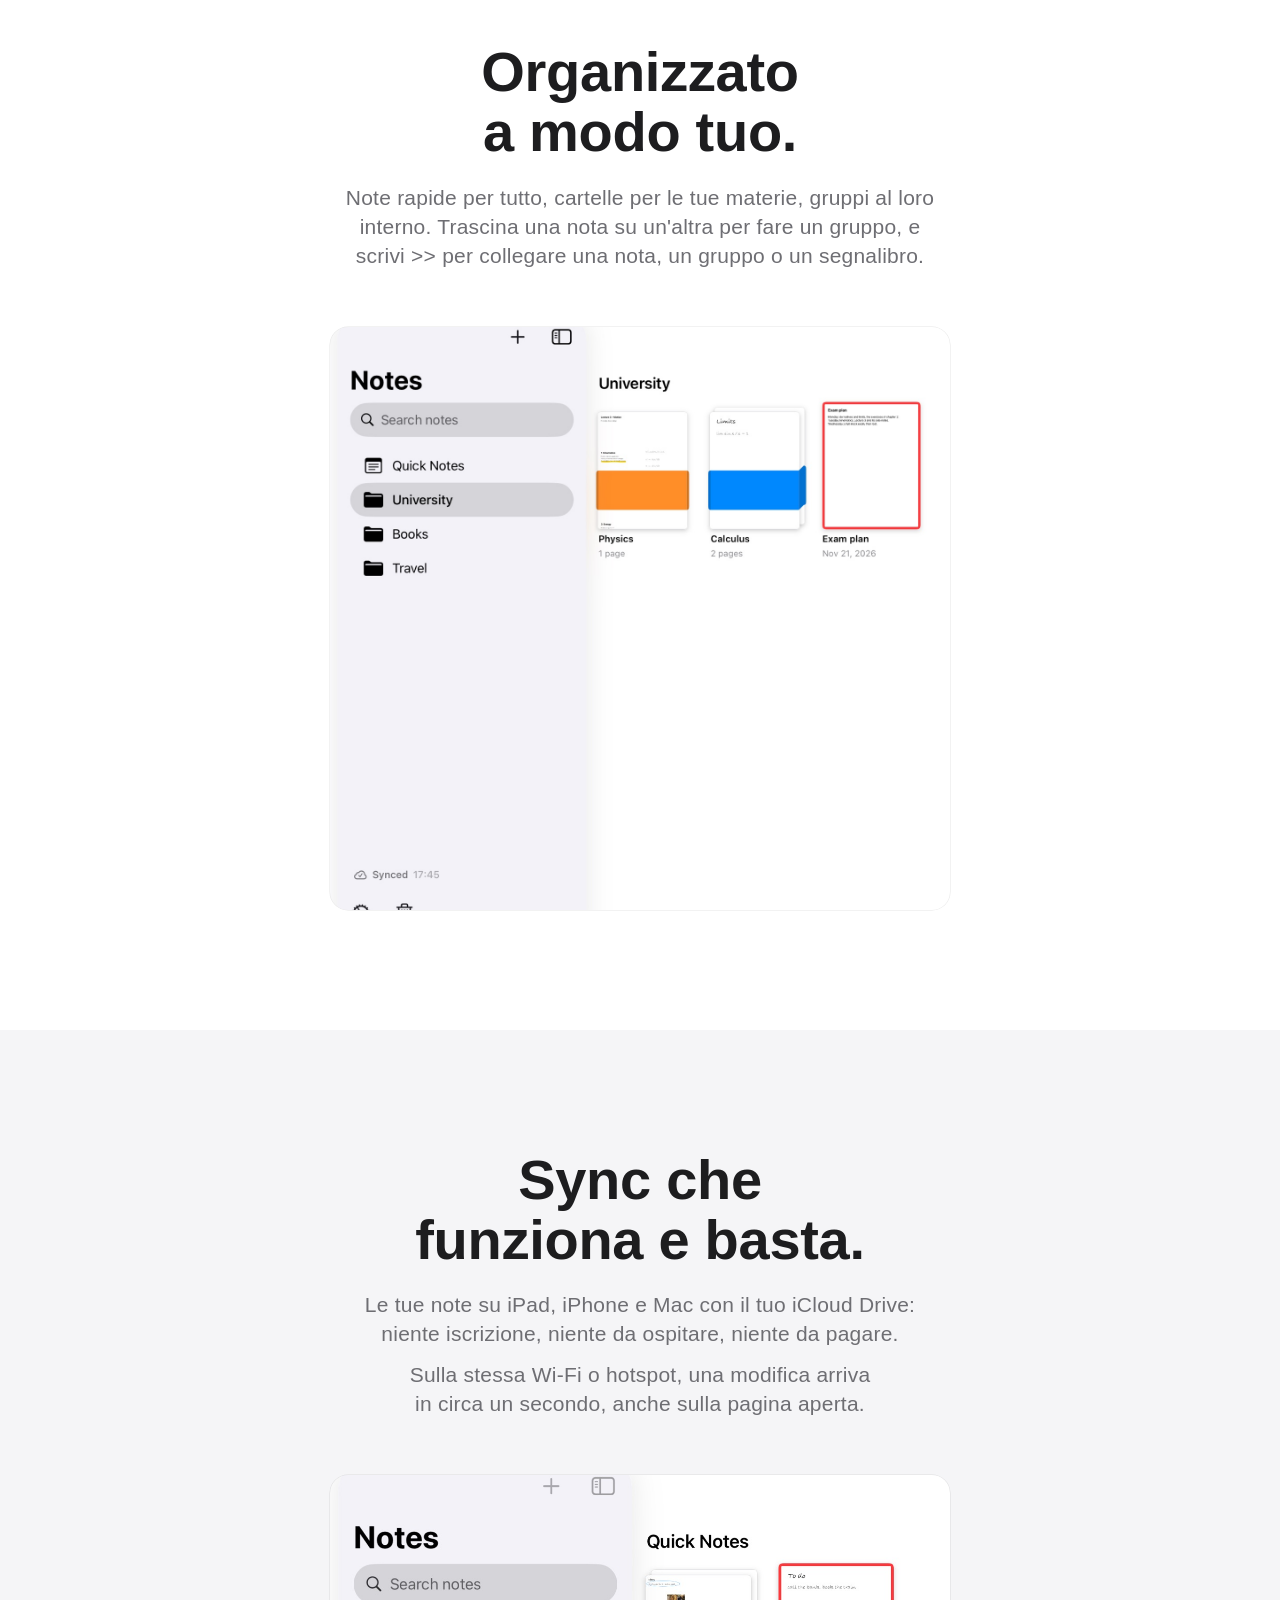
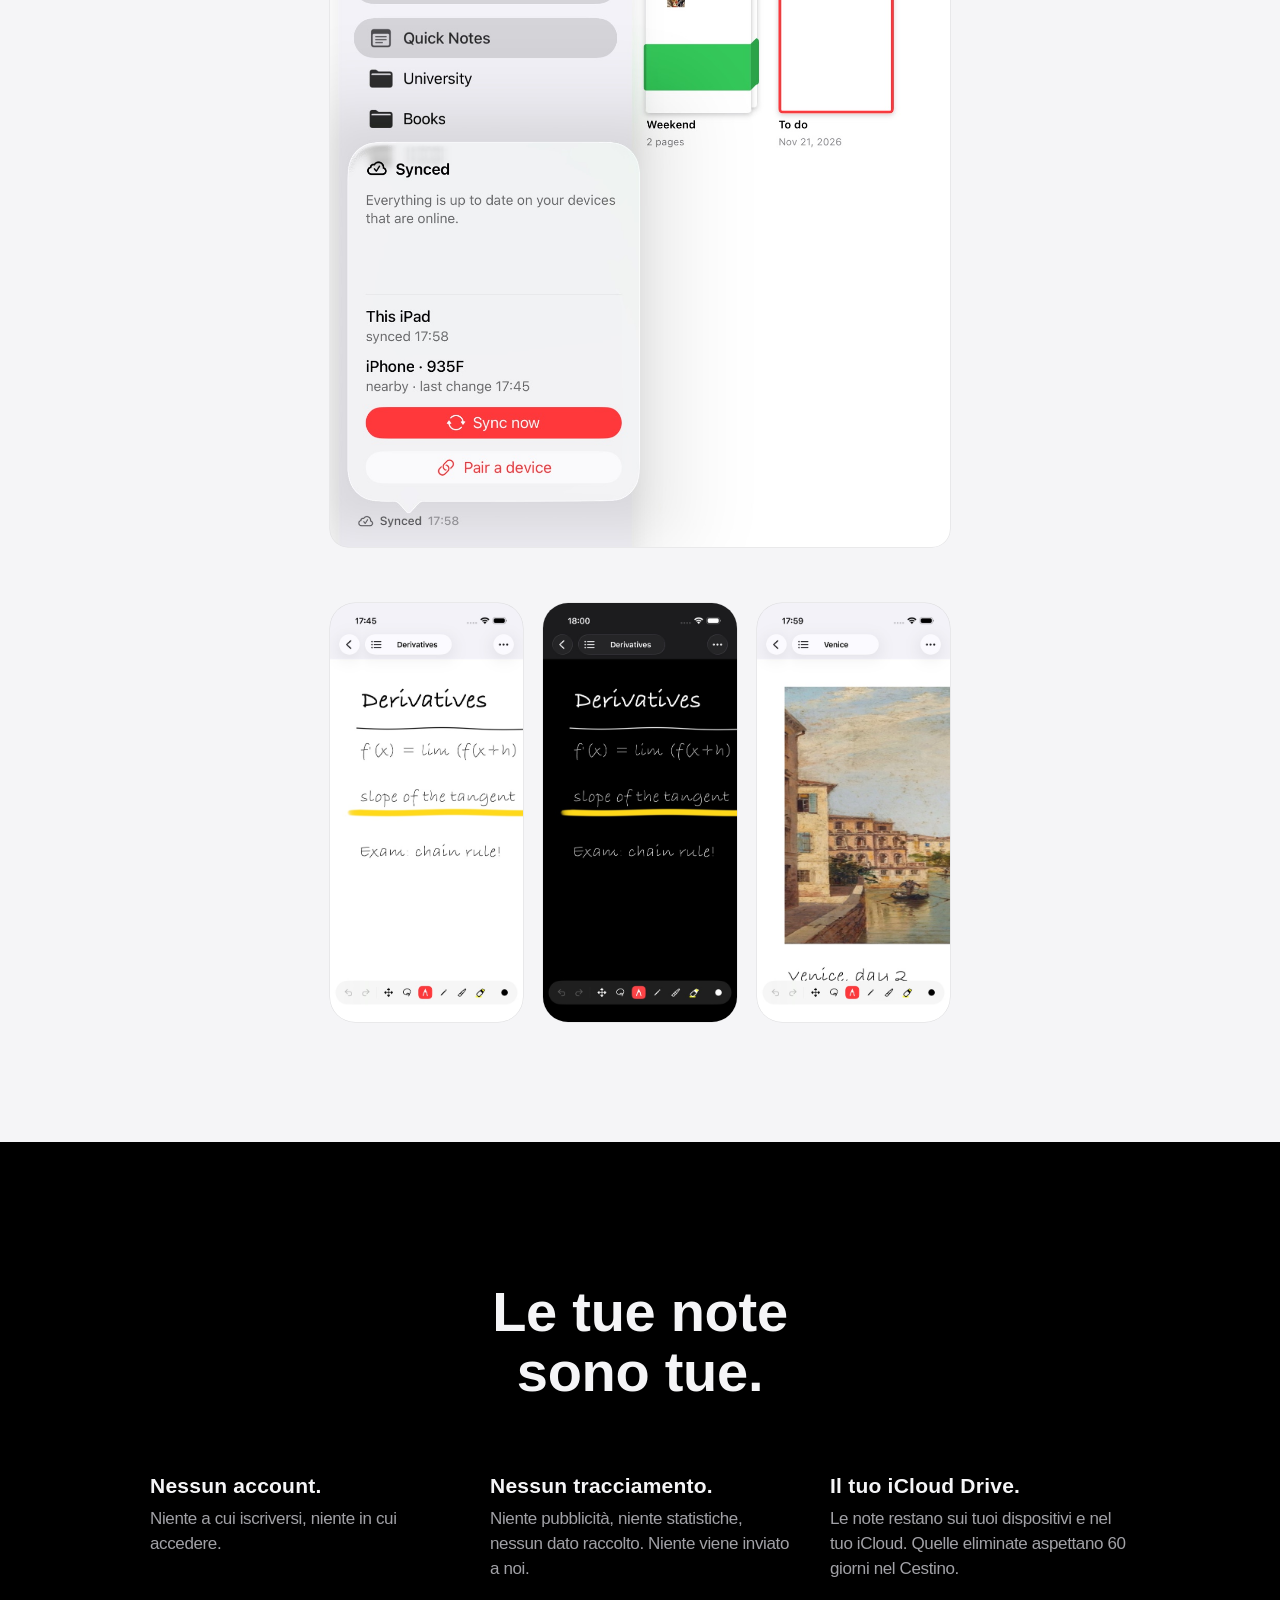
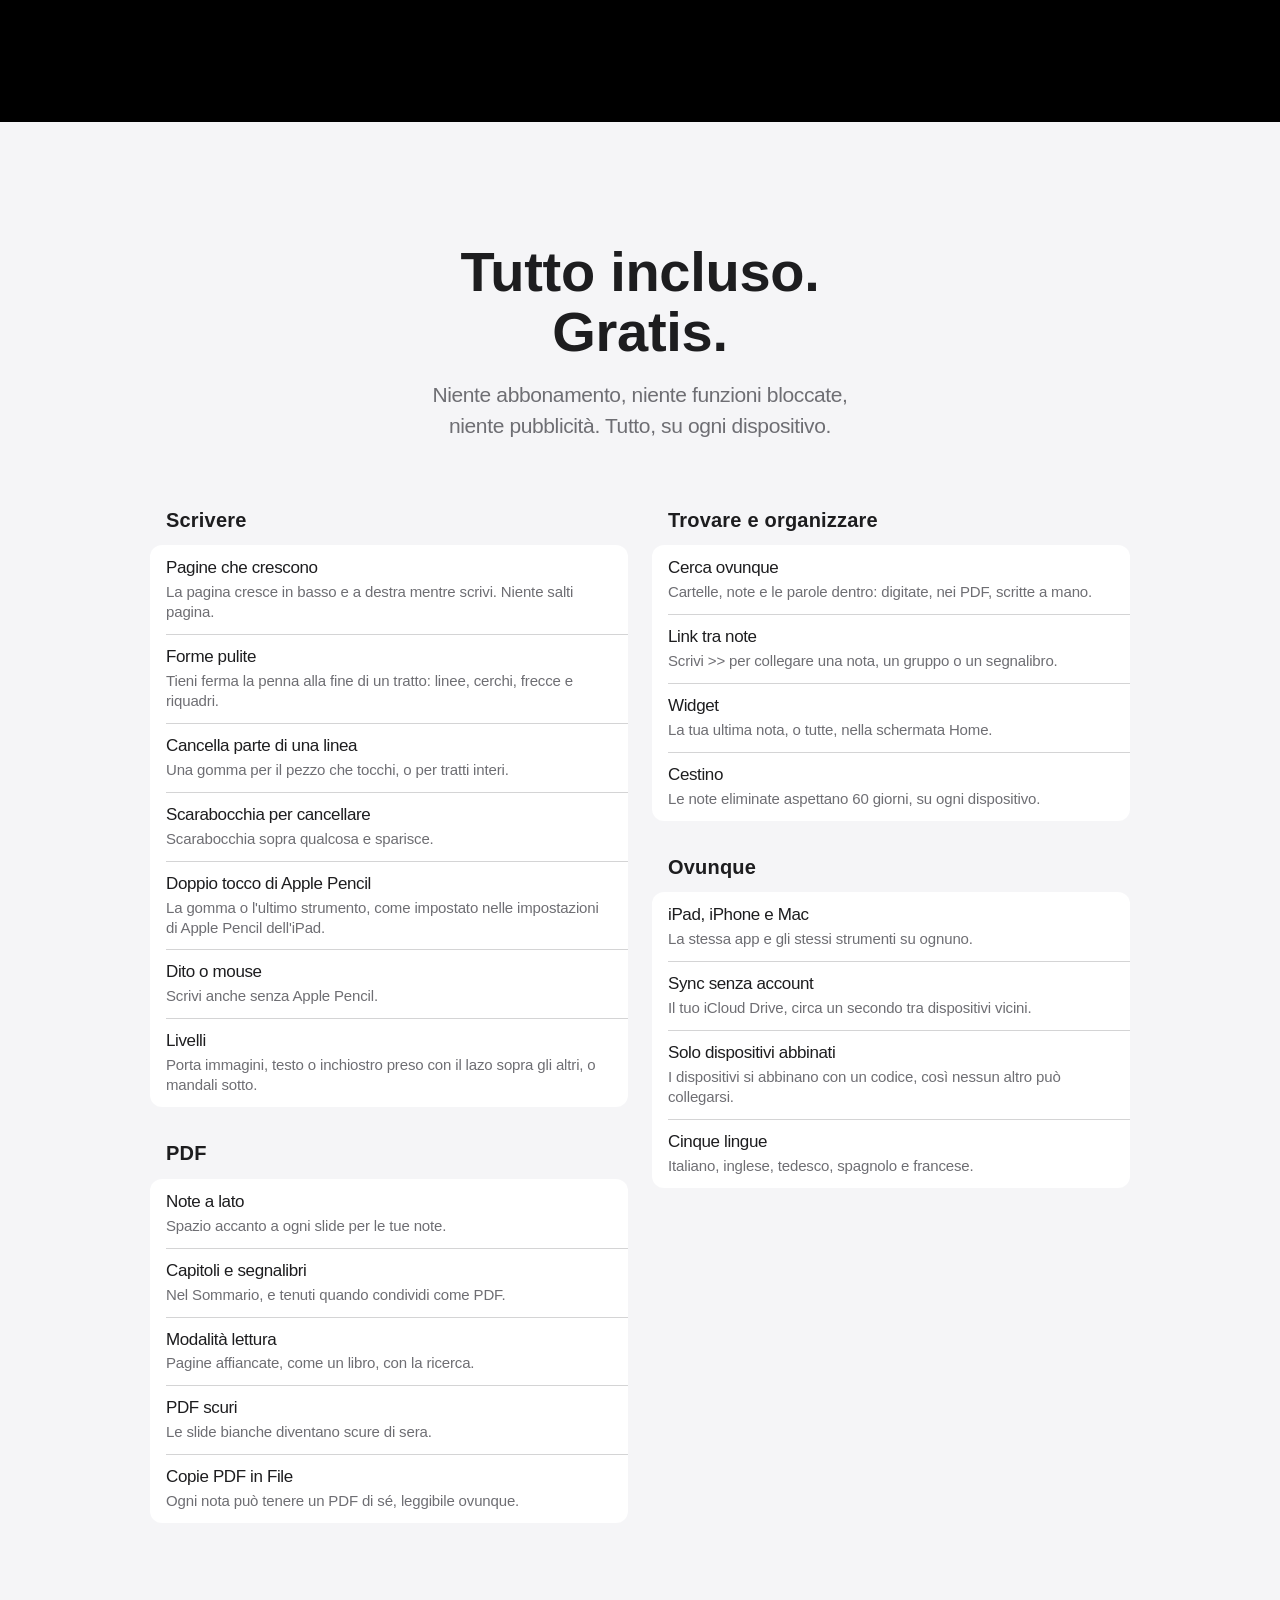
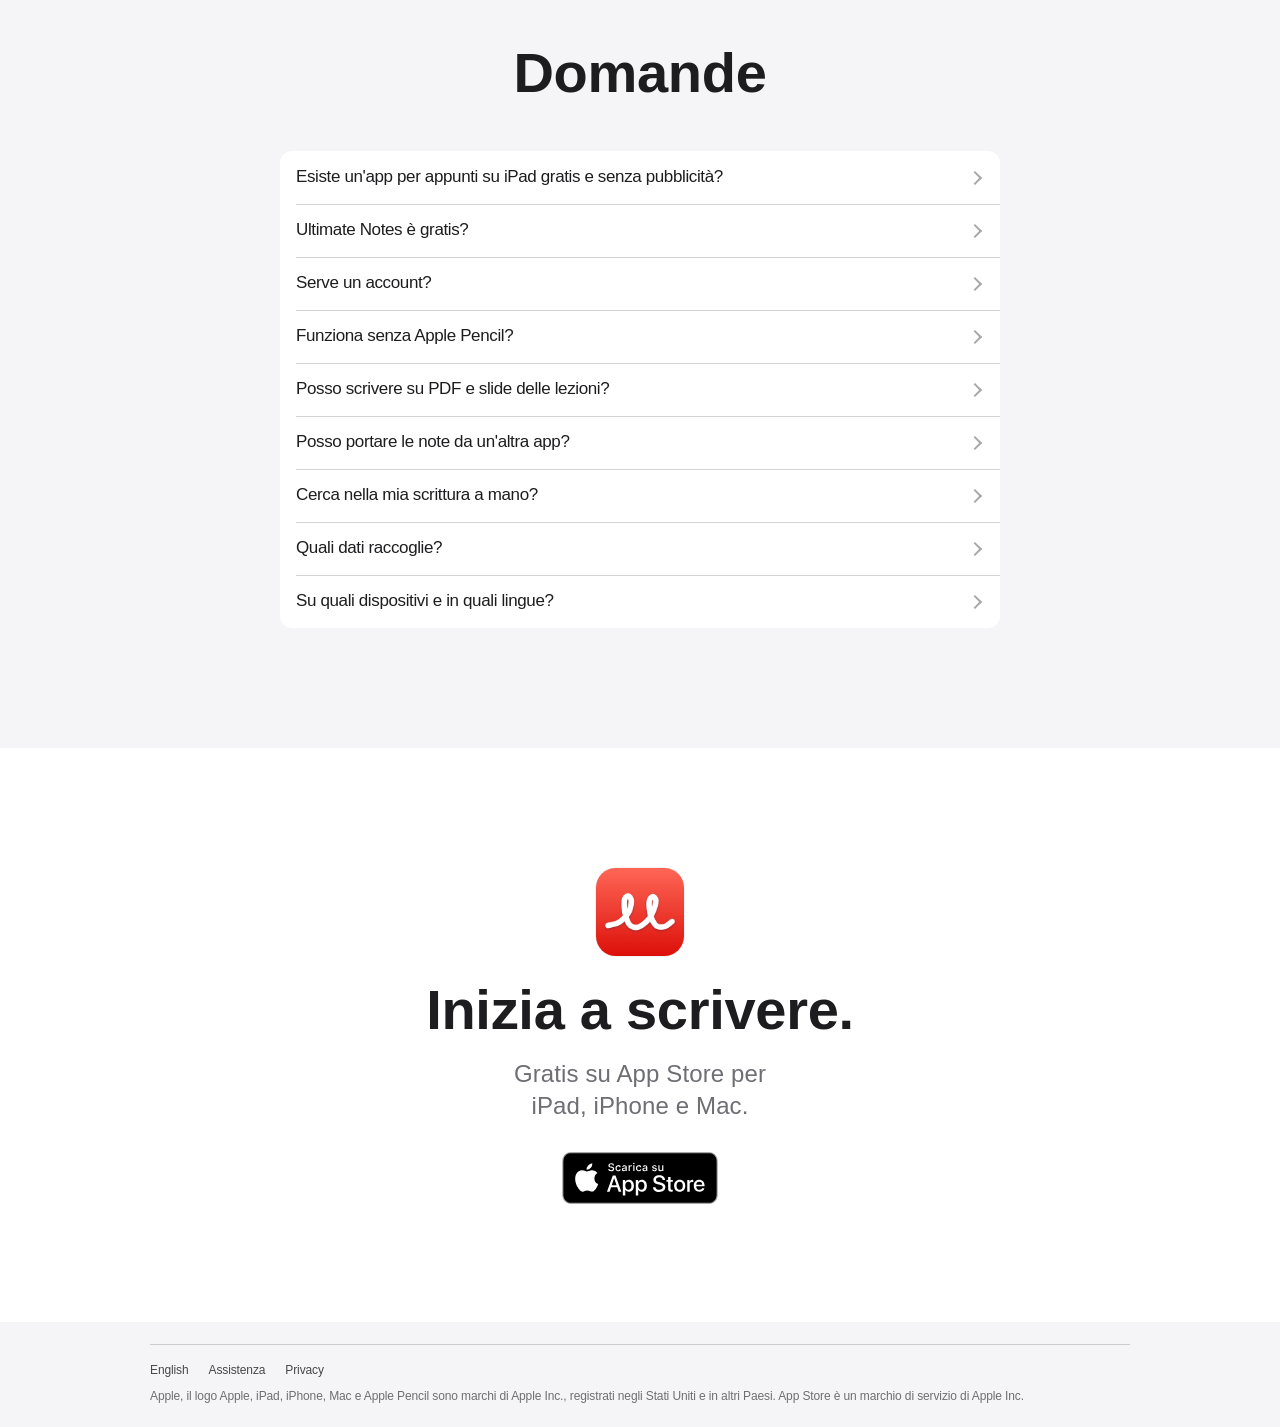
<file: it/app/index.html>
<!doctype html>
<html lang="it">
<head>
<meta charset="utf-8">
<meta name="viewport" content="width=device-width, initial-scale=1">
<title>Ultimate Notes: appunti a mano gratis per iPad, iPhone e Mac</title>
<meta name="description" content="Gratis, senza pubblicità, senza account. Scrivi sui PDF, cerca nella scrittura a mano, sync con il tuo iCloud Drive.">
<link rel="canonical" href="https://zxmc1100.github.io/ultimate-notes/it/">
<meta property="og:type" content="website">
<meta property="og:site_name" content="Ultimate Notes">
<meta property="og:title" content="Ultimate Notes: appunti a mano gratis per iPad, iPhone e Mac">
<meta property="og:description" content="Gratis, senza pubblicità, senza account. Scrivi sui PDF, cerca nella scrittura a mano, sync con il tuo iCloud Drive.">
<meta property="og:url" content="https://zxmc1100.github.io/ultimate-notes/it/app/">
<meta property="og:image" content="https://zxmc1100.github.io/ultimate-notes/img/share-it.png">
<meta property="og:image:width" content="1200">
<meta property="og:image:height" content="630">
<meta property="og:image:alt" content="Ultimate Notes">
<meta name="twitter:card" content="summary_large_image">
<meta name="twitter:image" content="https://zxmc1100.github.io/ultimate-notes/img/share-it.png">
<meta name="apple-itunes-app" content="app-id=6821194922">
<link rel="stylesheet" href="../../style.css">
<link rel="icon" href="../../icon.png">
<script>
  // Shared links open the App Store on Apple devices (iPadOS reports a Mac) and the website elsewhere. Chat apps
  // don't run this: they read the card above.
  location.replace(/iPhone|iPad|iPod|Macintosh/.test(navigator.userAgent) ? "https://apps.apple.com/app/id6821194922" : "../../it/");
</script>
</head>
<body>
<main style="text-align:center;padding-top:20vh">
<a class="brand" href="../../it/" style="justify-content:center"><img src="../../icon.png" alt="">Ultimate Notes</a>
<p class="lead">Apertura di <a href="https://apps.apple.com/app/id6821194922">App Store</a></p>
</main>
</body>
</html>
</file>
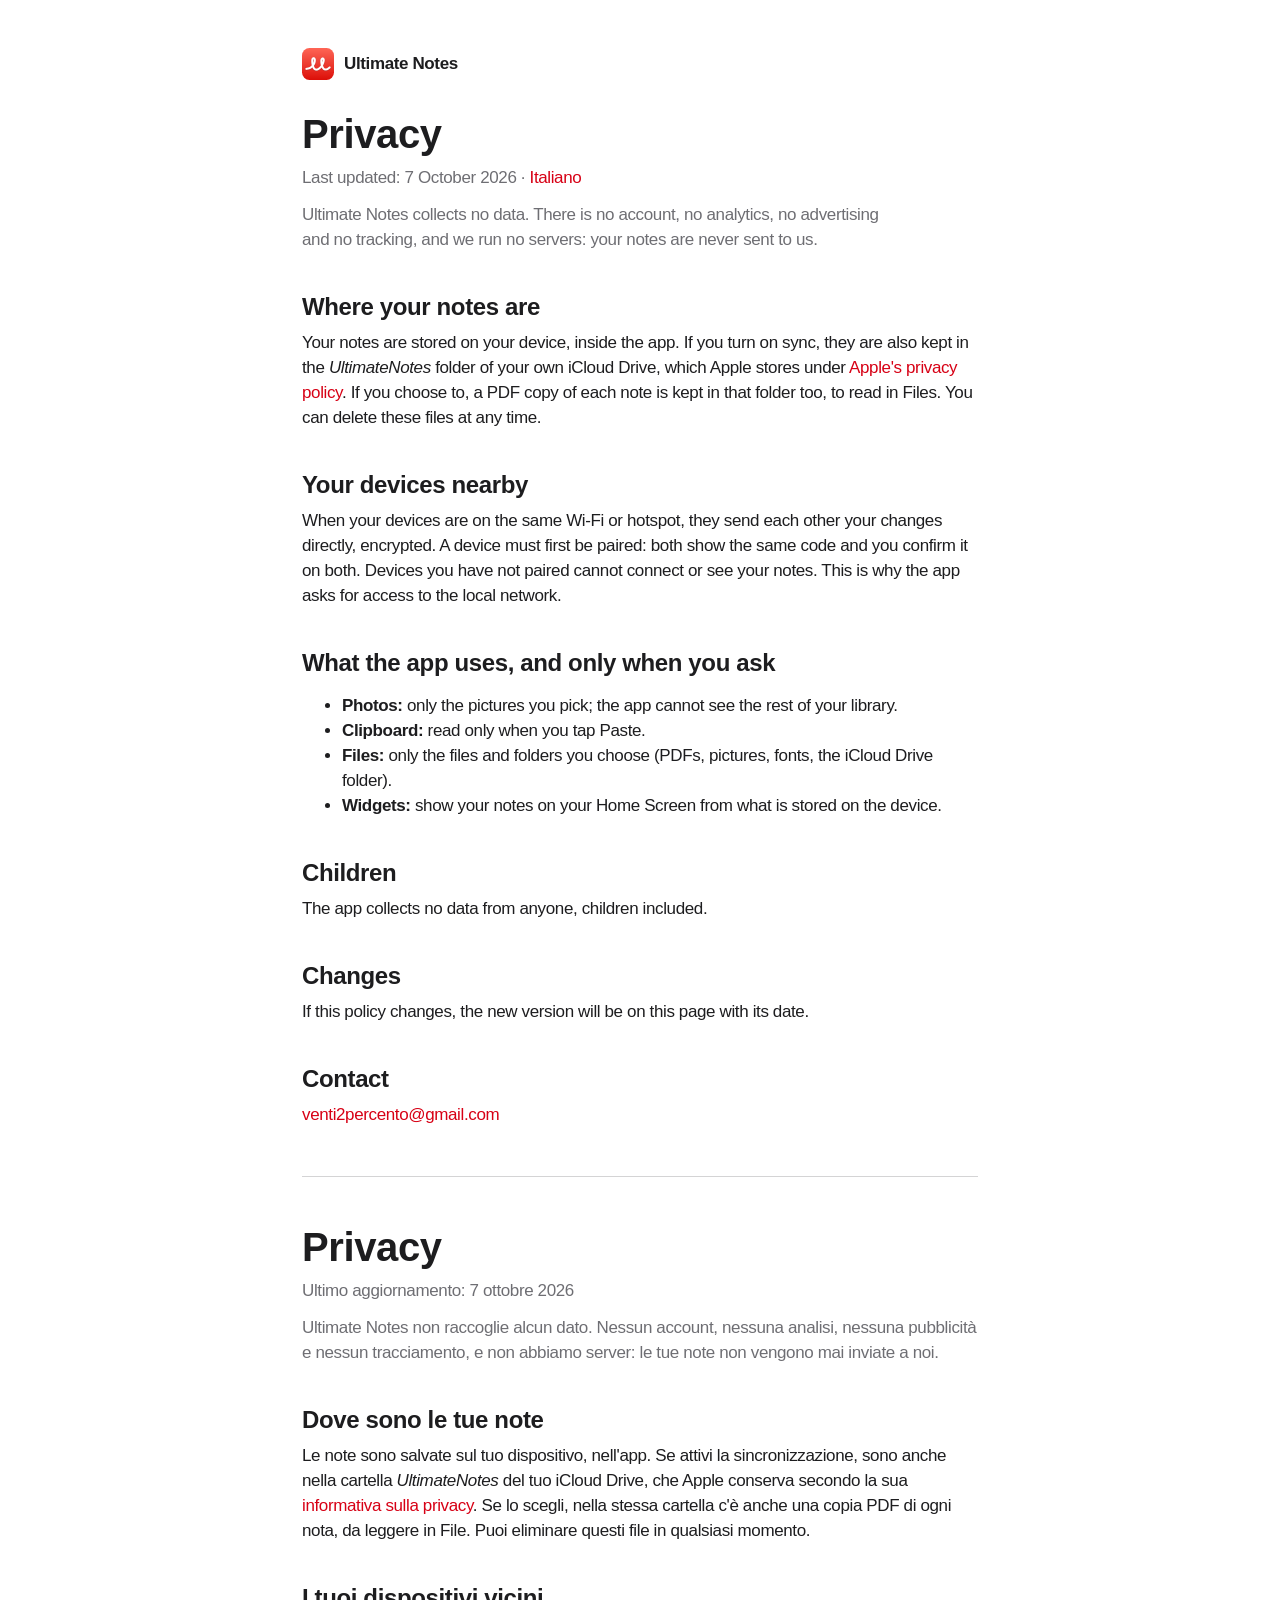
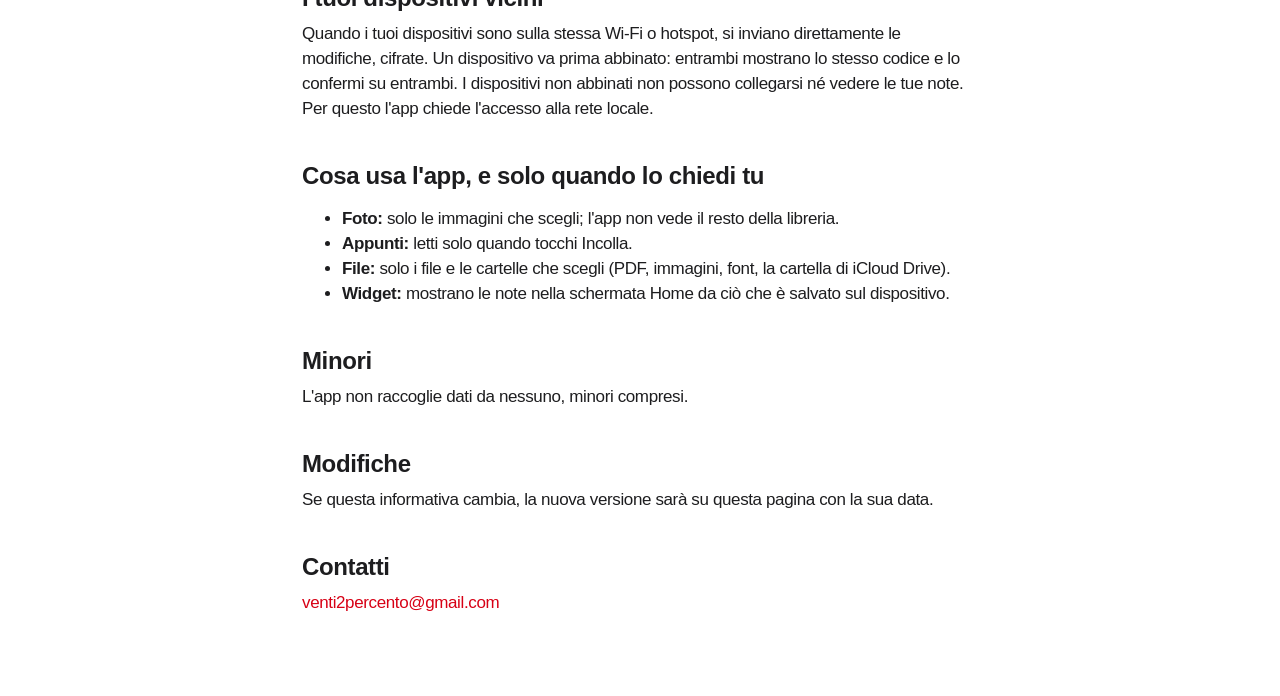
<file: privacy.html>
<!doctype html>
<html lang="en">
<head>
<meta charset="utf-8">
<meta name="viewport" content="width=device-width, initial-scale=1">
<title>Ultimate Notes Privacy</title>
<link rel="stylesheet" href="style.css">
<link rel="icon" href="icon.png">
</head>
<body>
<main>
<a class="brand" href="index.html"><img src="icon.png" alt="">Ultimate Notes</a>

<h1>Privacy</h1>
<p class="date">Last updated: 7 October 2026 · <a href="#it">Italiano</a></p>

<p class="lead">Ultimate Notes collects no data. There is no account, no analytics, no advertising and no tracking,
and we run no servers: your notes are never sent to us.</p>

<h2>Where your notes are</h2>
<p>Your notes are stored on your device, inside the app. If you turn on sync, they are also kept in the
<em>UltimateNotes</em> folder of your own iCloud Drive, which Apple stores under
<a href="https://www.apple.com/legal/privacy/">Apple's privacy policy</a>. If you choose to, a PDF copy of each note is
kept in that folder too, to read in Files. You can delete these files at any time.</p>

<h2>Your devices nearby</h2>
<p>When your devices are on the same Wi‑Fi or hotspot, they send each other your changes directly, encrypted. A device
must first be paired: both show the same code and you confirm it on both. Devices you have not paired cannot connect
or see your notes. This is why the app asks for access to the local network.</p>

<h2>What the app uses, and only when you ask</h2>
<ul>
<li><strong>Photos:</strong> only the pictures you pick; the app cannot see the rest of your library.</li>
<li><strong>Clipboard:</strong> read only when you tap Paste.</li>
<li><strong>Files:</strong> only the files and folders you choose (PDFs, pictures, fonts, the iCloud Drive folder).</li>
<li><strong>Widgets:</strong> show your notes on your Home Screen from what is stored on the device.</li>
</ul>

<h2>Children</h2>
<p>The app collects no data from anyone, children included.</p>

<h2>Changes</h2>
<p>If this policy changes, the new version will be on this page with its date.</p>

<h2>Contact</h2>
<p><a href="mailto:venti2percento@gmail.com">venti2percento@gmail.com</a></p>

<hr>

<section id="it" lang="it">
<h1>Privacy</h1>
<p class="date">Ultimo aggiornamento: 7 ottobre 2026</p>

<p class="lead">Ultimate Notes non raccoglie alcun dato. Nessun account, nessuna analisi, nessuna pubblicità e nessun
tracciamento, e non abbiamo server: le tue note non vengono mai inviate a noi.</p>

<h2>Dove sono le tue note</h2>
<p>Le note sono salvate sul tuo dispositivo, nell'app. Se attivi la sincronizzazione, sono anche nella cartella
<em>UltimateNotes</em> del tuo iCloud Drive, che Apple conserva secondo la sua
<a href="https://www.apple.com/it/legal/privacy/">informativa sulla privacy</a>. Se lo scegli, nella stessa cartella c'è
anche una copia PDF di ogni nota, da leggere in File. Puoi eliminare questi file in qualsiasi momento.</p>

<h2>I tuoi dispositivi vicini</h2>
<p>Quando i tuoi dispositivi sono sulla stessa Wi‑Fi o hotspot, si inviano direttamente le modifiche, cifrate. Un
dispositivo va prima abbinato: entrambi mostrano lo stesso codice e lo confermi su entrambi. I dispositivi non abbinati
non possono collegarsi né vedere le tue note. Per questo l'app chiede l'accesso alla rete locale.</p>

<h2>Cosa usa l'app, e solo quando lo chiedi tu</h2>
<ul>
<li><strong>Foto:</strong> solo le immagini che scegli; l'app non vede il resto della libreria.</li>
<li><strong>Appunti:</strong> letti solo quando tocchi Incolla.</li>
<li><strong>File:</strong> solo i file e le cartelle che scegli (PDF, immagini, font, la cartella di iCloud Drive).</li>
<li><strong>Widget:</strong> mostrano le note nella schermata Home da ciò che è salvato sul dispositivo.</li>
</ul>

<h2>Minori</h2>
<p>L'app non raccoglie dati da nessuno, minori compresi.</p>

<h2>Modifiche</h2>
<p>Se questa informativa cambia, la nuova versione sarà su questa pagina con la sua data.</p>

<h2>Contatti</h2>
<p><a href="mailto:venti2percento@gmail.com">venti2percento@gmail.com</a></p>
</section>
</main>
</body>
</html>
</file>
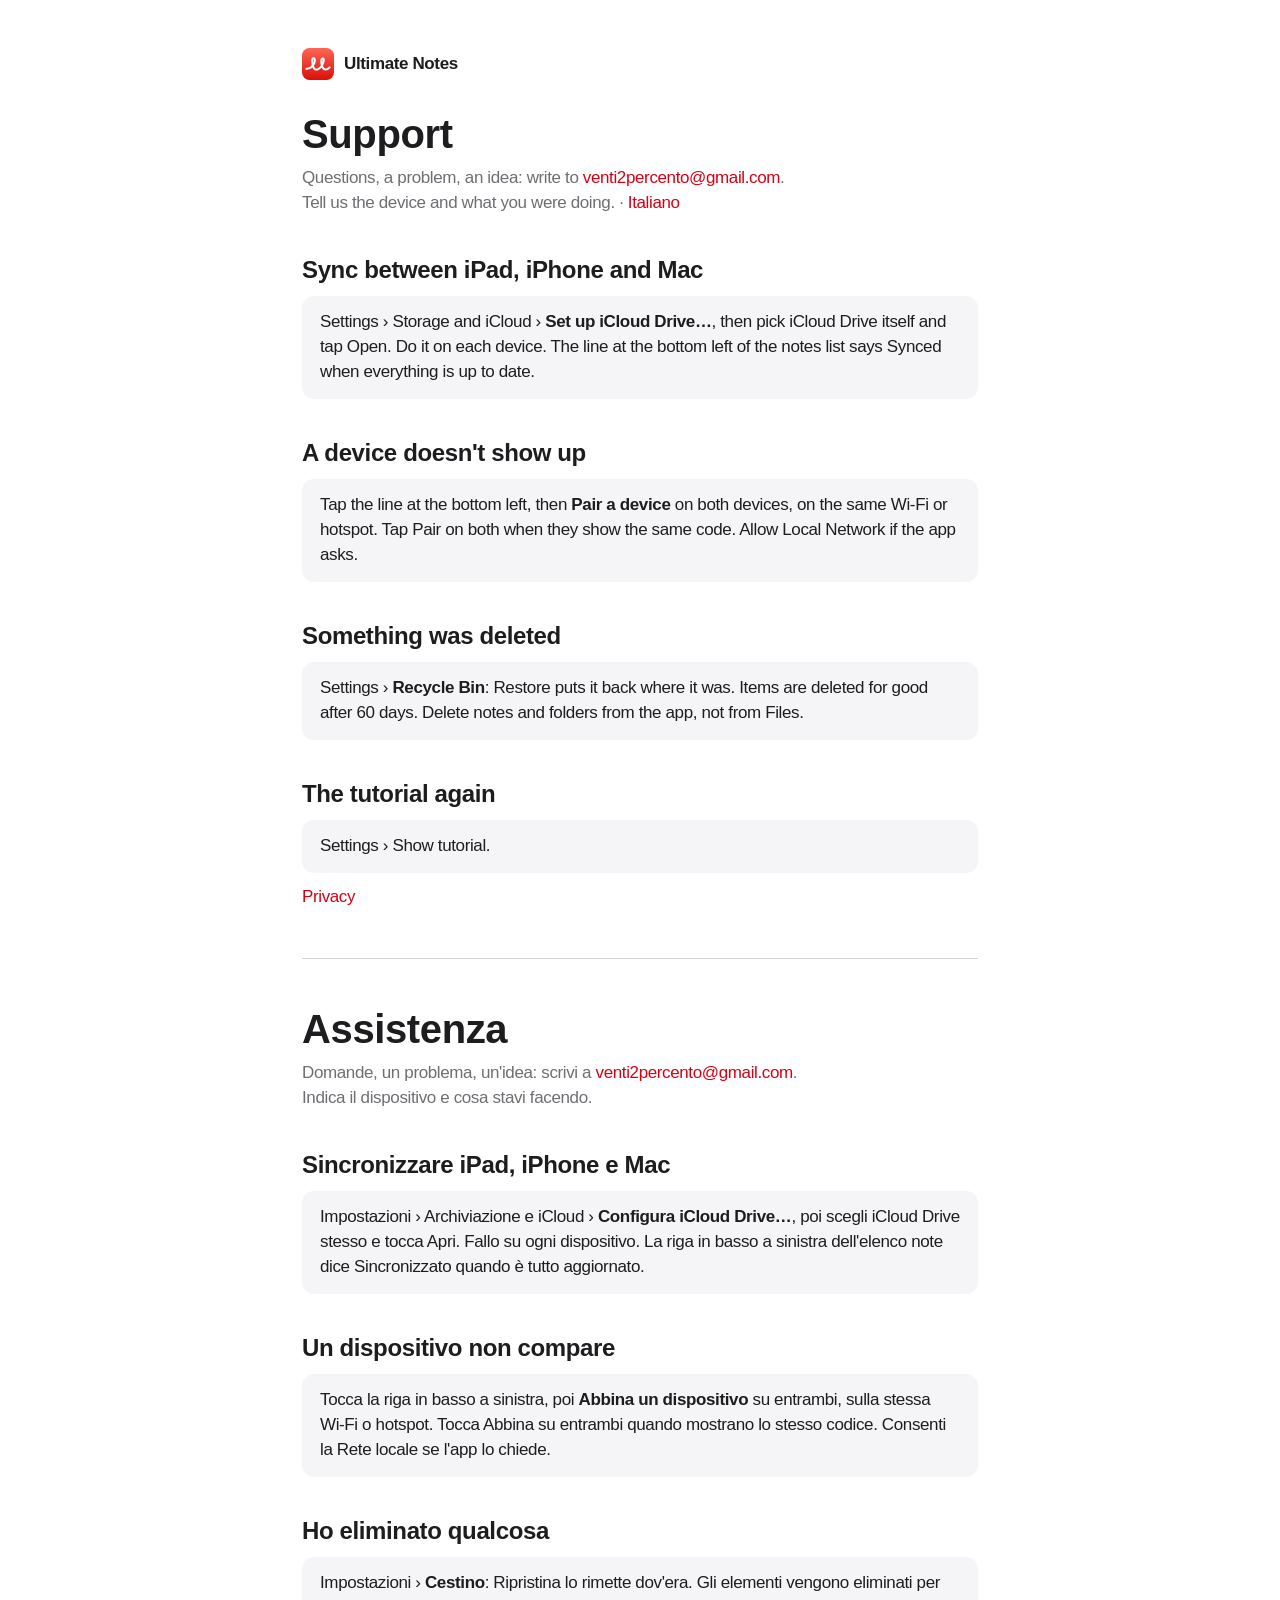
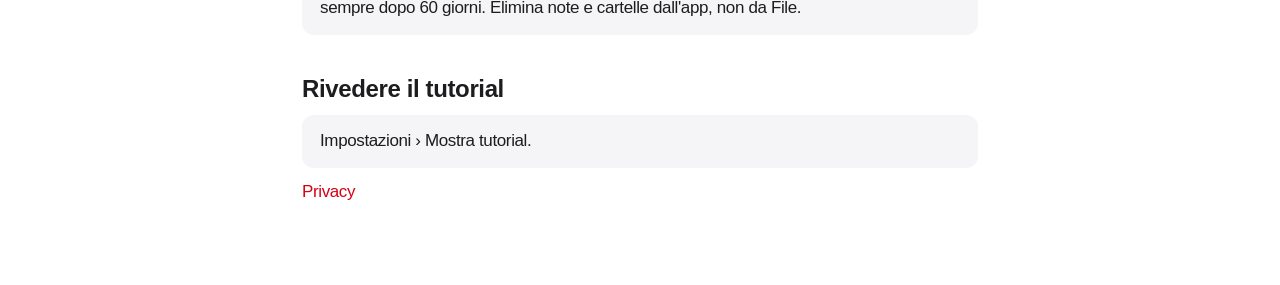
<file: support.html>
<!doctype html>
<html lang="en">
<head>
<meta charset="utf-8">
<meta name="viewport" content="width=device-width, initial-scale=1">
<title>Ultimate Notes Support</title>
<link rel="stylesheet" href="style.css">
<link rel="icon" href="icon.png">
</head>
<body>
<main>
<a class="brand" href="index.html"><img src="icon.png" alt="">Ultimate Notes</a>

<h1>Support</h1>
<p class="lead">Questions, a problem, an idea: write to <a href="mailto:venti2percento@gmail.com">venti2percento@gmail.com</a>.
Tell us the device and what you were doing. · <a href="#it">Italiano</a></p>

<h2>Sync between iPad, iPhone and Mac</h2>
<div class="card">
<p>Settings › Storage and iCloud › <strong>Set up iCloud Drive…</strong>, then pick iCloud Drive itself and tap Open.
Do it on each device. The line at the bottom left of the notes list says Synced when everything is up to date.</p>
</div>

<h2>A device doesn't show up</h2>
<div class="card">
<p>Tap the line at the bottom left, then <strong>Pair a device</strong> on both devices, on the same Wi‑Fi or hotspot.
Tap Pair on both when they show the same code. Allow Local Network if the app asks.</p>
</div>

<h2>Something was deleted</h2>
<div class="card">
<p>Settings › <strong>Recycle Bin</strong>: Restore puts it back where it was. Items are deleted for good after 60
days. Delete notes and folders from the app, not from Files.</p>
</div>

<h2>The tutorial again</h2>
<div class="card">
<p>Settings › Show tutorial.</p>
</div>

<p><a href="privacy.html">Privacy</a></p>

<hr>

<section id="it" lang="it">
<h1>Assistenza</h1>
<p class="lead">Domande, un problema, un'idea: scrivi a <a href="mailto:venti2percento@gmail.com">venti2percento@gmail.com</a>.
Indica il dispositivo e cosa stavi facendo.</p>

<h2>Sincronizzare iPad, iPhone e Mac</h2>
<div class="card">
<p>Impostazioni › Archiviazione e iCloud › <strong>Configura iCloud Drive…</strong>, poi scegli iCloud Drive stesso e
tocca Apri. Fallo su ogni dispositivo. La riga in basso a sinistra dell'elenco note dice Sincronizzato quando è tutto
aggiornato.</p>
</div>

<h2>Un dispositivo non compare</h2>
<div class="card">
<p>Tocca la riga in basso a sinistra, poi <strong>Abbina un dispositivo</strong> su entrambi, sulla stessa Wi‑Fi o
hotspot. Tocca Abbina su entrambi quando mostrano lo stesso codice. Consenti la Rete locale se l'app lo chiede.</p>
</div>

<h2>Ho eliminato qualcosa</h2>
<div class="card">
<p>Impostazioni › <strong>Cestino</strong>: Ripristina lo rimette dov'era. Gli elementi vengono eliminati per sempre
dopo 60 giorni. Elimina note e cartelle dall'app, non da File.</p>
</div>

<h2>Rivedere il tutorial</h2>
<div class="card">
<p>Impostazioni › Mostra tutorial.</p>
</div>

<p><a href="privacy.html#it">Privacy</a></p>
</section>
</main>
</body>
</html>
</file>
<file: style.css>
/* Ultimate Notes: the app's own look. SF Pro (the system font), Apple's grays, the app's red as the only accent,
   grouped lists like Settings. Pages: index.html and it/index.html (made by build.py), support.html, privacy.html. */
:root {
  --text: #1d1d1f; --secondary: #6e6e73; --bg: #ffffff; --alt: #f5f5f7; --group: #ffffff;
  --separator: rgba(60, 60, 67, 0.22); --accent: #d70015; --button: #d70015; --bar: rgba(255, 255, 255, 0.78);
  --hairline: rgba(0, 0, 0, 0.1); --private-bg: #000000; --private-text: #f5f5f7; --private-secondary: #a1a1a6;
}
@media (prefers-color-scheme: dark) {
  :root {
    --text: #f5f5f7; --secondary: #a1a1a6; --bg: #000000; --alt: #161617; --group: #1c1c1e;
    --separator: rgba(84, 84, 88, 0.6); --accent: #ff453a; --bar: rgba(22, 22, 23, 0.78);
    --hairline: rgba(255, 255, 255, 0.14); --private-bg: #000000;
  }
}
* { box-sizing: border-box; }
html { -webkit-text-size-adjust: 100%; scroll-padding-top: 64px; }
body {
  margin: 0; color: var(--text); background: var(--bg);
  font: 17px/1.47 -apple-system, BlinkMacSystemFont, "Helvetica Neue", Helvetica, Arial, sans-serif;
  letter-spacing: -0.022em; -webkit-font-smoothing: antialiased;
}
a { color: var(--accent); text-decoration: none; }
a:hover { text-decoration: underline; }
:focus-visible { outline: 3px solid var(--accent); outline-offset: 3px; border-radius: 6px; }
img { max-width: 100%; }
h1, h2, h3 { margin: 0; font-weight: 700; text-wrap: balance; }
.sub, .copy p, .lead { text-wrap: balance; }
p { margin: 0; }

/* The bar: thin, translucent, always there. */
.bar {
  position: sticky; top: 0; z-index: 10; background: var(--bar);
  -webkit-backdrop-filter: saturate(180%) blur(20px); backdrop-filter: saturate(180%) blur(20px);
  border-bottom: 0.5px solid var(--hairline);
}
.bar-inner { max-width: 1024px; margin: 0 auto; padding: 0 22px; height: 52px; display: flex; align-items: center; justify-content: space-between; }
.bar .name { display: flex; align-items: center; gap: 10px; color: var(--text); font-weight: 600; font-size: 17px; }
.bar .name img { width: 28px; height: 28px; border-radius: 6.5px; }
.bar .links { display: flex; align-items: center; gap: 24px; font-size: 14px; letter-spacing: -0.01em; }
.bar .links a { color: var(--text); opacity: 0.85; }
.bar .links a:hover { opacity: 1; text-decoration: none; }
.bar .links .get {
  color: #fff; opacity: 1; background: var(--button); border-radius: 999px; padding: 5px 14px; font-weight: 600;
}

/* The hero: the icon, one sentence, the badge, the devices. */
.hero { text-align: center; padding: 72px 22px 120px; overflow: hidden; }
.app-icon { display: block; margin: 0 auto 28px; border-radius: 22.37%; box-shadow: 0 0 0 0.5px var(--hairline); }
.hero h1 { font-size: clamp(44px, 7.2vw, 80px); line-height: 1.05; letter-spacing: -0.015em; max-width: 13ch; margin: 0 auto; }
.sub { color: var(--secondary); font-size: clamp(19px, 2.2vw, 24px); line-height: 1.33; letter-spacing: 0.005em; margin: 18px auto 0; max-width: 34ch; }
.badge { display: inline-block; margin-top: 30px; }
.badge img { display: block; width: 156px; height: 52px; }
.devices { position: relative; max-width: 980px; margin: 64px auto 0; padding-right: 8%; }
.devices .phone { position: absolute; right: 0; bottom: -8%; width: 23%; }

/* Screenshots: the device's own rounded screen, a hairline, no drop shadows. */
.shot { display: block; width: 100%; height: auto; border-radius: 18px; box-shadow: 0 0 0 0.5px var(--hairline); background: var(--alt); }
.shot.phone { border-radius: 13% / 6%; }

/* Chapters: full width, alternating white and gray, centered. */
.chapter { padding: 120px 22px; text-align: center; }
.chapter.alt { background: var(--alt); }
.inner { max-width: 980px; margin: 0 auto; }
.chapter h2, .private h2, .included h2, .questions h2, .end h2 {
  font-size: clamp(36px, 5.4vw, 56px); line-height: 1.07; letter-spacing: -0.005em; max-width: 16ch; margin: 0 auto;
}
.copy { max-width: 640px; margin: 22px auto 0; }
.copy p { color: var(--secondary); font-size: clamp(19px, 2vw, 21px); line-height: 1.38; letter-spacing: 0.011em; }
.copy p + p { margin-top: 12px; }
.hero-shot { margin: 56px auto 0; }
.hero-shot.narrow { max-width: 620px; }
.tiles { display: grid; gap: 40px 24px; margin-top: 72px; text-align: left; }
.tiles.n2 { grid-template-columns: repeat(2, 1fr); }
.tiles.n3 { grid-template-columns: repeat(3, 1fr); }
.tiles.n1 { max-width: 640px; margin-left: auto; margin-right: auto; }
.tiles figure { margin: 0; }
/* Tiles side by side share one frame; a light and a dark shot of the same note show as one, split down the middle. */
.tiles.n2 .pics, .tiles.n3 .pics {
  position: relative; aspect-ratio: 16 / 10; overflow: hidden; border-radius: 18px; box-shadow: 0 0 0 0.5px var(--hairline);
}
.tiles.n2 .pics img, .tiles.n3 .pics img {
  position: absolute; inset: 0; width: 100%; height: 100%; object-fit: cover; object-position: left top; border-radius: 0; box-shadow: none;
}
.pics.split img + img { clip-path: inset(0 0 0 50%); }
.tiles img[src$="pdf-dark.jpg"] { object-position: left bottom; }
.tiles figcaption { margin-top: 18px; }
.tiles h3, .private h3 { font-size: 21px; line-height: 1.19; letter-spacing: 0.011em; font-weight: 600; }
.tiles p { color: var(--secondary); margin-top: 6px; }
.phones { display: grid; grid-template-columns: repeat(3, 1fr); gap: 20px; max-width: 620px; margin: 56px auto 0; }

/* Privacy, Apple's way: dark, big words, nothing else. */
.private { background: var(--private-bg); color: var(--private-text); padding: 140px 22px; text-align: center; }
.private .columns { display: grid; grid-template-columns: repeat(3, 1fr); gap: 40px; margin-top: 72px; text-align: left; }
.private p { color: var(--private-secondary); margin-top: 8px; }

/* Everything included: grouped lists, as in the app's Settings. */
.included, .questions { background: var(--alt); padding: 120px 22px; text-align: center; }
.questions { padding-top: 0; }
.included .lead { color: var(--secondary); font-size: clamp(19px, 2vw, 21px); margin: 18px auto 0; max-width: 40ch; }
.groups { columns: 2 420px; column-gap: 24px; margin-top: 64px; text-align: left; }
.group { break-inside: avoid; margin-bottom: 32px; }
.group h3 { font-size: 20px; letter-spacing: 0.01em; font-weight: 700; margin: 0 0 10px 16px; }
.group ul, .faq { list-style: none; margin: 0; padding: 0; background: var(--group); border-radius: 12px; overflow: hidden; }
.group li { display: block; padding: 11px 16px 12px; position: relative; }
.group li + li::before, .faq details + details::before {
  content: ""; position: absolute; top: 0; left: 16px; right: 0; border-top: 0.5px solid var(--separator);
}
.group strong { display: block; font-weight: 400; font-size: 17px; }
.group span { display: block; color: var(--secondary); font-size: 15px; line-height: 1.33; letter-spacing: -0.01em; margin-top: 1px; }

/* Questions: one grouped list, rows that open. */
.faq { max-width: 720px; margin: 48px auto 0; text-align: left; }
.faq details { position: relative; }
.faq summary { list-style: none; cursor: pointer; padding: 14px 44px 14px 16px; font-size: 17px; position: relative; }
.faq summary::-webkit-details-marker { display: none; }
.faq summary::after {                                    /* the list's chevron, turning down when open */
  content: ""; position: absolute; right: 20px; top: 50%; width: 8px; height: 8px; margin-top: -5px;
  border-right: 2px solid var(--secondary); border-bottom: 2px solid var(--secondary); opacity: 0.6;
  transform: rotate(-45deg); transition: transform 0.2s ease;
}
.faq details[open] summary::after { transform: rotate(45deg); margin-top: -7px; }
.faq details p { color: var(--secondary); padding: 0 44px 16px 16px; }

/* The end: the icon and the badge once more. */
.end { text-align: center; padding: 120px 22px 110px; }
.end .app-icon { margin-bottom: 24px; }

.foot { background: var(--alt); color: var(--secondary); font-size: 12px; line-height: 1.33; letter-spacing: -0.01em; padding: 22px; }
.foot .inner { border-top: 0.5px solid var(--separator); padding-top: 18px; }
.foot nav { display: flex; gap: 20px; flex-wrap: wrap; margin-bottom: 10px; }
.foot nav a { color: var(--text); opacity: 0.8; }

@media (max-width: 820px) {
  .bar .links a:not(.get) { display: none; }
  .chapter, .included { padding: 88px 18px; }
  .private { padding: 100px 18px; }
  .tiles.n2, .tiles.n3, .private .columns { grid-template-columns: 1fr; }
  .private .columns { gap: 28px; margin-top: 48px; }
  .devices { margin-top: 44px; }
  .hero { padding-bottom: 72px; }
}
@media (prefers-reduced-motion: reduce) { * { transition: none !important; } }

/* Support and Privacy pages: the same type and colors, one column. */
body:not(.home) main { max-width: 720px; margin: 0 auto; padding: 48px 22px 80px; }
.brand { display: flex; align-items: center; gap: 10px; color: var(--text); font-weight: 600; font-size: 17px; }
.brand img { width: 32px; height: 32px; border-radius: 7.5px; }
body:not(.home) h1 { font-size: 40px; line-height: 1.1; margin: 32px 0 10px; }
body:not(.home) h2 { font-size: 24px; line-height: 1.17; margin: 40px 0 10px; }
body:not(.home) p, body:not(.home) li { line-height: 1.47; }
body:not(.home) p + p { margin-top: 12px; }
.lead, .date { color: var(--secondary); }
.card { background: var(--alt); border-radius: 12px; padding: 14px 18px; margin: 12px 0; }
body:not(.home) nav { display: flex; gap: 18px; flex-wrap: wrap; margin-top: 20px; }
hr { border: 0; border-top: 0.5px solid var(--separator); margin: 48px 0; }
</file>
